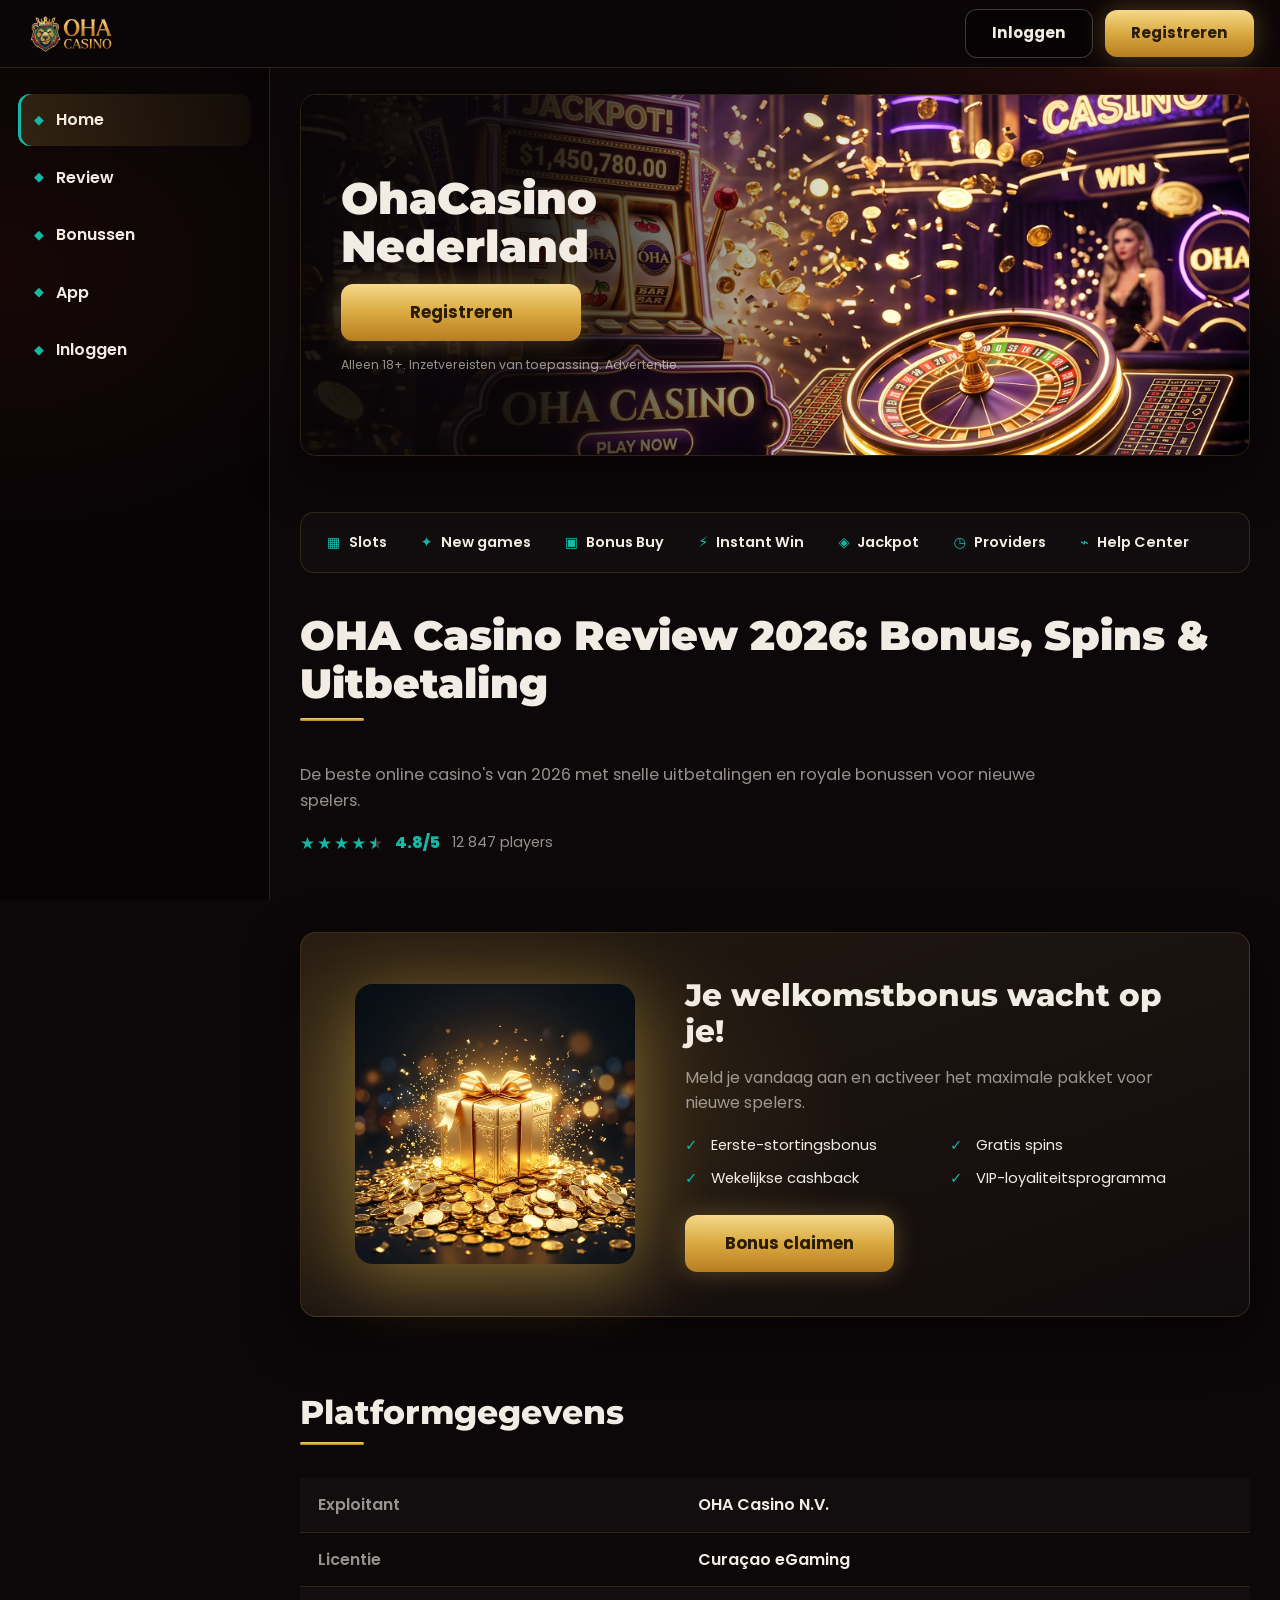
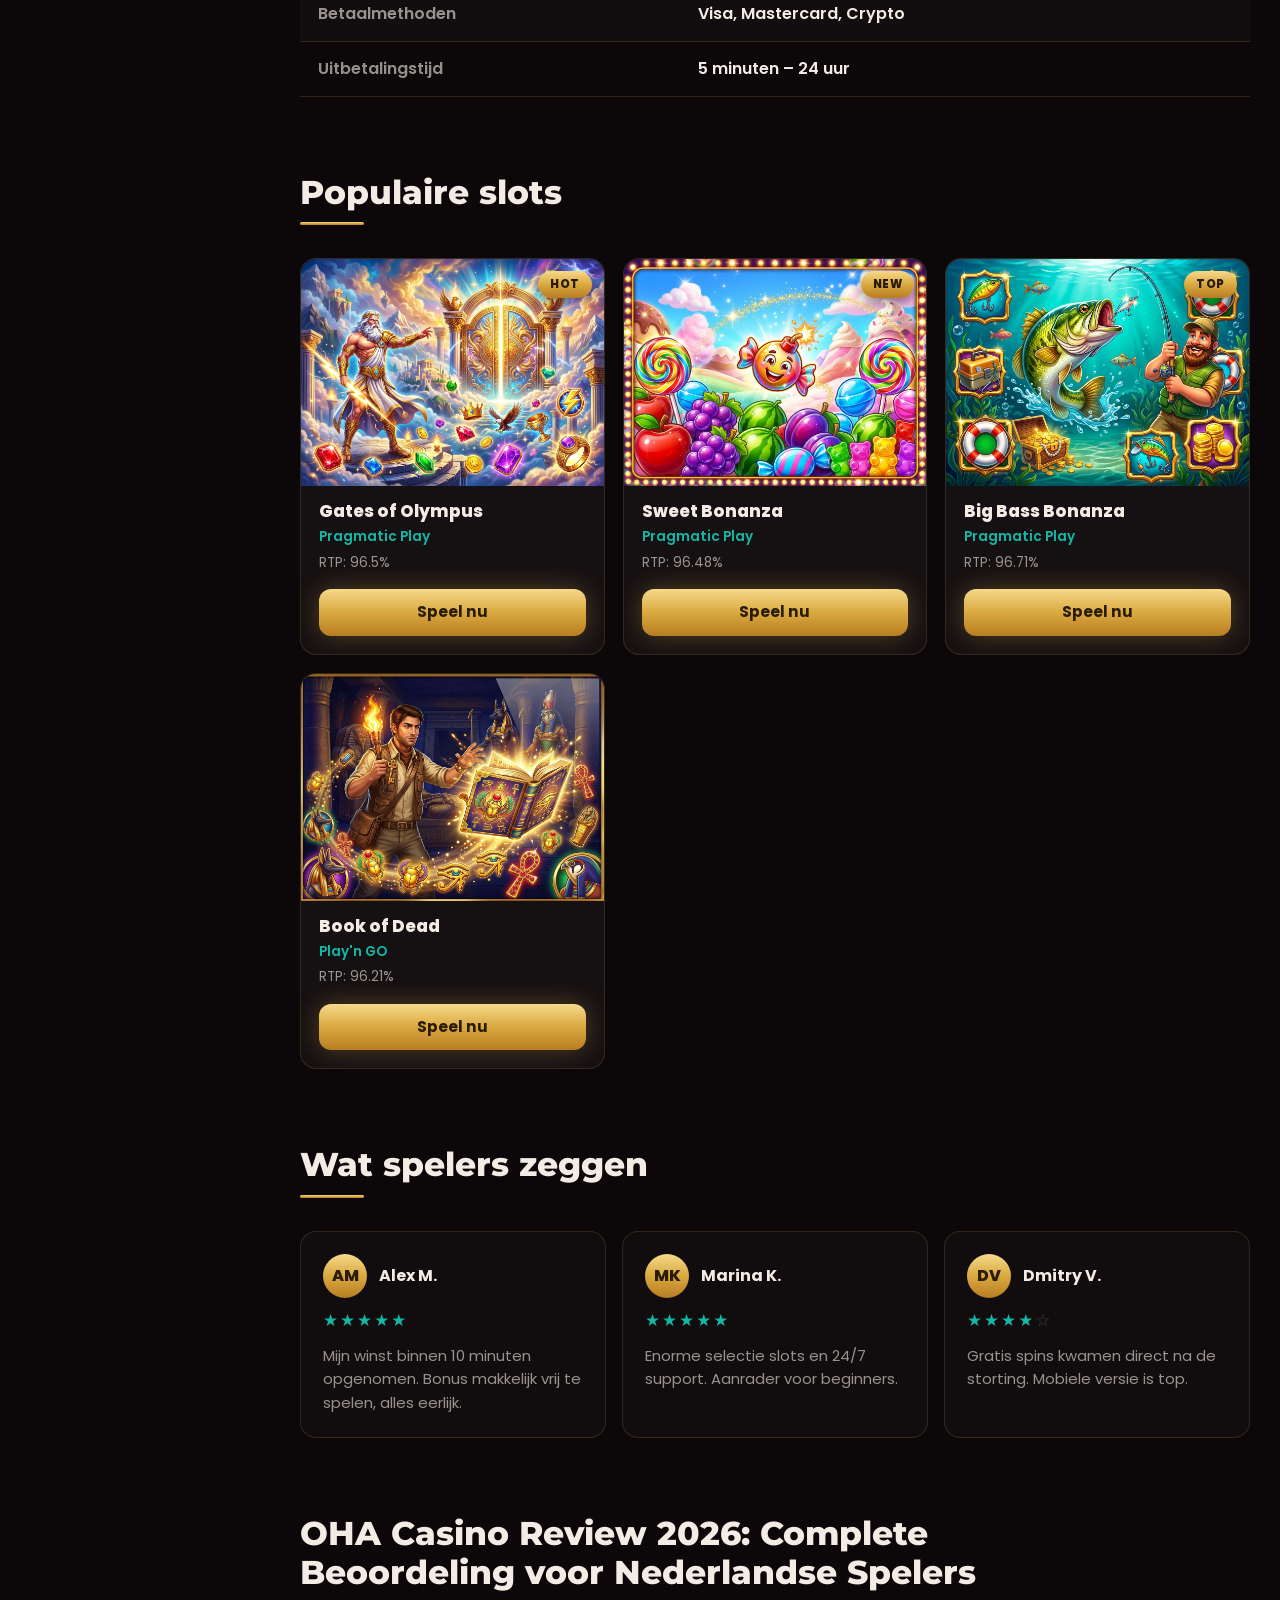
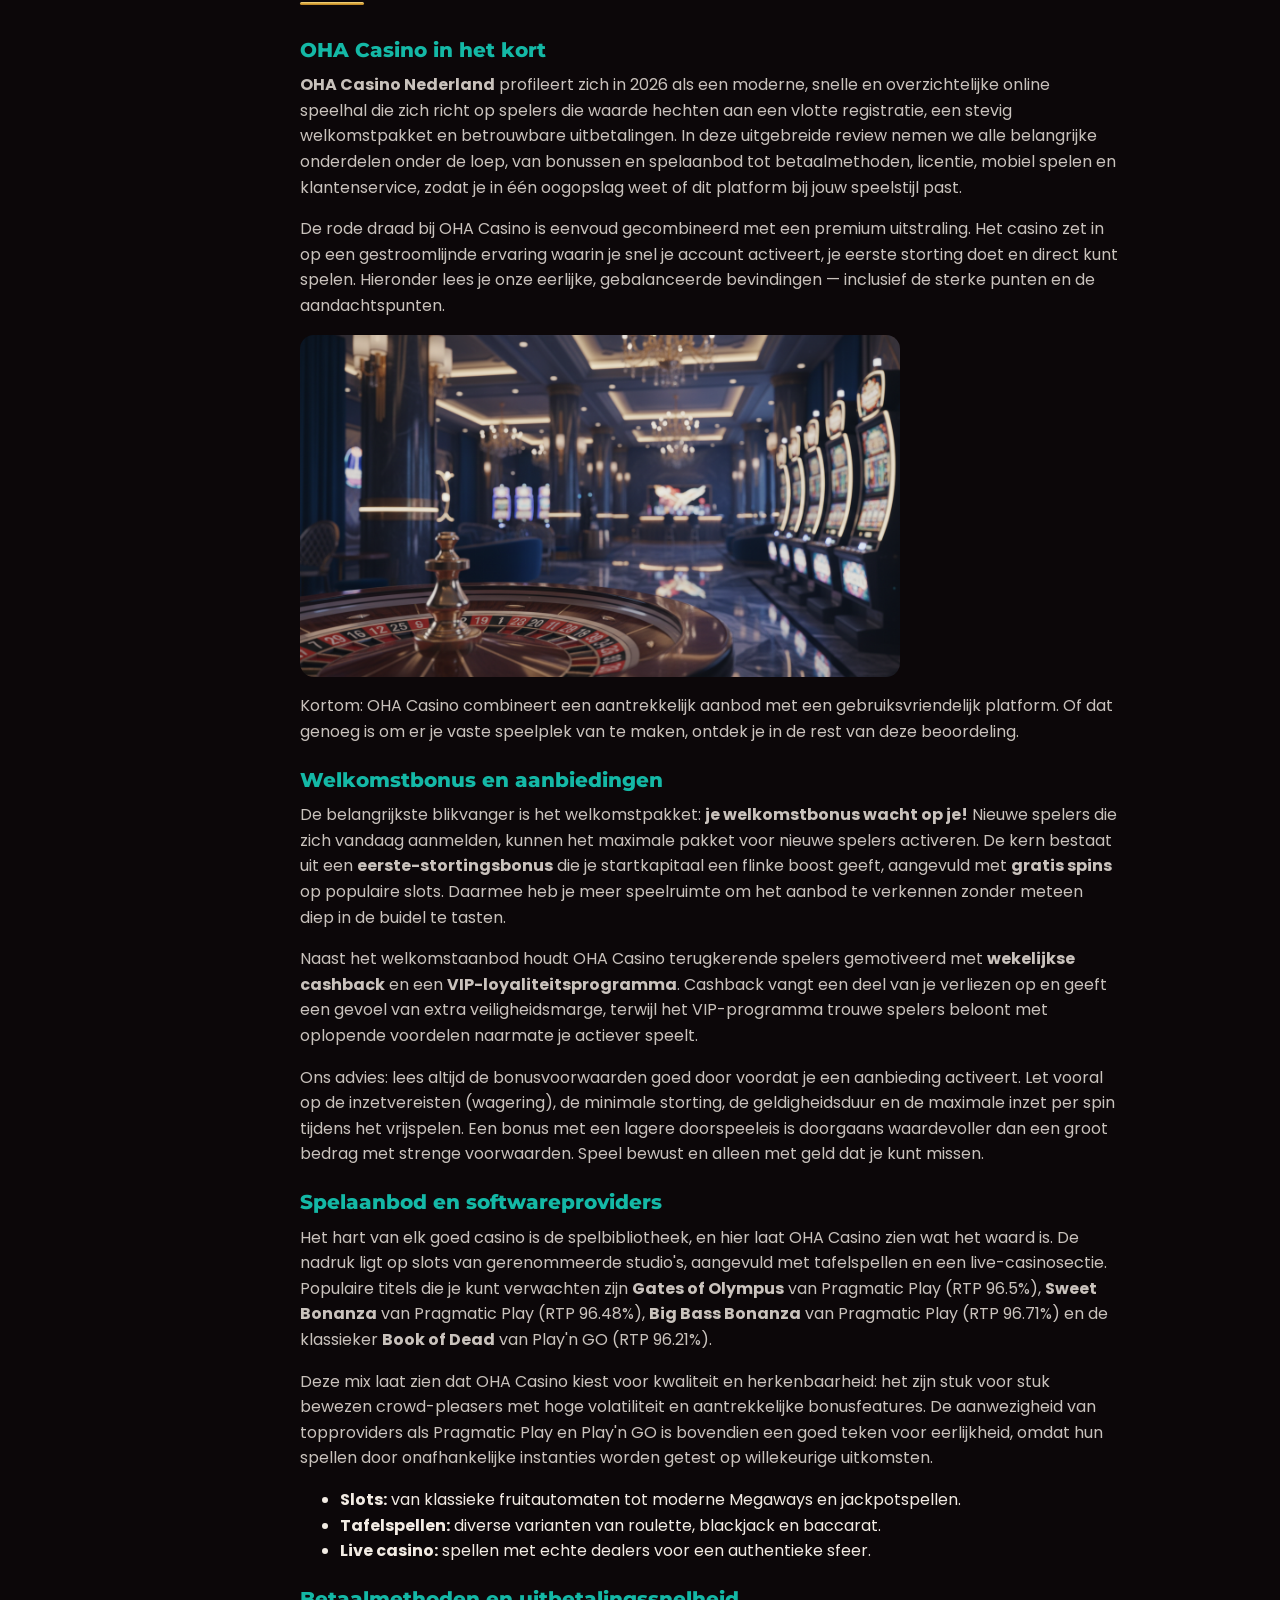
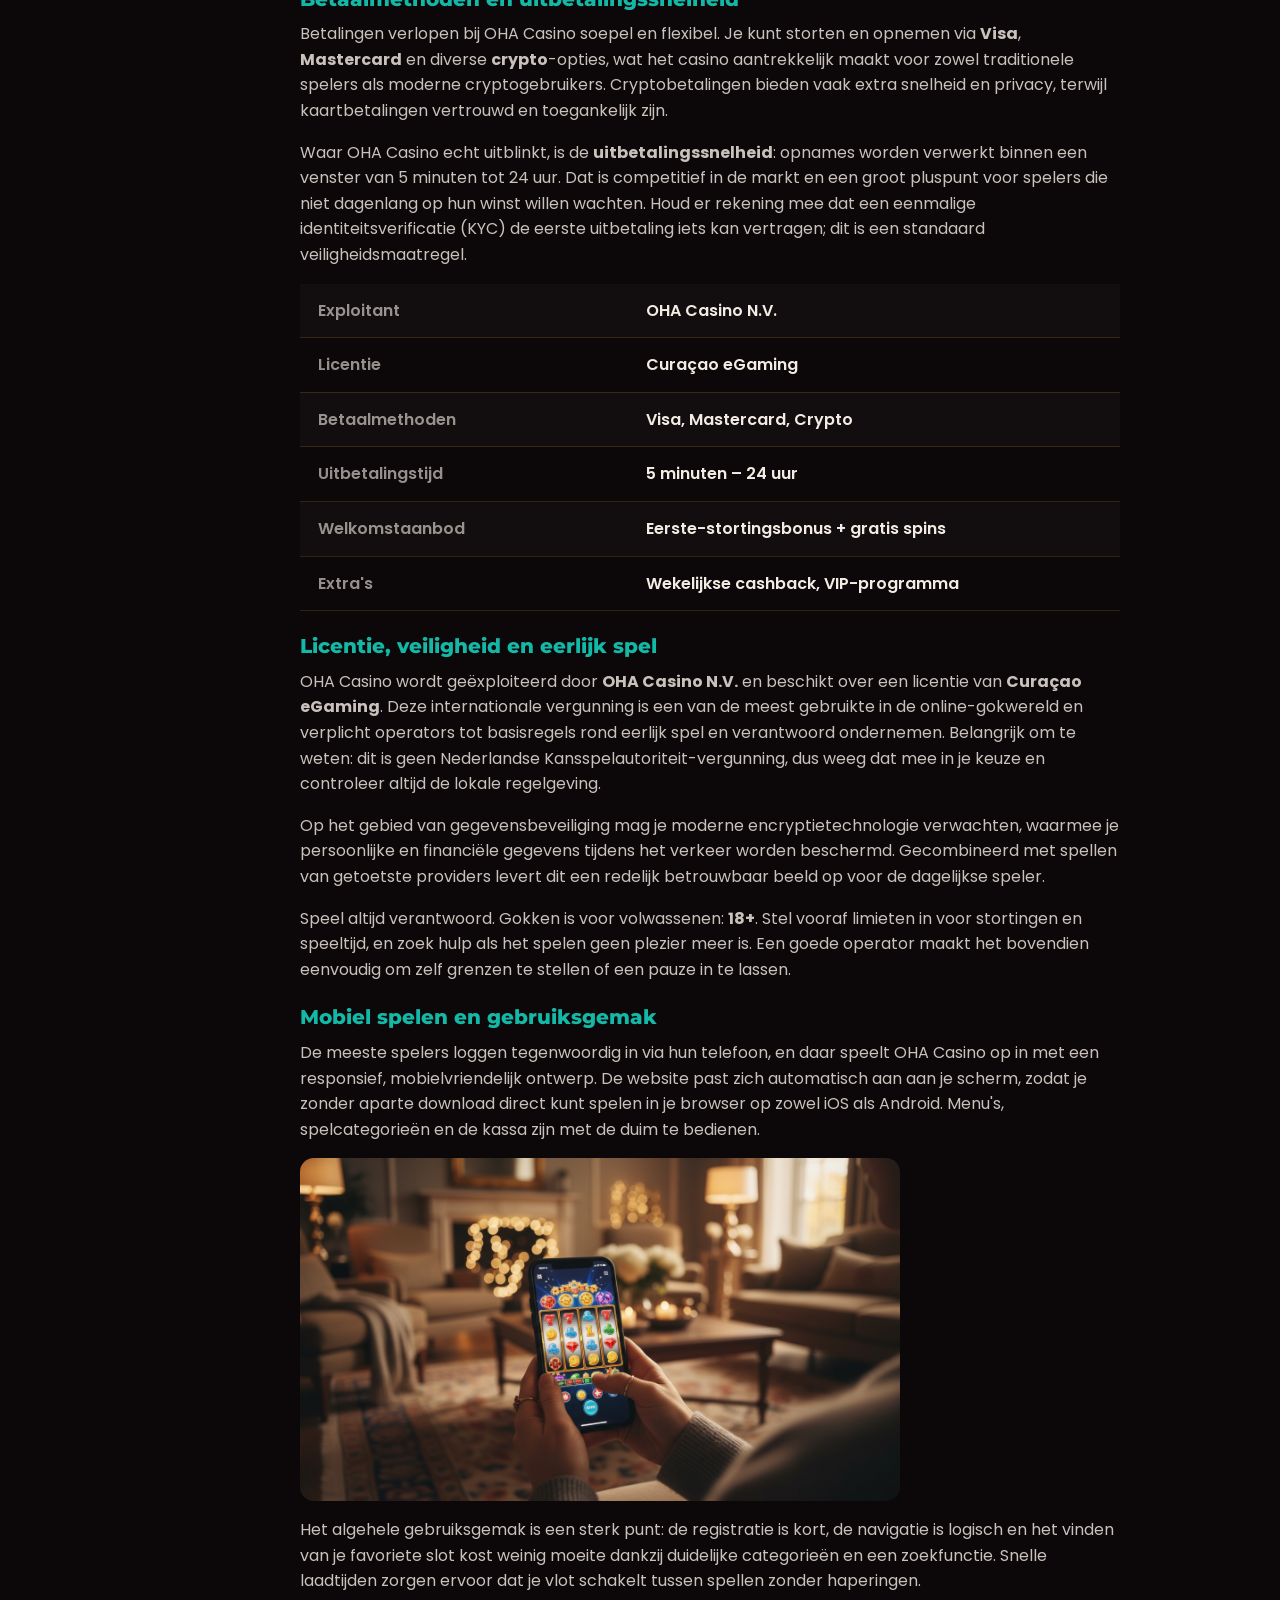
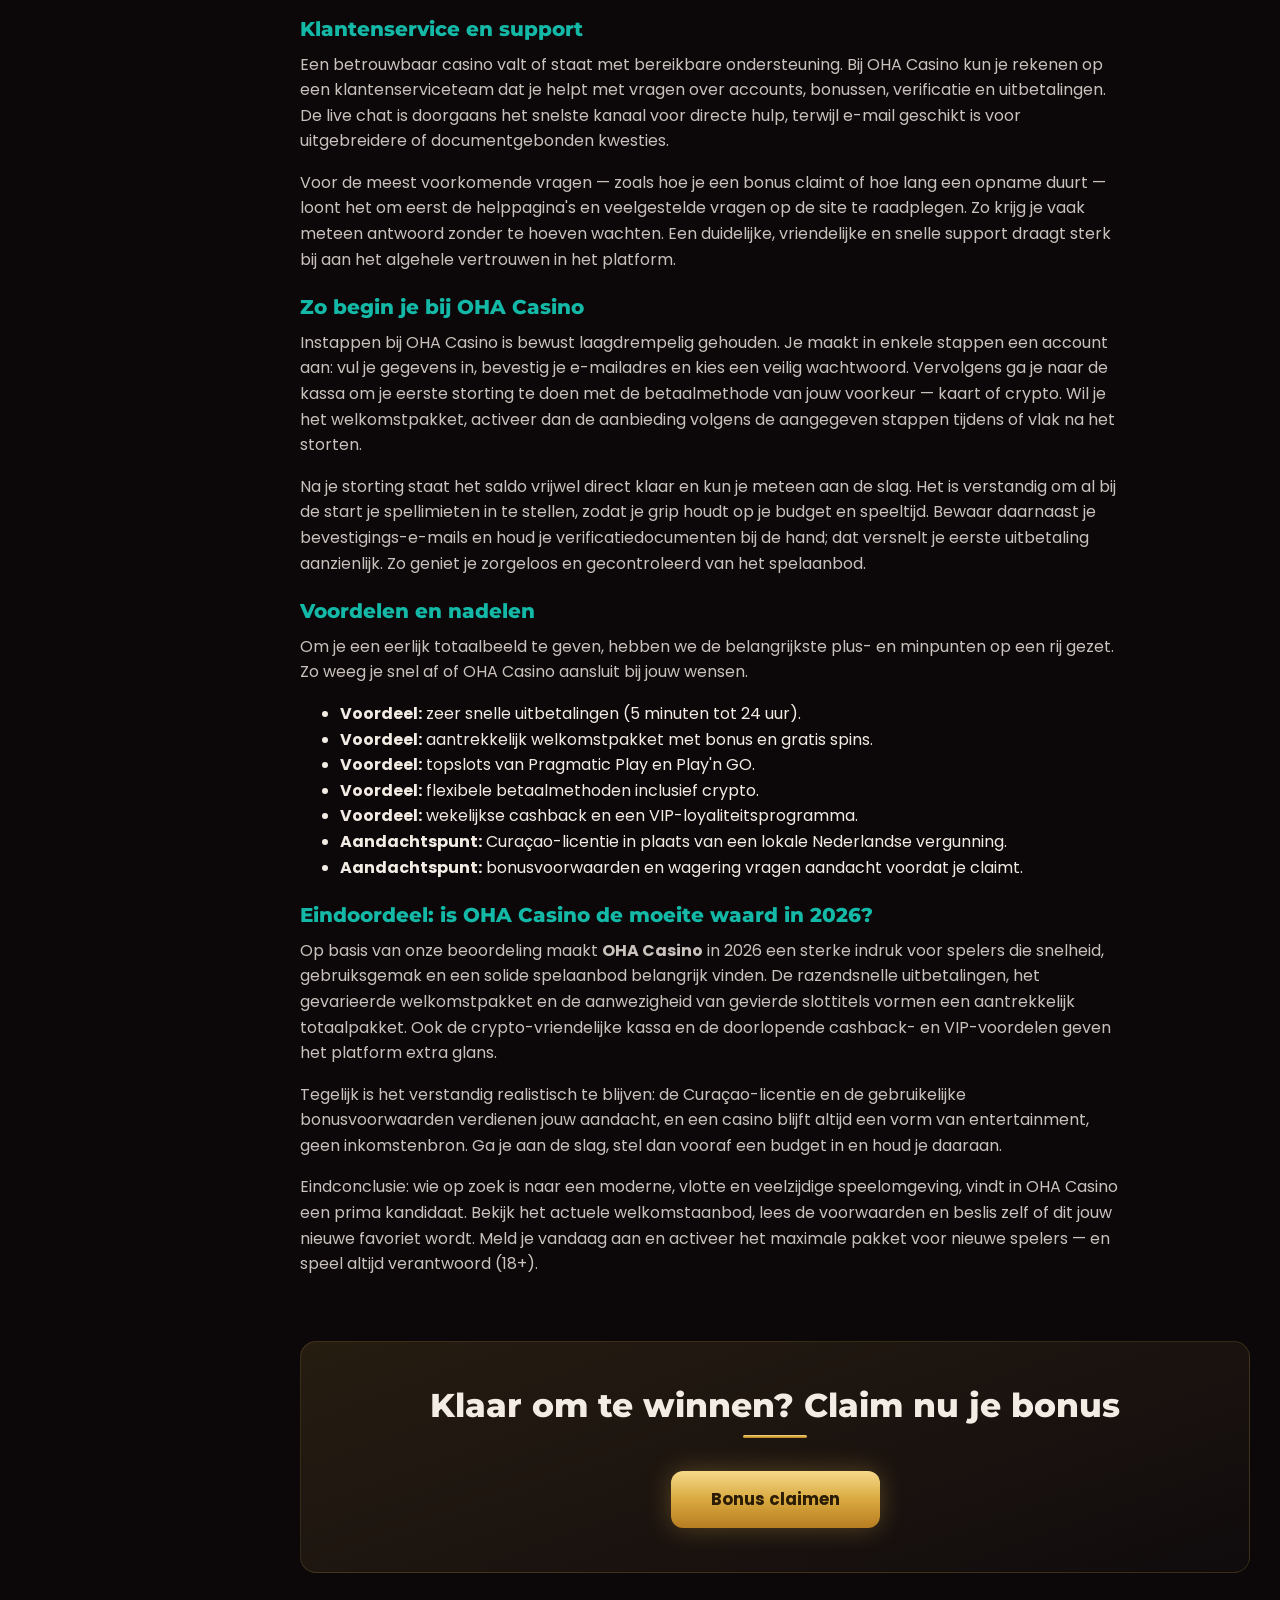
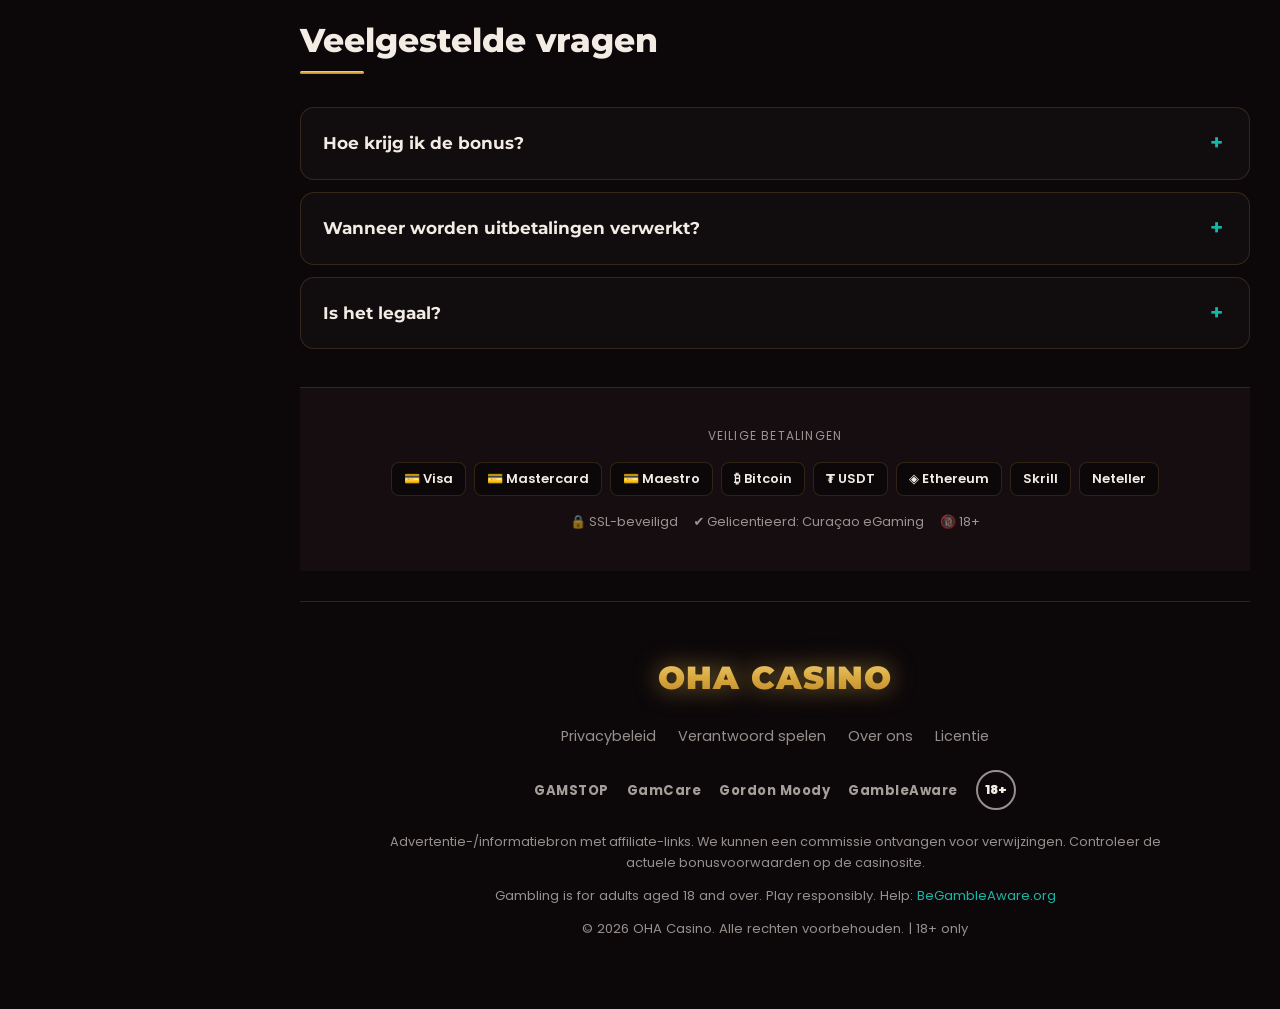
<file: index.html>
<!DOCTYPE html>
<html lang="nl">
<head>
  <script>document.documentElement.classList.add('js')</script>
  <meta charset="UTF-8" />
  <meta name="viewport" content="width=device-width, initial-scale=1.0" />
  <meta name="google-site-verification" content="skNyOkxPY4S3zb8G2BMeTLOPVDsMTpzzm63HvVk0HEk" />
  <title>OHA Casino Review 2026: Bonus, Spins & Uitbetaling</title>
  <meta name="description" content="Ontdek onze OHA Casino review 2026: welkomstbonus, gratis spins, snelle uitbetalingen en topslots. Meld je vandaag aan en pak je nieuwe spelerspakket nu!" />
  
  <link rel="canonical" href="https://ohacasinoreview.com/nl-nl/" />
  <link rel="alternate" hreflang="nl-NL" href="https://ohacasinoreview.com/" />
  <link rel="alternate" hreflang="x-default" href="https://ohacasinoreview.com/nl-nl/" />
  
  <meta property="og:type" content="website" />
  <meta property="og:title" content="OHA Casino Review 2026: Bonus, Spins & Uitbetaling" />
  <meta name="robots" content="noarchive" />
  <meta property="og:description" content="Ontdek onze OHA Casino review 2026: welkomstbonus, gratis spins, snelle uitbetalingen en topslots. Meld je vandaag aan en pak je nieuwe spelerspakket nu!" />
  <meta property="og:url" content="https://ohacasinoreview.com/" />
  <meta property="og:image" content="https://ohacasinoreview.com/img/hero.png" />
  <meta property="og:locale" content="nl_NL" />
  <meta name="twitter:card" content="summary_large_image" />
  <meta name="twitter:title" content="OHA Casino Review 2026: Bonus, Spins & Uitbetaling" />
  <meta name="twitter:description" content="Ontdek onze OHA Casino review 2026: welkomstbonus, gratis spins, snelle uitbetalingen en topslots. Meld je vandaag aan en pak je nieuwe spelerspakket nu!" />
  <meta name="twitter:image" content="https://ohacasinoreview.com/img/hero.png" />
  <script type="application/ld+json">{"@context":"https://schema.org","@graph":[{"@type":"Organization","name":"OHA Casino","description":"OHA Casino: eerlijke review 2026, welkomstbonus, snelle uitbetalingen en de beste gelicentieerde casino's. Registreer in een minuut.","url":"https://ohacasinoreview.com/","logo":"https://ohacasinoreview.com/img/logo.png"},{"@type":"FAQPage","mainEntity":[{"@type":"Question","name":"Hoe krijg ik de bonus?","acceptedAnswer":{"@type":"Answer","text":"Meld je aan via de knop en doe je eerste storting — de bonus wordt automatisch bijgeschreven."}},{"@type":"Question","name":"Wanneer worden uitbetalingen verwerkt?","acceptedAnswer":{"@type":"Answer","text":"Opnames duren meestal 5 minuten tot 24 uur."}},{"@type":"Question","name":"Is het legaal?","acceptedAnswer":{"@type":"Answer","text":"We vermelden alleen gelicentieerde casino's. Gokken is alleen voor 18+."}}]}]}</script>
  <link rel="icon" href="img/favicon.png" />
  <link rel="preconnect" href="https://fonts.googleapis.com" />
  <link rel="preconnect" href="https://fonts.gstatic.com" crossorigin />
  <link rel="stylesheet" href="https://fonts.googleapis.com/css2?family=Poppins:wght@400;500;600;700;800&family=Montserrat:wght@700;800;900&display=swap" />
  <link rel="stylesheet" href="style.css" />

  <script async src="https://www.googletagmanager.com/gtm.js?id=GTM-PLR5C4SM"></script>
<script>
  window.dataLayer = window.dataLayer || [];
  function gtag(){dataLayer.push(arguments);}
  gtag('js', new Date());
</script>
  
<style>
.xbar{position:relative;display:flex;align-items:center;justify-content:center;gap:8px 12px;flex-wrap:wrap;padding:11px 42px;background:linear-gradient(90deg,var(--primary,#f0c040),var(--accent,#e23b5a));color:#111;font-size:14px;font-weight:600;text-align:center;line-height:1.35}
.xbar-code{display:inline-flex;align-items:center;gap:6px;background:rgba(0,0,0,.22);color:#fff;border:1px dashed rgba(255,255,255,.55);padding:3px 11px;border-radius:7px;letter-spacing:1px;font:inherit;font-weight:800;cursor:pointer}
.xbar-code:hover{background:rgba(0,0,0,.34)}
.xbar-code .ci{font-size:12px;opacity:.85}
.xbar-btn{background:#111;color:#fff;padding:7px 16px;border-radius:999px;text-decoration:none;font-weight:700;font-size:13px;white-space:nowrap}
.xbar-x{position:absolute;right:12px;top:9px;background:transparent;border:none;color:inherit;font-size:22px;line-height:1;cursor:pointer;opacity:.65}
.xbar-hide{display:none!important}
.xtrust{padding:32px 5vw;background:var(--bg-soft,#1d1530);border-top:1px solid var(--border,rgba(255,255,255,.08))}
.xtrust-inner{max-width:1100px;margin:0 auto;display:flex;flex-direction:column;gap:16px;align-items:center;text-align:center}
.xtrust-title{font-size:12px;text-transform:uppercase;letter-spacing:1.2px;color:var(--muted,#8b82a0)}
.xpay{display:flex;flex-wrap:wrap;gap:8px;justify-content:center}
.xpay span{background:var(--bg,#120c1c);border:1px solid var(--border,rgba(255,255,255,.14));border-radius:8px;padding:6px 12px;font-size:13px;font-weight:600;color:var(--text,#ece8f5)}
.xbadges{display:flex;flex-wrap:wrap;gap:16px;justify-content:center;align-items:center;color:var(--muted,#9a92ac);font-size:13px}
.xbadges .xb{display:inline-flex;align-items:center;gap:6px}
@media(max-width:600px){.xbar{font-size:12.5px;padding:10px 38px 12px}.xbar-txt{flex-basis:100%}.xbar-x{right:8px;top:8px}}
</style><style id="color-override">:root{--primary:#14b8a6;--accent:#38bdf8;}</style><style>.logo .xlogo{height:36px;width:auto;max-width:190px;object-fit:contain;display:inline-block;vertical-align:middle}.logo.has-logo .brand-name,.logo.has-logo .logo-mark{display:none}</style></head>
<body>
  <!-- Top header bar -->
  <header class="site-header">
    <div class="header-inner">
      <a class="logo has-logo" href="#"><img class="xlogo" src="img/logo.webp" alt="OHA Casino"><span class="brand-name">OHA Casino</span></a>
      <div class="header-actions">
        <a class="btn btn-ghost" href="https://searchdealers.click/mostbrand35?utm_source=ohacasinoreview.com" rel="nofollow noopener" target="_blank">Inloggen</a>
        <a class="btn btn-primary" href="https://searchdealers.click/mostbrand35?utm_source=ohacasinoreview.com" rel="nofollow noopener" target="_blank">Registreren</a>
      </div>
      <button class="nav-burger" type="button" aria-label="Menu" aria-expanded="false" aria-controls="site-nav">
        <span class="burger-open">☰</span>
        <span class="burger-close">✕</span>
      </button>
    </div>
  </header>

  <div class="layout">
    <!-- Left sidebar -->
    <aside class="sidebar" id="site-nav">
      <a class="logo sidebar-logo" href="#"><span class="brand-name">OHA Casino</span></a>
      <nav class="side-nav">
        
        <a href="index.html"><span class="ico">◆</span><span>Home</span></a>
        
        <a href="review.html"><span class="ico">◆</span><span>Review</span></a>
        
        <a href="bonuses.html"><span class="ico">◆</span><span>Bonussen</span></a>
        
        <a href="app.html"><span class="ico">◆</span><span>App</span></a>
        
        <a href="login.html"><span class="ico">◆</span><span>Inloggen</span></a>
        
      </nav>
    </aside>

    <!-- Main content column -->
    <main class="main">

      <!-- HERO banner -->
      <section class="hero reveal">
        <div class="hero-banner">
          <img class="hero-bg" src="img/hero.png" alt="OHA Casino" />
          <div class="hero-overlay">
            <div class="hero-title">OhaCasino Nederland</div>
            <a class="btn btn-primary btn-lg pulse" href="https://searchdealers.click/mostbrand35?utm_source=ohacasinoreview.com" rel="nofollow noopener" target="_blank">Registreren</a>
            <p class="terms">Alleen 18+. Inzetvereisten van toepassing. Advertentie.</p>
          </div>
        </div>
      </section>

      <!-- Category chips (theme-static quick links) -->
      <nav class="chip-bar" aria-label="Game categories">
        <a class="chip" href="https://searchdealers.click/mostbrand35?utm_source=ohacasinoreview.com" rel="nofollow noopener" target="_blank"><span class="ico">▦</span> Slots</a>
        <a class="chip" href="https://searchdealers.click/mostbrand35?utm_source=ohacasinoreview.com" rel="nofollow noopener" target="_blank"><span class="ico">✦</span> New games</a>
        <a class="chip" href="https://searchdealers.click/mostbrand35?utm_source=ohacasinoreview.com" rel="nofollow noopener" target="_blank"><span class="ico">▣</span> Bonus Buy</a>
        <a class="chip" href="https://searchdealers.click/mostbrand35?utm_source=ohacasinoreview.com" rel="nofollow noopener" target="_blank"><span class="ico">⚡</span> Instant Win</a>
        <a class="chip" href="https://searchdealers.click/mostbrand35?utm_source=ohacasinoreview.com" rel="nofollow noopener" target="_blank"><span class="ico">◈</span> Jackpot</a>
        <a class="chip" href="https://searchdealers.click/mostbrand35?utm_source=ohacasinoreview.com" rel="nofollow noopener" target="_blank"><span class="ico">◷</span> Providers</a>
        <a class="chip" href="https://searchdealers.click/mostbrand35?utm_source=ohacasinoreview.com" rel="nofollow noopener" target="_blank"><span class="ico">⌁</span> Help Center</a>
      </nav>

      <!-- ARTICLE intro -->
      <section class="article-intro reveal">
        <h1 class="big-title">OHA Casino Review 2026: Bonus, Spins & Uitbetaling</h1>
        <p class="lead">De beste online casino's van 2026 met snelle uitbetalingen en royale bonussen voor nieuwe spelers.</p>
        <div class="rating-row">
          <div class="stars" data-rating="4.8"></div>
          <span class="rating-num">4.8/5</span>
          <span class="rating-count">12 847 players</span>
        </div>
      </section>


      <!-- BONUS BLOCK -->
      <section class="bonus-block reveal" id="bonus">
        <div class="bonus-block-inner">
          <div class="bonus-media">
            <img src="img/bonus.png" alt="Je welkomstbonus wacht op je!" />
          </div>
          <div class="bonus-content">
            <h2>Je welkomstbonus wacht op je!</h2>
            <p class="bonus-block-text">Meld je vandaag aan en activeer het maximale pakket voor nieuwe spelers.</p>
            <ul class="bonus-list">
              
              <li>Eerste-stortingsbonus</li>
              
              <li>Gratis spins</li>
              
              <li>Wekelijkse cashback</li>
              
              <li>VIP-loyaliteitsprogramma</li>
              
            </ul>
            <a class="btn btn-primary btn-lg" href="https://searchdealers.click/mostbrand35?utm_source=ohacasinoreview.com" rel="nofollow noopener" target="_blank">Bonus claimen</a>
          </div>
        </div>
      </section>

      <!-- SPECS -->
      <section class="specs reveal">
        <h2>Platformgegevens</h2>
        <div class="specs-wrap">
          <table class="specs-table">
            <tbody>
              
              <tr>
                <th>Exploitant</th>
                <td>OHA Casino N.V.</td>
              </tr>
              
              <tr>
                <th>Licentie</th>
                <td>Curaçao eGaming</td>
              </tr>
              
              <tr>
                <th>Betaalmethoden</th>
                <td>Visa, Mastercard, Crypto</td>
              </tr>
              
              <tr>
                <th>Uitbetalingstijd</th>
                <td>5 minuten – 24 uur</td>
              </tr>
              
            </tbody>
          </table>
        </div>
      </section>

      <!-- POPULAR SLOTS -->
      <section class="slots reveal" id="top">
        <h2>Populaire slots</h2>
        <div class="slots-grid">
          
          <article class="slot-card">
            <div class="slot-thumb">
              <img src="img/slot1.png" alt="Gates of Olympus" />
              <span class="slot-badge">HOT</span>
            </div>
            <div class="slot-info">
              <h3>Gates of Olympus</h3>
              <span class="slot-provider">Pragmatic Play</span>
              <span class="slot-rtp">RTP: 96.5%</span>
            </div>
            <a class="btn btn-primary slot-cta" href="https://searchdealers.click/mostbrand35?utm_source=ohacasinoreview.com" rel="nofollow noopener" target="_blank">Speel nu</a>
          </article>
          
          <article class="slot-card">
            <div class="slot-thumb">
              <img src="img/slot2.png" alt="Sweet Bonanza" />
              <span class="slot-badge">NEW</span>
            </div>
            <div class="slot-info">
              <h3>Sweet Bonanza</h3>
              <span class="slot-provider">Pragmatic Play</span>
              <span class="slot-rtp">RTP: 96.48%</span>
            </div>
            <a class="btn btn-primary slot-cta" href="https://searchdealers.click/mostbrand35?utm_source=ohacasinoreview.com" rel="nofollow noopener" target="_blank">Speel nu</a>
          </article>
          
          <article class="slot-card">
            <div class="slot-thumb">
              <img src="img/slot3.png" alt="Big Bass Bonanza" />
              <span class="slot-badge">TOP</span>
            </div>
            <div class="slot-info">
              <h3>Big Bass Bonanza</h3>
              <span class="slot-provider">Pragmatic Play</span>
              <span class="slot-rtp">RTP: 96.71%</span>
            </div>
            <a class="btn btn-primary slot-cta" href="https://searchdealers.click/mostbrand35?utm_source=ohacasinoreview.com" rel="nofollow noopener" target="_blank">Speel nu</a>
          </article>
          
          <article class="slot-card">
            <div class="slot-thumb">
              <img src="img/slot4.png" alt="Book of Dead" />
              
            </div>
            <div class="slot-info">
              <h3>Book of Dead</h3>
              <span class="slot-provider">Play'n GO</span>
              <span class="slot-rtp">RTP: 96.21%</span>
            </div>
            <a class="btn btn-primary slot-cta" href="https://searchdealers.click/mostbrand35?utm_source=ohacasinoreview.com" rel="nofollow noopener" target="_blank">Speel nu</a>
          </article>
          
        </div>
      </section>

      <!-- REVIEWS -->
      <section class="reviews reveal" id="reviews">
        <h2>Wat spelers zeggen</h2>
        <div class="reviews-grid">
          
          <article class="review-card">
            <div class="review-head">
              <div class="avatar">AM</div>
              <div class="review-meta">
                <span class="review-name">Alex M.</span>
                <span class="review-date"></span>
              </div>
            </div>
            <div class="stars" data-rating="5"></div>
            <p class="review-text">Mijn winst binnen 10 minuten opgenomen. Bonus makkelijk vrij te spelen, alles eerlijk.</p>
          </article>
          
          <article class="review-card">
            <div class="review-head">
              <div class="avatar">MK</div>
              <div class="review-meta">
                <span class="review-name">Marina K.</span>
                <span class="review-date"></span>
              </div>
            </div>
            <div class="stars" data-rating="5"></div>
            <p class="review-text">Enorme selectie slots en 24/7 support. Aanrader voor beginners.</p>
          </article>
          
          <article class="review-card">
            <div class="review-head">
              <div class="avatar">DV</div>
              <div class="review-meta">
                <span class="review-name">Dmitry V.</span>
                <span class="review-date"></span>
              </div>
            </div>
            <div class="stars" data-rating="4"></div>
            <p class="review-text">Gratis spins kwamen direct na de storting. Mobiele versie is top.</p>
          </article>
          
        </div>
      </section>

      <!-- ARTICLE -->
      <section class="article reveal">
        <h2 class="article-title">OHA Casino Review 2026: Complete Beoordeling voor Nederlandse Spelers</h2>
        
        <div class="article-block">
          <h3>OHA Casino in het kort</h3>
          <p><strong>OHA Casino Nederland</strong> profileert zich in 2026 als een moderne, snelle en overzichtelijke online speelhal die zich richt op spelers die waarde hechten aan een vlotte registratie, een stevig welkomstpakket en betrouwbare uitbetalingen. In deze uitgebreide review nemen we alle belangrijke onderdelen onder de loep, van bonussen en spelaanbod tot betaalmethoden, licentie, mobiel spelen en klantenservice, zodat je in één oogopslag weet of dit platform bij jouw speelstijl past.</p><p>De rode draad bij OHA Casino is eenvoud gecombineerd met een premium uitstraling. Het casino zet in op een gestroomlijnde ervaring waarin je snel je account activeert, je eerste storting doet en direct kunt spelen. Hieronder lees je onze eerlijke, gebalanceerde bevindingen — inclusief de sterke punten en de aandachtspunten.</p><img src="img/home_article1.png" alt="Sfeervolle premium online casino omgeving met roulette en speelautomaten" style="width:100%;max-width:600px;border-radius:14px;margin:16px 0;display:block" /><p>Kortom: OHA Casino combineert een aantrekkelijk aanbod met een gebruiksvriendelijk platform. Of dat genoeg is om er je vaste speelplek van te maken, ontdek je in de rest van deze beoordeling.</p>
        </div>
        
        <div class="article-block">
          <h3>Welkomstbonus en aanbiedingen</h3>
          <p>De belangrijkste blikvanger is het welkomstpakket: <strong>je welkomstbonus wacht op je!</strong> Nieuwe spelers die zich vandaag aanmelden, kunnen het maximale pakket voor nieuwe spelers activeren. De kern bestaat uit een <strong>eerste-stortingsbonus</strong> die je startkapitaal een flinke boost geeft, aangevuld met <strong>gratis spins</strong> op populaire slots. Daarmee heb je meer speelruimte om het aanbod te verkennen zonder meteen diep in de buidel te tasten.</p><p>Naast het welkomstaanbod houdt OHA Casino terugkerende spelers gemotiveerd met <strong>wekelijkse cashback</strong> en een <strong>VIP-loyaliteitsprogramma</strong>. Cashback vangt een deel van je verliezen op en geeft een gevoel van extra veiligheidsmarge, terwijl het VIP-programma trouwe spelers beloont met oplopende voordelen naarmate je actiever speelt.</p><p>Ons advies: lees altijd de bonusvoorwaarden goed door voordat je een aanbieding activeert. Let vooral op de inzetvereisten (wagering), de minimale storting, de geldigheidsduur en de maximale inzet per spin tijdens het vrijspelen. Een bonus met een lagere doorspeeleis is doorgaans waardevoller dan een groot bedrag met strenge voorwaarden. Speel bewust en alleen met geld dat je kunt missen.</p>
        </div>
        
        <div class="article-block">
          <h3>Spelaanbod en softwareproviders</h3>
          <p>Het hart van elk goed casino is de spelbibliotheek, en hier laat OHA Casino zien wat het waard is. De nadruk ligt op slots van gerenommeerde studio's, aangevuld met tafelspellen en een live-casinosectie. Populaire titels die je kunt verwachten zijn <strong>Gates of Olympus</strong> van Pragmatic Play (RTP 96.5%), <strong>Sweet Bonanza</strong> van Pragmatic Play (RTP 96.48%), <strong>Big Bass Bonanza</strong> van Pragmatic Play (RTP 96.71%) en de klassieker <strong>Book of Dead</strong> van Play'n GO (RTP 96.21%).</p><p>Deze mix laat zien dat OHA Casino kiest voor kwaliteit en herkenbaarheid: het zijn stuk voor stuk bewezen crowd-pleasers met hoge volatiliteit en aantrekkelijke bonusfeatures. De aanwezigheid van topproviders als Pragmatic Play en Play'n GO is bovendien een goed teken voor eerlijkheid, omdat hun spellen door onafhankelijke instanties worden getest op willekeurige uitkomsten.</p><ul><li><strong>Slots:</strong> van klassieke fruitautomaten tot moderne Megaways en jackpotspellen.</li><li><strong>Tafelspellen:</strong> diverse varianten van roulette, blackjack en baccarat.</li><li><strong>Live casino:</strong> spellen met echte dealers voor een authentieke sfeer.</li></ul>
        </div>
        
        <div class="article-block">
          <h3>Betaalmethoden en uitbetalingssnelheid</h3>
          <p>Betalingen verlopen bij OHA Casino soepel en flexibel. Je kunt storten en opnemen via <strong>Visa</strong>, <strong>Mastercard</strong> en diverse <strong>crypto</strong>-opties, wat het casino aantrekkelijk maakt voor zowel traditionele spelers als moderne cryptogebruikers. Cryptobetalingen bieden vaak extra snelheid en privacy, terwijl kaartbetalingen vertrouwd en toegankelijk zijn.</p><p>Waar OHA Casino echt uitblinkt, is de <strong>uitbetalingssnelheid</strong>: opnames worden verwerkt binnen een venster van 5 minuten tot 24 uur. Dat is competitief in de markt en een groot pluspunt voor spelers die niet dagenlang op hun winst willen wachten. Houd er rekening mee dat een eenmalige identiteitsverificatie (KYC) de eerste uitbetaling iets kan vertragen; dit is een standaard veiligheidsmaatregel.</p><table class="specs-table"><tbody><tr><th>Exploitant</th><td>OHA Casino N.V.</td></tr><tr><th>Licentie</th><td>Curaçao eGaming</td></tr><tr><th>Betaalmethoden</th><td>Visa, Mastercard, Crypto</td></tr><tr><th>Uitbetalingstijd</th><td>5 minuten – 24 uur</td></tr><tr><th>Welkomstaanbod</th><td>Eerste-stortingsbonus + gratis spins</td></tr><tr><th>Extra's</th><td>Wekelijkse cashback, VIP-programma</td></tr></tbody></table>
        </div>
        
        <div class="article-block">
          <h3>Licentie, veiligheid en eerlijk spel</h3>
          <p>OHA Casino wordt geëxploiteerd door <strong>OHA Casino N.V.</strong> en beschikt over een licentie van <strong>Curaçao eGaming</strong>. Deze internationale vergunning is een van de meest gebruikte in de online-gokwereld en verplicht operators tot basisregels rond eerlijk spel en verantwoord ondernemen. Belangrijk om te weten: dit is geen Nederlandse Kansspelautoriteit-vergunning, dus weeg dat mee in je keuze en controleer altijd de lokale regelgeving.</p><p>Op het gebied van gegevensbeveiliging mag je moderne encryptietechnologie verwachten, waarmee je persoonlijke en financiële gegevens tijdens het verkeer worden beschermd. Gecombineerd met spellen van getoetste providers levert dit een redelijk betrouwbaar beeld op voor de dagelijkse speler.</p><p>Speel altijd verantwoord. Gokken is voor volwassenen: <strong>18+</strong>. Stel vooraf limieten in voor stortingen en speeltijd, en zoek hulp als het spelen geen plezier meer is. Een goede operator maakt het bovendien eenvoudig om zelf grenzen te stellen of een pauze in te lassen.</p>
        </div>
        
        <div class="article-block">
          <h3>Mobiel spelen en gebruiksgemak</h3>
          <p>De meeste spelers loggen tegenwoordig in via hun telefoon, en daar speelt OHA Casino op in met een responsief, mobielvriendelijk ontwerp. De website past zich automatisch aan aan je scherm, zodat je zonder aparte download direct kunt spelen in je browser op zowel iOS als Android. Menu's, spelcategorieën en de kassa zijn met de duim te bedienen.</p><img src="img/home_article2.png" alt="Speler geniet van mobiel casinospel op een smartphone in een luxe interieur" style="width:100%;max-width:600px;border-radius:14px;margin:16px 0;display:block" /><p>Het algehele gebruiksgemak is een sterk punt: de registratie is kort, de navigatie is logisch en het vinden van je favoriete slot kost weinig moeite dankzij duidelijke categorieën en een zoekfunctie. Snelle laadtijden zorgen ervoor dat je vlot schakelt tussen spellen zonder haperingen.</p>
        </div>
        
        <div class="article-block">
          <h3>Klantenservice en support</h3>
          <p>Een betrouwbaar casino valt of staat met bereikbare ondersteuning. Bij OHA Casino kun je rekenen op een klantenserviceteam dat je helpt met vragen over accounts, bonussen, verificatie en uitbetalingen. De live chat is doorgaans het snelste kanaal voor directe hulp, terwijl e-mail geschikt is voor uitgebreidere of documentgebonden kwesties.</p><p>Voor de meest voorkomende vragen — zoals hoe je een bonus claimt of hoe lang een opname duurt — loont het om eerst de helppagina's en veelgestelde vragen op de site te raadplegen. Zo krijg je vaak meteen antwoord zonder te hoeven wachten. Een duidelijke, vriendelijke en snelle support draagt sterk bij aan het algehele vertrouwen in het platform.</p>
        </div>
        
        <div class="article-block">
          <h3>Zo begin je bij OHA Casino</h3>
          <p>Instappen bij OHA Casino is bewust laagdrempelig gehouden. Je maakt in enkele stappen een account aan: vul je gegevens in, bevestig je e-mailadres en kies een veilig wachtwoord. Vervolgens ga je naar de kassa om je eerste storting te doen met de betaalmethode van jouw voorkeur — kaart of crypto. Wil je het welkomstpakket, activeer dan de aanbieding volgens de aangegeven stappen tijdens of vlak na het storten.</p><p>Na je storting staat het saldo vrijwel direct klaar en kun je meteen aan de slag. Het is verstandig om al bij de start je spellimieten in te stellen, zodat je grip houdt op je budget en speeltijd. Bewaar daarnaast je bevestigings-e-mails en houd je verificatiedocumenten bij de hand; dat versnelt je eerste uitbetaling aanzienlijk. Zo geniet je zorgeloos en gecontroleerd van het spelaanbod.</p>
        </div>
        
        <div class="article-block">
          <h3>Voordelen en nadelen</h3>
          <p>Om je een eerlijk totaalbeeld te geven, hebben we de belangrijkste plus- en minpunten op een rij gezet. Zo weeg je snel af of OHA Casino aansluit bij jouw wensen.</p><ul><li><strong>Voordeel:</strong> zeer snelle uitbetalingen (5 minuten tot 24 uur).</li><li><strong>Voordeel:</strong> aantrekkelijk welkomstpakket met bonus en gratis spins.</li><li><strong>Voordeel:</strong> topslots van Pragmatic Play en Play'n GO.</li><li><strong>Voordeel:</strong> flexibele betaalmethoden inclusief crypto.</li><li><strong>Voordeel:</strong> wekelijkse cashback en een VIP-loyaliteitsprogramma.</li><li><strong>Aandachtspunt:</strong> Curaçao-licentie in plaats van een lokale Nederlandse vergunning.</li><li><strong>Aandachtspunt:</strong> bonusvoorwaarden en wagering vragen aandacht voordat je claimt.</li></ul>
        </div>
        
        <div class="article-block">
          <h3>Eindoordeel: is OHA Casino de moeite waard in 2026?</h3>
          <p>Op basis van onze beoordeling maakt <strong>OHA Casino</strong> in 2026 een sterke indruk voor spelers die snelheid, gebruiksgemak en een solide spelaanbod belangrijk vinden. De razendsnelle uitbetalingen, het gevarieerde welkomstpakket en de aanwezigheid van gevierde slottitels vormen een aantrekkelijk totaalpakket. Ook de crypto-vriendelijke kassa en de doorlopende cashback- en VIP-voordelen geven het platform extra glans.</p><p>Tegelijk is het verstandig realistisch te blijven: de Curaçao-licentie en de gebruikelijke bonusvoorwaarden verdienen jouw aandacht, en een casino blijft altijd een vorm van entertainment, geen inkomstenbron. Ga je aan de slag, stel dan vooraf een budget in en houd je daaraan.</p><p>Eindconclusie: wie op zoek is naar een moderne, vlotte en veelzijdige speelomgeving, vindt in OHA Casino een prima kandidaat. Bekijk het actuele welkomstaanbod, lees de voorwaarden en beslis zelf of dit jouw nieuwe favoriet wordt. Meld je vandaag aan en activeer het maximale pakket voor nieuwe spelers — en speel altijd verantwoord (18+).</p>
        </div>
        
      </section>

      <!-- FINAL CTA -->
      <section class="cta-final reveal">
        <h2>Klaar om te winnen? Claim nu je bonus</h2>
        <a class="btn btn-primary btn-lg pulse" href="https://searchdealers.click/mostbrand35?utm_source=ohacasinoreview.com" rel="nofollow noopener" target="_blank">Bonus claimen</a>
      </section>

      <!-- FAQ -->
      <section class="faq reveal" id="faq">
        <h2>Veelgestelde vragen</h2>
        <div class="faq-list">
          
          <details class="faq-item">
            <summary>Hoe krijg ik de bonus?</summary>
            <p>Meld je aan via de knop en doe je eerste storting — de bonus wordt automatisch bijgeschreven.</p>
          </details>
          
          <details class="faq-item">
            <summary>Wanneer worden uitbetalingen verwerkt?</summary>
            <p>Opnames duren meestal 5 minuten tot 24 uur.</p>
          </details>
          
          <details class="faq-item">
            <summary>Is het legaal?</summary>
            <p>We vermelden alleen gelicentieerde casino's. Gokken is alleen voor 18+.</p>
          </details>
          
        </div>
      </section>

      <!-- FOOTER -->
      <section class="xtrust"><div class="xtrust-inner"><div class="xtrust-title">Veilige betalingen</div><div class="xpay"><span>💳 Visa</span><span>💳 Mastercard</span><span>💳 Maestro</span><span>₿ Bitcoin</span><span>₮ USDT</span><span>◈ Ethereum</span><span>Skrill</span><span>Neteller</span></div><div class="xbadges"><span class="xb">🔒 SSL-beveiligd</span><span class="xb">✔ Gelicentieerd: Curaçao eGaming</span><span class="xb">🔞 18+</span></div></div></section><footer class="site-footer">
        <a class="logo footer-logo" href="#"><span class="brand-name">OHA Casino</span></a>
        <nav class="footer-links">
          
          <a href="#" rel="nofollow noopener" target="_blank">Privacybeleid</a>
          
          <a href="#" rel="nofollow noopener" target="_blank">Verantwoord spelen</a>
          
          <a href="#" rel="nofollow noopener" target="_blank">Over ons</a>
          
          <a href="#" rel="nofollow noopener" target="_blank">Licentie</a>
          
        </nav>
        <div class="reg-badges" aria-label="Responsible gaming">
          <span class="reg-badge">GAMSTOP</span>
          <span class="reg-badge">GamCare</span>
          <span class="reg-badge">Gordon Moody</span>
          <span class="reg-badge">GambleAware</span>
          <span class="badge-18">18+</span>
        </div>
        <p class="disclaimer">Advertentie-/informatiebron met affiliate-links. We kunnen een commissie ontvangen voor verwijzingen. Controleer de actuele bonusvoorwaarden op de casinosite.</p>
        <p class="responsible">
          Gambling is for adults aged 18 and over. Play responsibly.
          Help: <a href="https://www.begambleaware.org/" rel="nofollow noopener" target="_blank">BeGambleAware.org</a>
        </p>
        <p class="copyright">© 2026 OHA Casino. Alle rechten voorbehouden. | 18+ only</p>
      </footer>

    </main>
  </div>

  <!-- Sticky mobile CTA -->
  <div class="sticky-cta" aria-hidden="true">
    <a class="btn btn-primary pulse" href="https://searchdealers.click/mostbrand35?utm_source=ohacasinoreview.com" rel="nofollow noopener" target="_blank">Bonus claimen</a>
  </div>

  <script src="script.js"></script>
</body>
</html>
</file>
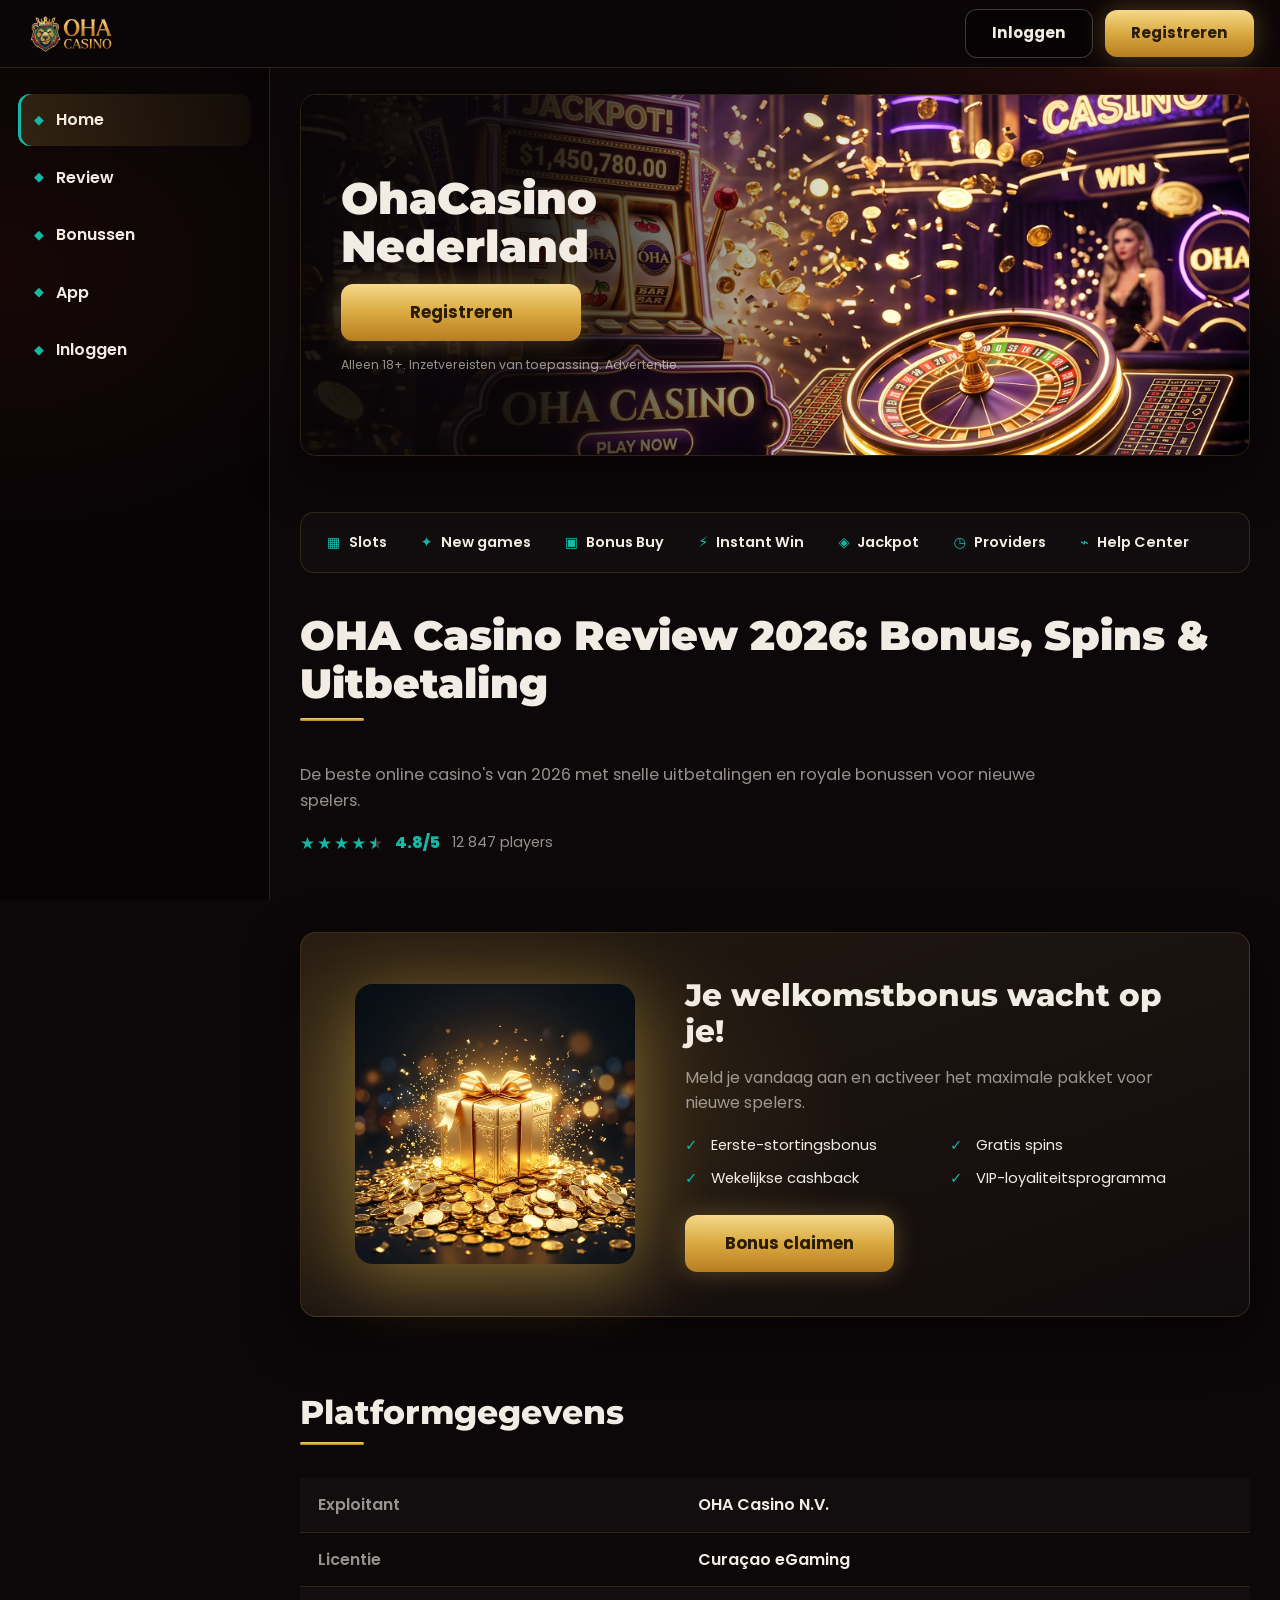
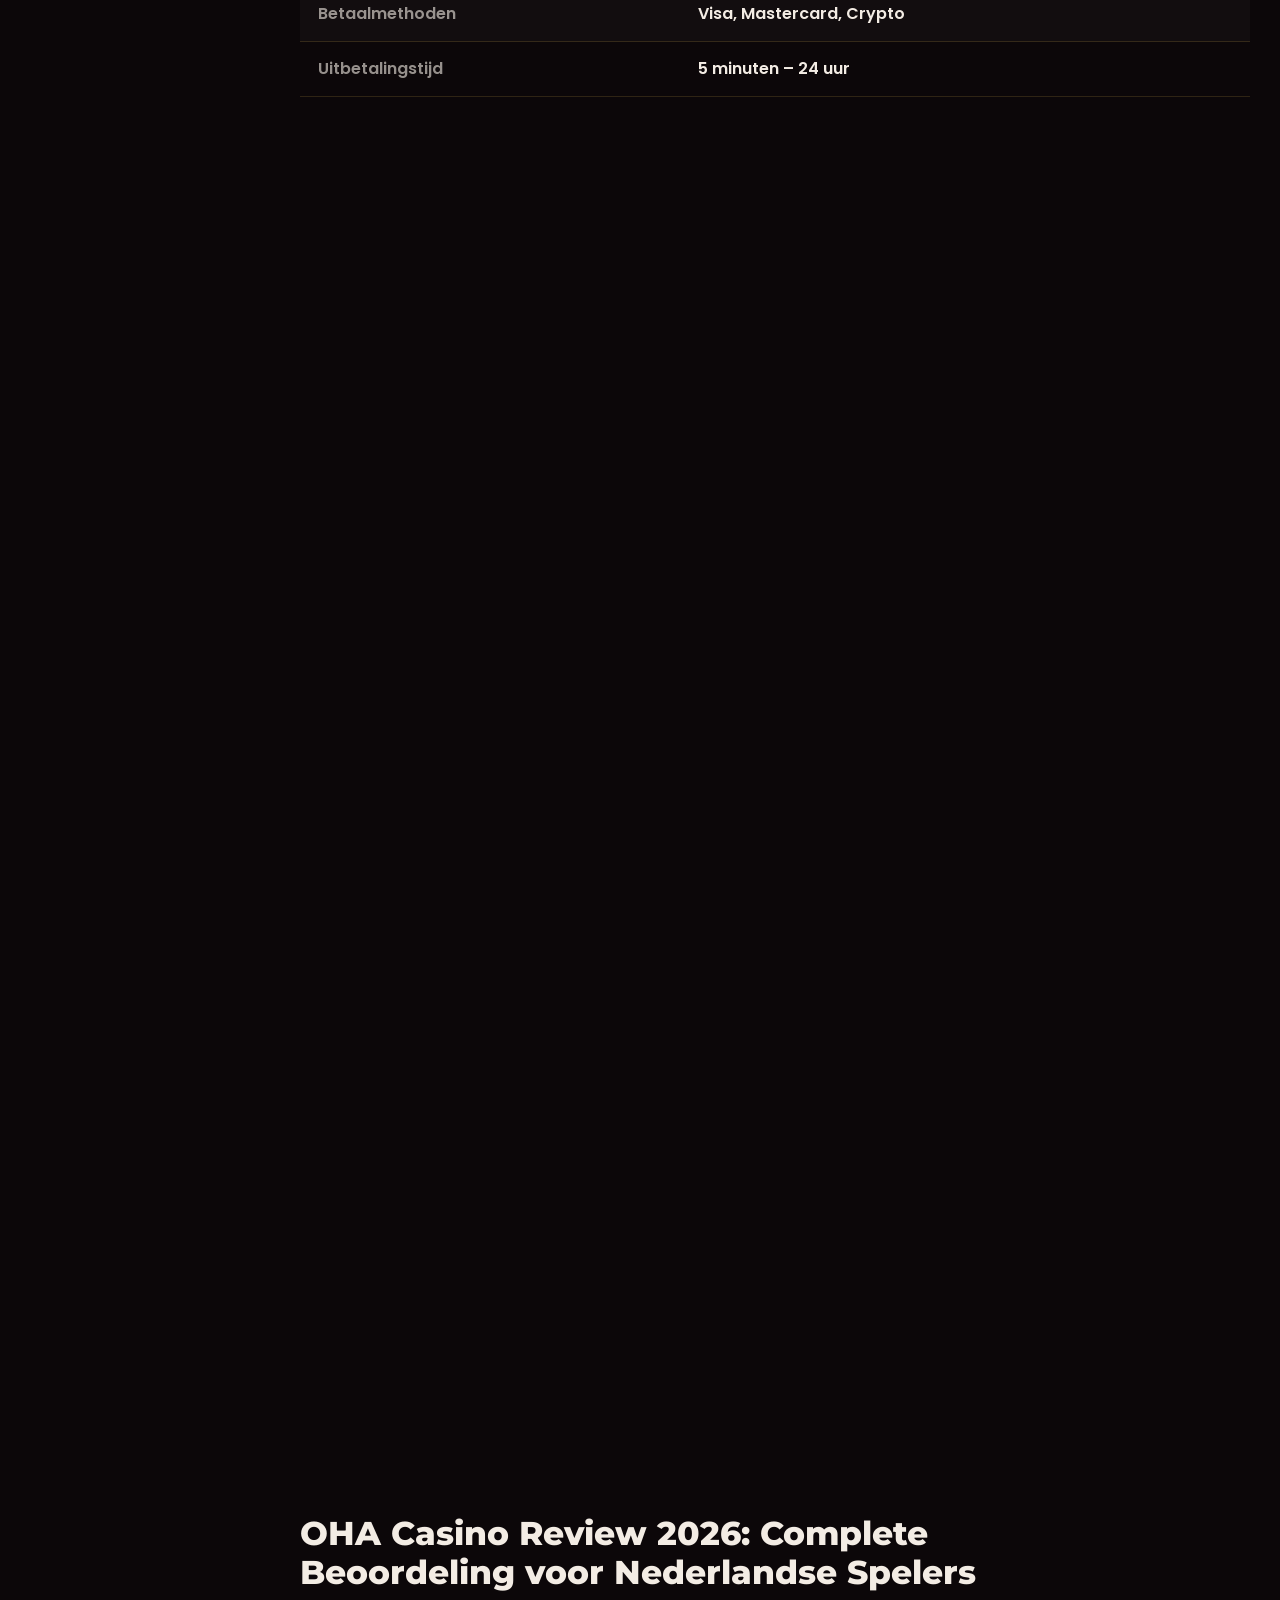
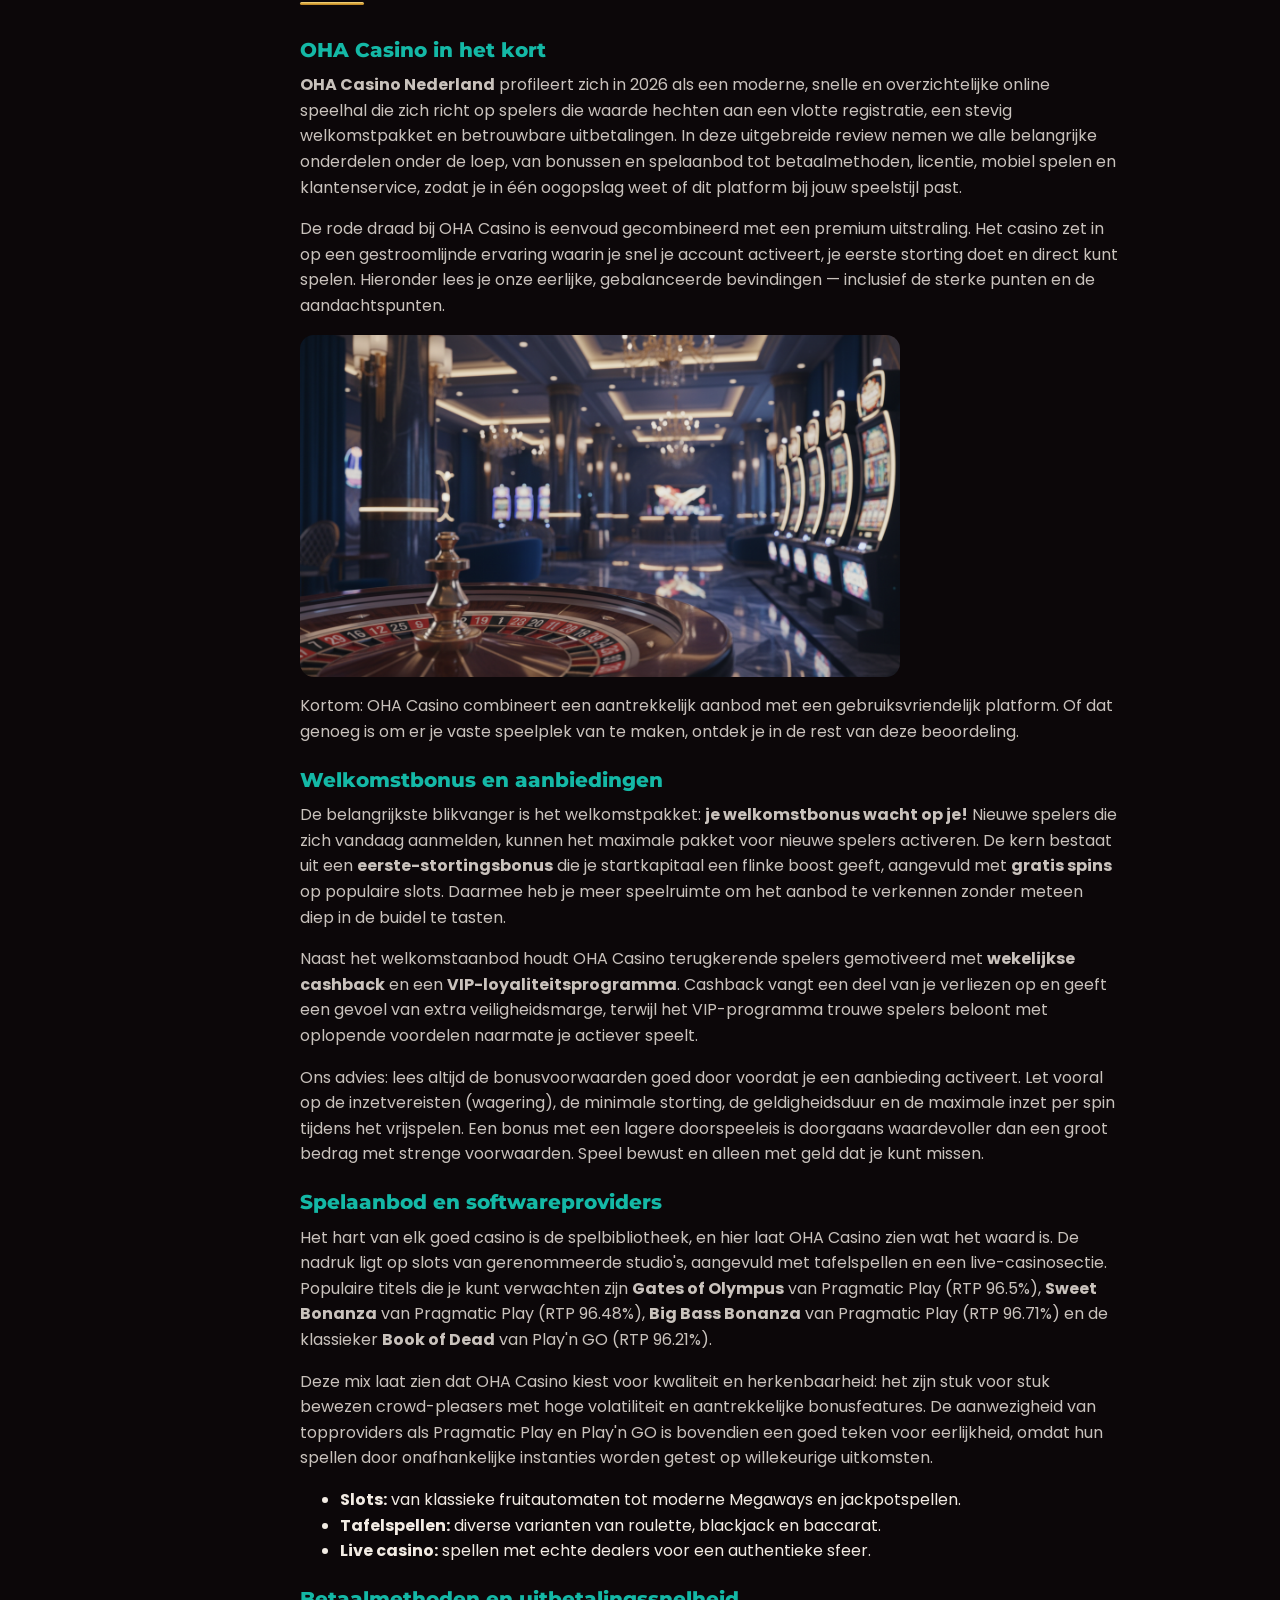
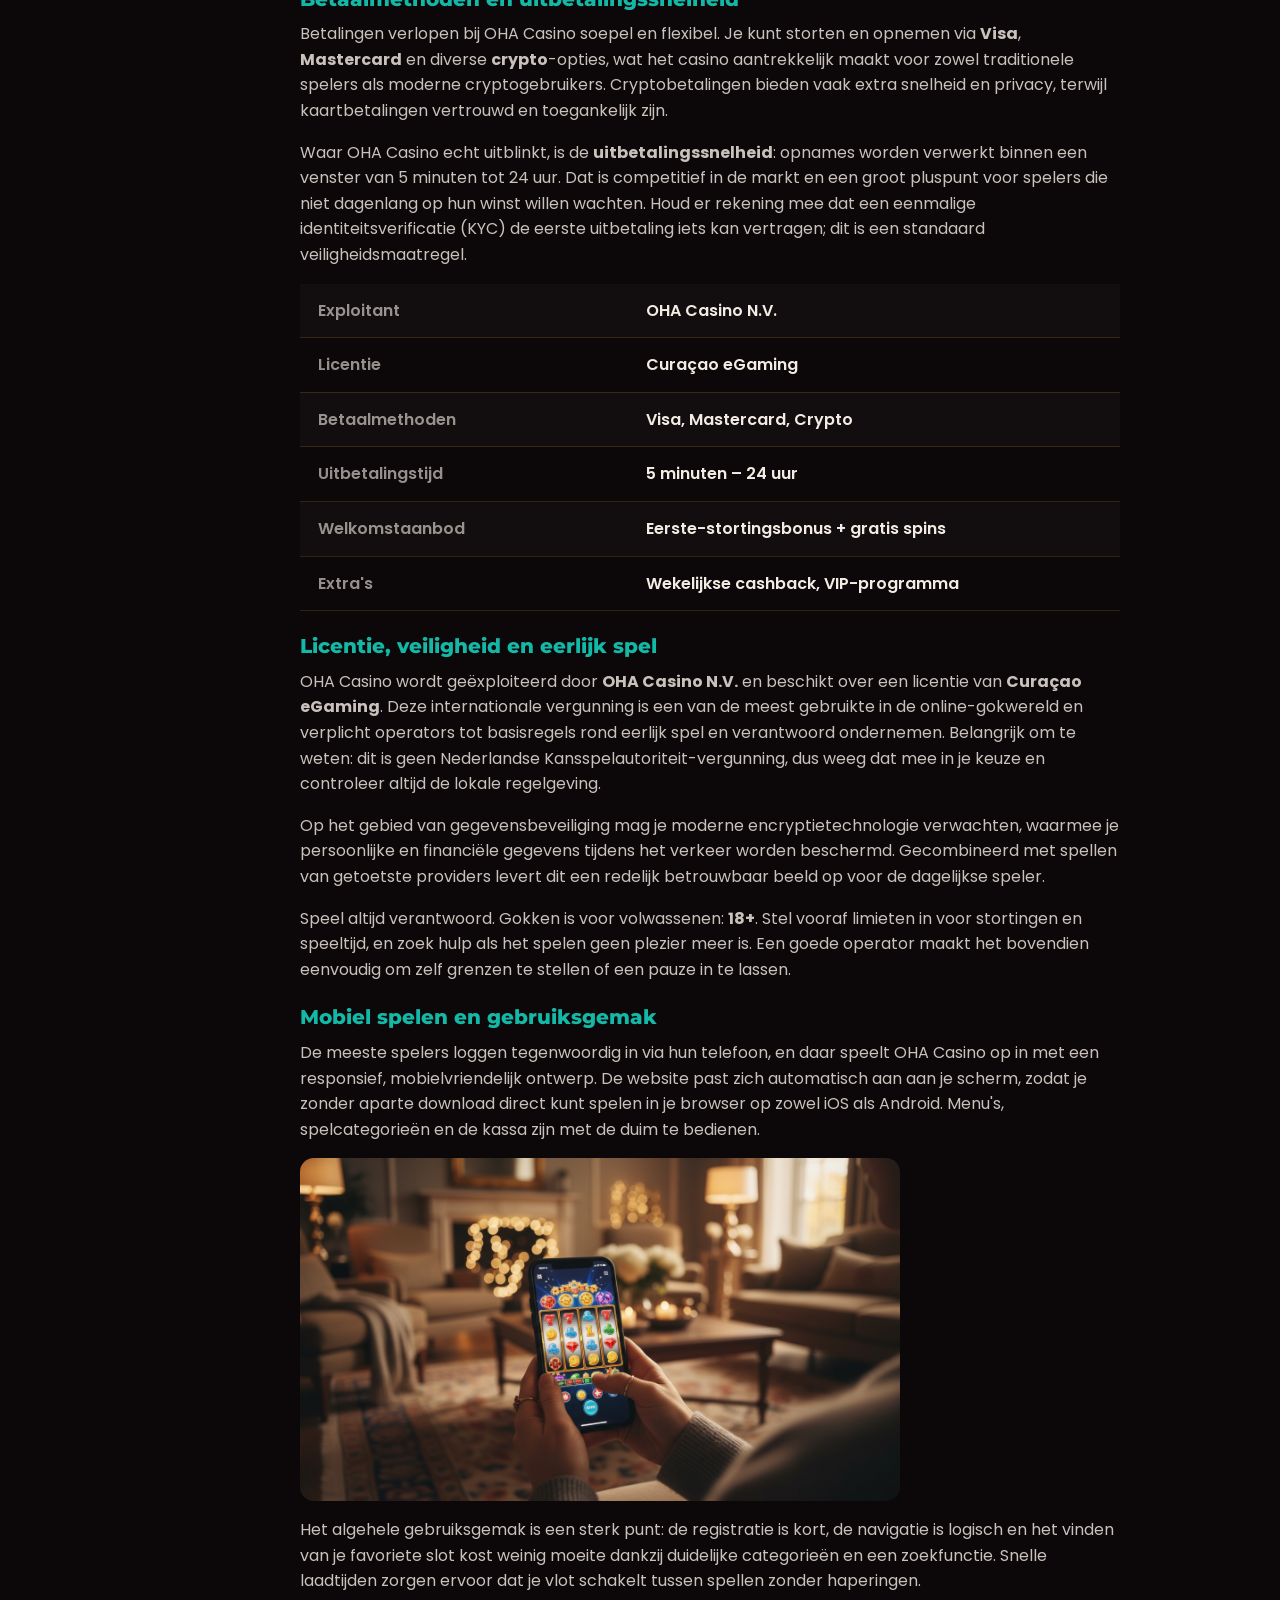
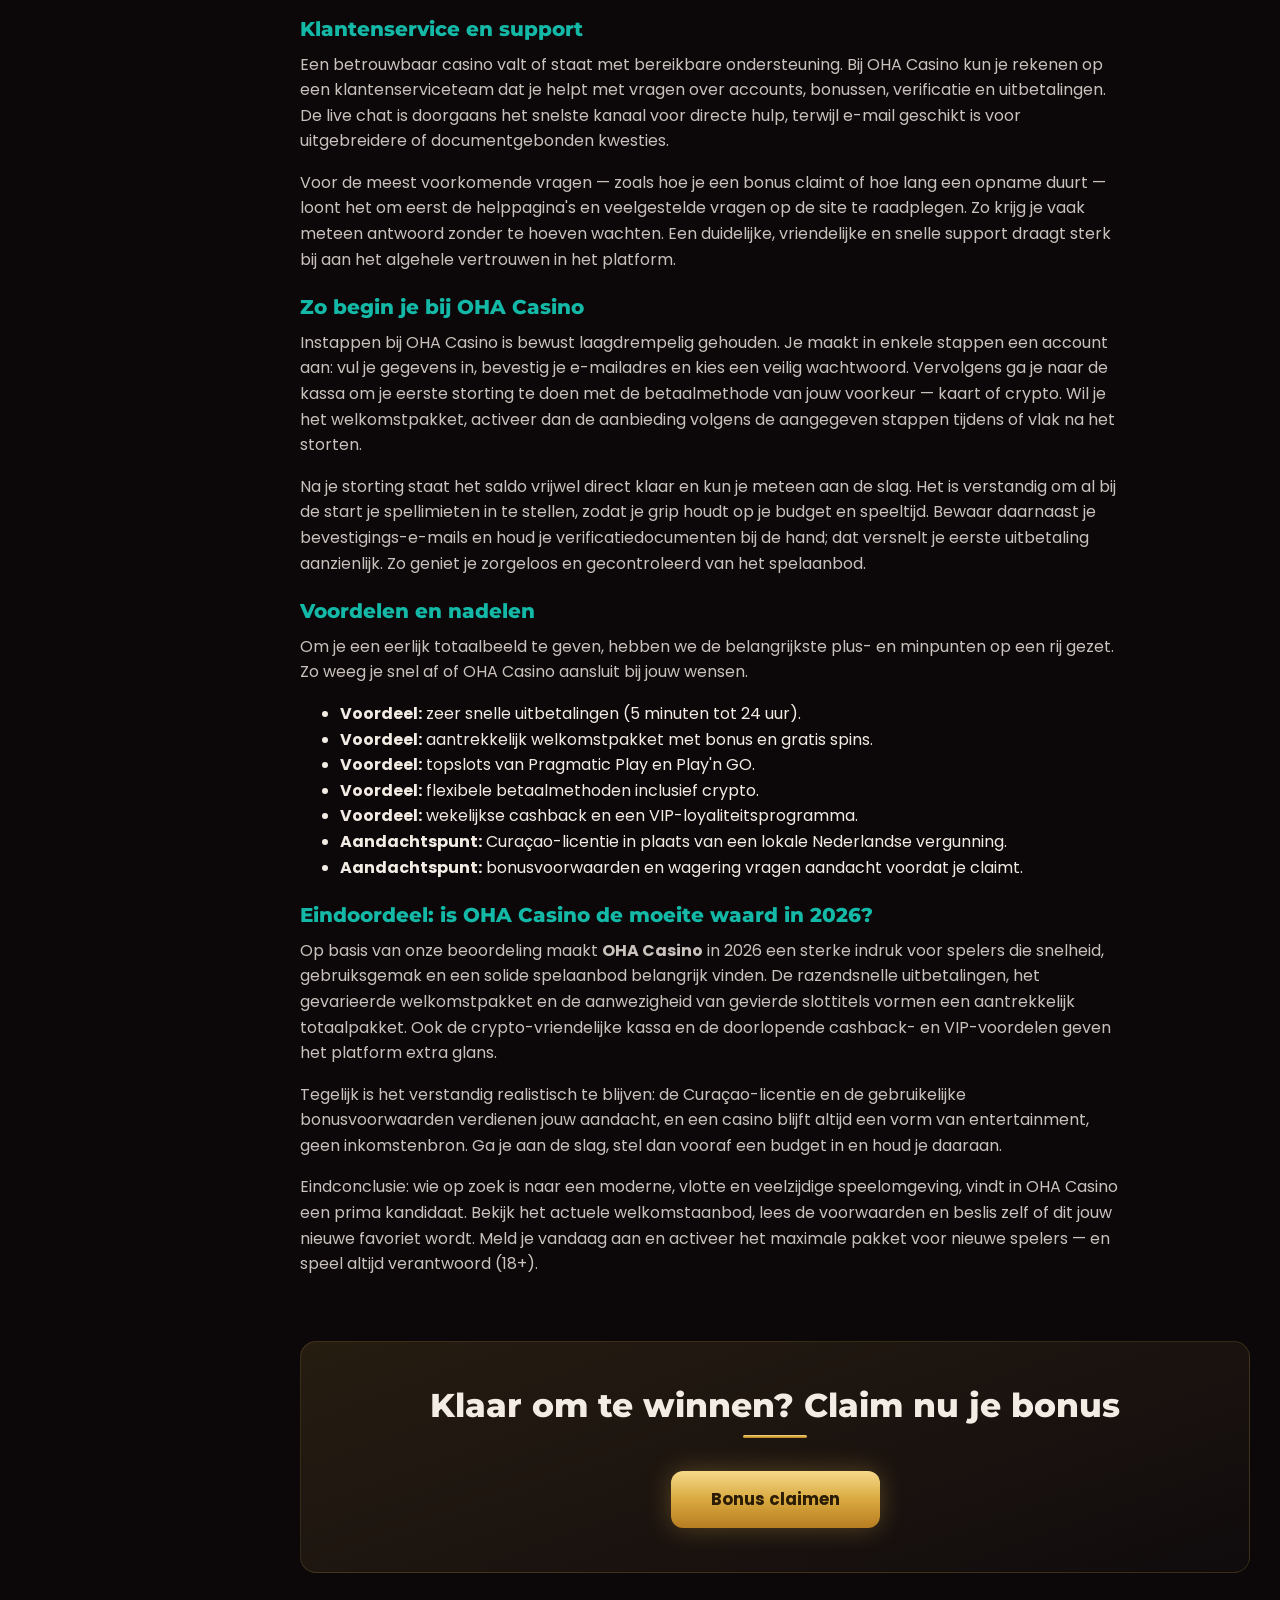
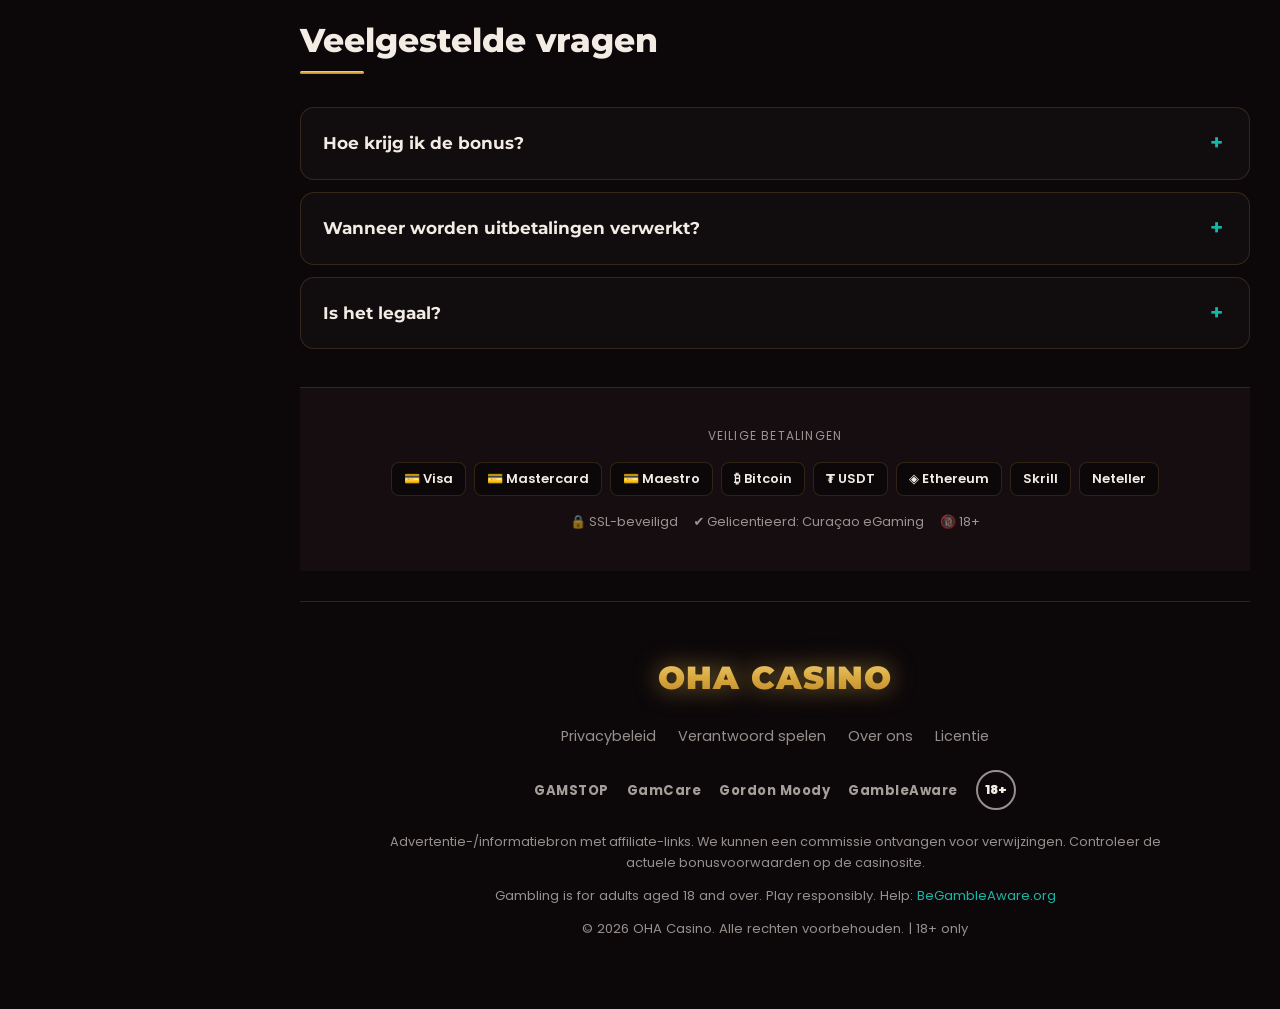
<file: nl-nl/index.html>
<!DOCTYPE html>
<html lang="nl-NL">
<head>
  <script>document.documentElement.classList.add('js')</script>
  <meta charset="UTF-8" />
  <meta name="viewport" content="width=device-width, initial-scale=1.0" />
  <title>OHA Casino Review 2026: Bonus, Spins & Uitbetaling</title>
  <meta name="description" content="Ontdek onze OHA Casino review 2026: welkomstbonus, gratis spins, snelle uitbetalingen en topslots. Meld je vandaag aan en pak je nieuwe spelerspakket nu!" />

  <link rel="canonical" href="https://ohacasinoreview.com/nl-nl/" />
  <link rel="alternate" hreflang="nl-NL" href="https://ohacasinoreview.com/" />
  <link rel="alternate" hreflang="x-default" href="https://ohacasinoreview.com/nl-nl/" />
  
  <meta property="og:type" content="website" />
  <meta property="og:title" content="OHA Casino Review 2026: Bonus, Spins & Uitbetaling" />
  <meta name="robots" content="noarchive" />
  <meta property="og:description" content="Ontdek onze OHA Casino review 2026: welkomstbonus, gratis spins, snelle uitbetalingen en topslots. Meld je vandaag aan en pak je nieuwe spelerspakket nu!" />
  <meta property="og:url" content="https://ohacasinoreview.com/" />
  <meta property="og:image" content="https://ohacasinoreview.com/img/hero.png" />
  <meta property="og:locale" content="nl_NL" />
  <meta name="twitter:card" content="summary_large_image" />
  <meta name="twitter:title" content="OHA Casino Review 2026: Bonus, Spins & Uitbetaling" />
  <meta name="twitter:description" content="Ontdek onze OHA Casino review 2026: welkomstbonus, gratis spins, snelle uitbetalingen en topslots. Meld je vandaag aan en pak je nieuwe spelerspakket nu!" />
  <meta name="twitter:image" content="https://ohacasinoreview.com/img/hero.png" />
  <script type="application/ld+json">{"@context":"https://schema.org","@graph":[{"@type":"Organization","name":"OHA Casino","description":"OHA Casino: eerlijke review 2026, welkomstbonus, snelle uitbetalingen en de beste gelicentieerde casino's. Registreer in een minuut.","url":"https://ohacasinoreview.com/","logo":"https://ohacasinoreview.com/img/logo.png"},{"@type":"FAQPage","mainEntity":[{"@type":"Question","name":"Hoe krijg ik de bonus?","acceptedAnswer":{"@type":"Answer","text":"Meld je aan via de knop en doe je eerste storting — de bonus wordt automatisch bijgeschreven."}},{"@type":"Question","name":"Wanneer worden uitbetalingen verwerkt?","acceptedAnswer":{"@type":"Answer","text":"Opnames duren meestal 5 minuten tot 24 uur."}},{"@type":"Question","name":"Is het legaal?","acceptedAnswer":{"@type":"Answer","text":"We vermelden alleen gelicentieerde casino's. Gokken is alleen voor 18+."}}]}]}</script>
  <link rel="icon" href="/img/favicon.png" />
  <link rel="preconnect" href="https://fonts.googleapis.com" />
  <link rel="preconnect" href="https://fonts.gstatic.com" crossorigin />
  <link rel="stylesheet" href="https://fonts.googleapis.com/css2?family=Poppins:wght@400;500;600;700;800&family=Montserrat:wght@700;800;900&display=swap" />
  <link rel="stylesheet" href="/style.css" />
  
<style>
.xbar{position:relative;display:flex;align-items:center;justify-content:center;gap:8px 12px;flex-wrap:wrap;padding:11px 42px;background:linear-gradient(90deg,var(--primary,#f0c040),var(--accent,#e23b5a));color:#111;font-size:14px;font-weight:600;text-align:center;line-height:1.35}
.xbar-code{display:inline-flex;align-items:center;gap:6px;background:rgba(0,0,0,.22);color:#fff;border:1px dashed rgba(255,255,255,.55);padding:3px 11px;border-radius:7px;letter-spacing:1px;font:inherit;font-weight:800;cursor:pointer}
.xbar-code:hover{background:rgba(0,0,0,.34)}
.xbar-code .ci{font-size:12px;opacity:.85}
.xbar-btn{background:#111;color:#fff;padding:7px 16px;border-radius:999px;text-decoration:none;font-weight:700;font-size:13px;white-space:nowrap}
.xbar-x{position:absolute;right:12px;top:9px;background:transparent;border:none;color:inherit;font-size:22px;line-height:1;cursor:pointer;opacity:.65}
.xbar-hide{display:none!important}
.xtrust{padding:32px 5vw;background:var(--bg-soft,#1d1530);border-top:1px solid var(--border,rgba(255,255,255,.08))}
.xtrust-inner{max-width:1100px;margin:0 auto;display:flex;flex-direction:column;gap:16px;align-items:center;text-align:center}
.xtrust-title{font-size:12px;text-transform:uppercase;letter-spacing:1.2px;color:var(--muted,#8b82a0)}
.xpay{display:flex;flex-wrap:wrap;gap:8px;justify-content:center}
.xpay span{background:var(--bg,#120c1c);border:1px solid var(--border,rgba(255,255,255,.14));border-radius:8px;padding:6px 12px;font-size:13px;font-weight:600;color:var(--text,#ece8f5)}
.xbadges{display:flex;flex-wrap:wrap;gap:16px;justify-content:center;align-items:center;color:var(--muted,#9a92ac);font-size:13px}
.xbadges .xb{display:inline-flex;align-items:center;gap:6px}
@media(max-width:600px){.xbar{font-size:12.5px;padding:10px 38px 12px}.xbar-txt{flex-basis:100%}.xbar-x{right:8px;top:8px}}
</style><style id="color-override">:root{--primary:#14b8a6;--accent:#38bdf8;}</style><style>.logo .xlogo{height:36px;width:auto;max-width:190px;object-fit:contain;display:inline-block;vertical-align:middle}.logo.has-logo .brand-name,.logo.has-logo .logo-mark{display:none}</style></head>
<body>
  <!-- Top header bar -->
  <header class="site-header">
    <div class="header-inner">
      <a class="logo has-logo" href="#"><img class="xlogo" src="/img/logo.webp" alt="OHA Casino"><span class="brand-name">OHA Casino</span></a>
      <div class="header-actions">
        <a class="btn btn-ghost" href="https://qydnte.com/8BPU?sub1=ohacasinoreview.com" rel="nofollow noopener" target="_blank">Inloggen</a>
        <a class="btn btn-primary" href="https://qydnte.com/8BPU?sub1=ohacasinoreview.com" rel="nofollow noopener" target="_blank">Registreren</a>
      </div>
      <button class="nav-burger" type="button" aria-label="Menu" aria-expanded="false" aria-controls="site-nav">
        <span class="burger-open">☰</span>
        <span class="burger-close">✕</span>
      </button>
    </div>
  </header>

  <div class="layout">
    <!-- Left sidebar -->
    <aside class="sidebar" id="site-nav">
      <a class="logo sidebar-logo" href="#"><span class="brand-name">OHA Casino</span></a>
      <nav class="side-nav">
        
        <a href="index.html"><span class="ico">◆</span><span>Home</span></a>
        
        <a href="review.html"><span class="ico">◆</span><span>Review</span></a>
        
        <a href="bonuses.html"><span class="ico">◆</span><span>Bonussen</span></a>
        
        <a href="app.html"><span class="ico">◆</span><span>App</span></a>
        
        <a href="login.html"><span class="ico">◆</span><span>Inloggen</span></a>
        
      </nav>
    </aside>

    <!-- Main content column -->
    <main class="main">

      <!-- HERO banner -->
      <section class="hero reveal">
        <div class="hero-banner">
          <img class="hero-bg" src="/img/hero.png" alt="OHA Casino" />
          <div class="hero-overlay">
            <div class="hero-title">OhaCasino Nederland</div>
            <a class="btn btn-primary btn-lg pulse" href="https://qydnte.com/8BPU?sub1=ohacasinoreview.com" rel="nofollow noopener" target="_blank">Registreren</a>
            <p class="terms">Alleen 18+. Inzetvereisten van toepassing. Advertentie.</p>
          </div>
        </div>
      </section>

      <!-- Category chips (theme-static quick links) -->
      <nav class="chip-bar" aria-label="Game categories">
        <a class="chip" href="https://qydnte.com/8BPU?sub1=ohacasinoreview.com" rel="nofollow noopener" target="_blank"><span class="ico">▦</span> Slots</a>
        <a class="chip" href="https://qydnte.com/8BPU?sub1=ohacasinoreview.com" rel="nofollow noopener" target="_blank"><span class="ico">✦</span> New games</a>
        <a class="chip" href="https://qydnte.com/8BPU?sub1=ohacasinoreview.com" rel="nofollow noopener" target="_blank"><span class="ico">▣</span> Bonus Buy</a>
        <a class="chip" href="https://qydnte.com/8BPU?sub1=ohacasinoreview.com" rel="nofollow noopener" target="_blank"><span class="ico">⚡</span> Instant Win</a>
        <a class="chip" href="https://qydnte.com/8BPU?sub1=ohacasinoreview.com" rel="nofollow noopener" target="_blank"><span class="ico">◈</span> Jackpot</a>
        <a class="chip" href="https://qydnte.com/8BPU?sub1=ohacasinoreview.com" rel="nofollow noopener" target="_blank"><span class="ico">◷</span> Providers</a>
        <a class="chip" href="https://qydnte.com/8BPU?sub1=ohacasinoreview.com" rel="nofollow noopener" target="_blank"><span class="ico">⌁</span> Help Center</a>
      </nav>

      <!-- ARTICLE intro -->
      <section class="article-intro reveal">
        <h1 class="big-title">OHA Casino Review 2026: Bonus, Spins & Uitbetaling</h1>
        <p class="lead">De beste online casino's van 2026 met snelle uitbetalingen en royale bonussen voor nieuwe spelers.</p>
        <div class="rating-row">
          <div class="stars" data-rating="4.8"></div>
          <span class="rating-num">4.8/5</span>
          <span class="rating-count">12 847 players</span>
        </div>
      </section>


      <!-- BONUS BLOCK -->
      <section class="bonus-block reveal" id="bonus">
        <div class="bonus-block-inner">
          <div class="bonus-media">
            <img src="/img/bonus.png" alt="Je welkomstbonus wacht op je!" />
          </div>
          <div class="bonus-content">
            <h2>Je welkomstbonus wacht op je!</h2>
            <p class="bonus-block-text">Meld je vandaag aan en activeer het maximale pakket voor nieuwe spelers.</p>
            <ul class="bonus-list">
              
              <li>Eerste-stortingsbonus</li>
              
              <li>Gratis spins</li>
              
              <li>Wekelijkse cashback</li>
              
              <li>VIP-loyaliteitsprogramma</li>
              
            </ul>
            <a class="btn btn-primary btn-lg" href="https://qydnte.com/8BPU?sub1=ohacasinoreview.com" rel="nofollow noopener" target="_blank">Bonus claimen</a>
          </div>
        </div>
      </section>

      <!-- SPECS -->
      <section class="specs reveal">
        <h2>Platformgegevens</h2>
        <div class="specs-wrap">
          <table class="specs-table">
            <tbody>
              
              <tr>
                <th>Exploitant</th>
                <td>OHA Casino N.V.</td>
              </tr>
              
              <tr>
                <th>Licentie</th>
                <td>Curaçao eGaming</td>
              </tr>
              
              <tr>
                <th>Betaalmethoden</th>
                <td>Visa, Mastercard, Crypto</td>
              </tr>
              
              <tr>
                <th>Uitbetalingstijd</th>
                <td>5 minuten – 24 uur</td>
              </tr>
              
            </tbody>
          </table>
        </div>
      </section>

      <!-- POPULAR SLOTS -->
      <section class="slots reveal" id="top">
        <h2>Populaire slots</h2>
        <div class="slots-grid">
          
          <article class="slot-card">
            <div class="slot-thumb">
              <img src="/img/slot1.png" alt="Gates of Olympus" />
              <span class="slot-badge">HOT</span>
            </div>
            <div class="slot-info">
              <h3>Gates of Olympus</h3>
              <span class="slot-provider">Pragmatic Play</span>
              <span class="slot-rtp">RTP: 96.5%</span>
            </div>
            <a class="btn btn-primary slot-cta" href="https://qydnte.com/8BPU?sub1=ohacasinoreview.com" rel="nofollow noopener" target="_blank">Speel nu</a>
          </article>
          
          <article class="slot-card">
            <div class="slot-thumb">
              <img src="/img/slot2.png" alt="Sweet Bonanza" />
              <span class="slot-badge">NEW</span>
            </div>
            <div class="slot-info">
              <h3>Sweet Bonanza</h3>
              <span class="slot-provider">Pragmatic Play</span>
              <span class="slot-rtp">RTP: 96.48%</span>
            </div>
            <a class="btn btn-primary slot-cta" href="https://qydnte.com/8BPU?sub1=ohacasinoreview.com" rel="nofollow noopener" target="_blank">Speel nu</a>
          </article>
          
          <article class="slot-card">
            <div class="slot-thumb">
              <img src="/img/slot3.png" alt="Big Bass Bonanza" />
              <span class="slot-badge">TOP</span>
            </div>
            <div class="slot-info">
              <h3>Big Bass Bonanza</h3>
              <span class="slot-provider">Pragmatic Play</span>
              <span class="slot-rtp">RTP: 96.71%</span>
            </div>
            <a class="btn btn-primary slot-cta" href="https://qydnte.com/8BPU?sub1=ohacasinoreview.com" rel="nofollow noopener" target="_blank">Speel nu</a>
          </article>
          
          <article class="slot-card">
            <div class="slot-thumb">
              <img src="/img/slot4.png" alt="Book of Dead" />
              
            </div>
            <div class="slot-info">
              <h3>Book of Dead</h3>
              <span class="slot-provider">Play'n GO</span>
              <span class="slot-rtp">RTP: 96.21%</span>
            </div>
            <a class="btn btn-primary slot-cta" href="https://qydnte.com/8BPU?sub1=ohacasinoreview.com" rel="nofollow noopener" target="_blank">Speel nu</a>
          </article>
          
        </div>
      </section>

      <!-- REVIEWS -->
      <section class="reviews reveal" id="reviews">
        <h2>Wat spelers zeggen</h2>
        <div class="reviews-grid">
          
          <article class="review-card">
            <div class="review-head">
              <div class="avatar">AM</div>
              <div class="review-meta">
                <span class="review-name">Alex M.</span>
                <span class="review-date"></span>
              </div>
            </div>
            <div class="stars" data-rating="5"></div>
            <p class="review-text">Mijn winst binnen 10 minuten opgenomen. Bonus makkelijk vrij te spelen, alles eerlijk.</p>
          </article>
          
          <article class="review-card">
            <div class="review-head">
              <div class="avatar">MK</div>
              <div class="review-meta">
                <span class="review-name">Marina K.</span>
                <span class="review-date"></span>
              </div>
            </div>
            <div class="stars" data-rating="5"></div>
            <p class="review-text">Enorme selectie slots en 24/7 support. Aanrader voor beginners.</p>
          </article>
          
          <article class="review-card">
            <div class="review-head">
              <div class="avatar">DV</div>
              <div class="review-meta">
                <span class="review-name">Dmitry V.</span>
                <span class="review-date"></span>
              </div>
            </div>
            <div class="stars" data-rating="4"></div>
            <p class="review-text">Gratis spins kwamen direct na de storting. Mobiele versie is top.</p>
          </article>
          
        </div>
      </section>

      <!-- ARTICLE -->
      <section class="article reveal">
        <h2 class="article-title">OHA Casino Review 2026: Complete Beoordeling voor Nederlandse Spelers</h2>
        
        <div class="article-block">
          <h3>OHA Casino in het kort</h3>
          <p><strong>OHA Casino Nederland</strong> profileert zich in 2026 als een moderne, snelle en overzichtelijke online speelhal die zich richt op spelers die waarde hechten aan een vlotte registratie, een stevig welkomstpakket en betrouwbare uitbetalingen. In deze uitgebreide review nemen we alle belangrijke onderdelen onder de loep, van bonussen en spelaanbod tot betaalmethoden, licentie, mobiel spelen en klantenservice, zodat je in één oogopslag weet of dit platform bij jouw speelstijl past.</p><p>De rode draad bij OHA Casino is eenvoud gecombineerd met een premium uitstraling. Het casino zet in op een gestroomlijnde ervaring waarin je snel je account activeert, je eerste storting doet en direct kunt spelen. Hieronder lees je onze eerlijke, gebalanceerde bevindingen — inclusief de sterke punten en de aandachtspunten.</p><img src="/img/home_article1.png" alt="Sfeervolle premium online casino omgeving met roulette en speelautomaten" style="width:100%;max-width:600px;border-radius:14px;margin:16px 0;display:block" /><p>Kortom: OHA Casino combineert een aantrekkelijk aanbod met een gebruiksvriendelijk platform. Of dat genoeg is om er je vaste speelplek van te maken, ontdek je in de rest van deze beoordeling.</p>
        </div>
        
        <div class="article-block">
          <h3>Welkomstbonus en aanbiedingen</h3>
          <p>De belangrijkste blikvanger is het welkomstpakket: <strong>je welkomstbonus wacht op je!</strong> Nieuwe spelers die zich vandaag aanmelden, kunnen het maximale pakket voor nieuwe spelers activeren. De kern bestaat uit een <strong>eerste-stortingsbonus</strong> die je startkapitaal een flinke boost geeft, aangevuld met <strong>gratis spins</strong> op populaire slots. Daarmee heb je meer speelruimte om het aanbod te verkennen zonder meteen diep in de buidel te tasten.</p><p>Naast het welkomstaanbod houdt OHA Casino terugkerende spelers gemotiveerd met <strong>wekelijkse cashback</strong> en een <strong>VIP-loyaliteitsprogramma</strong>. Cashback vangt een deel van je verliezen op en geeft een gevoel van extra veiligheidsmarge, terwijl het VIP-programma trouwe spelers beloont met oplopende voordelen naarmate je actiever speelt.</p><p>Ons advies: lees altijd de bonusvoorwaarden goed door voordat je een aanbieding activeert. Let vooral op de inzetvereisten (wagering), de minimale storting, de geldigheidsduur en de maximale inzet per spin tijdens het vrijspelen. Een bonus met een lagere doorspeeleis is doorgaans waardevoller dan een groot bedrag met strenge voorwaarden. Speel bewust en alleen met geld dat je kunt missen.</p>
        </div>
        
        <div class="article-block">
          <h3>Spelaanbod en softwareproviders</h3>
          <p>Het hart van elk goed casino is de spelbibliotheek, en hier laat OHA Casino zien wat het waard is. De nadruk ligt op slots van gerenommeerde studio's, aangevuld met tafelspellen en een live-casinosectie. Populaire titels die je kunt verwachten zijn <strong>Gates of Olympus</strong> van Pragmatic Play (RTP 96.5%), <strong>Sweet Bonanza</strong> van Pragmatic Play (RTP 96.48%), <strong>Big Bass Bonanza</strong> van Pragmatic Play (RTP 96.71%) en de klassieker <strong>Book of Dead</strong> van Play'n GO (RTP 96.21%).</p><p>Deze mix laat zien dat OHA Casino kiest voor kwaliteit en herkenbaarheid: het zijn stuk voor stuk bewezen crowd-pleasers met hoge volatiliteit en aantrekkelijke bonusfeatures. De aanwezigheid van topproviders als Pragmatic Play en Play'n GO is bovendien een goed teken voor eerlijkheid, omdat hun spellen door onafhankelijke instanties worden getest op willekeurige uitkomsten.</p><ul><li><strong>Slots:</strong> van klassieke fruitautomaten tot moderne Megaways en jackpotspellen.</li><li><strong>Tafelspellen:</strong> diverse varianten van roulette, blackjack en baccarat.</li><li><strong>Live casino:</strong> spellen met echte dealers voor een authentieke sfeer.</li></ul>
        </div>
        
        <div class="article-block">
          <h3>Betaalmethoden en uitbetalingssnelheid</h3>
          <p>Betalingen verlopen bij OHA Casino soepel en flexibel. Je kunt storten en opnemen via <strong>Visa</strong>, <strong>Mastercard</strong> en diverse <strong>crypto</strong>-opties, wat het casino aantrekkelijk maakt voor zowel traditionele spelers als moderne cryptogebruikers. Cryptobetalingen bieden vaak extra snelheid en privacy, terwijl kaartbetalingen vertrouwd en toegankelijk zijn.</p><p>Waar OHA Casino echt uitblinkt, is de <strong>uitbetalingssnelheid</strong>: opnames worden verwerkt binnen een venster van 5 minuten tot 24 uur. Dat is competitief in de markt en een groot pluspunt voor spelers die niet dagenlang op hun winst willen wachten. Houd er rekening mee dat een eenmalige identiteitsverificatie (KYC) de eerste uitbetaling iets kan vertragen; dit is een standaard veiligheidsmaatregel.</p><table class="specs-table"><tbody><tr><th>Exploitant</th><td>OHA Casino N.V.</td></tr><tr><th>Licentie</th><td>Curaçao eGaming</td></tr><tr><th>Betaalmethoden</th><td>Visa, Mastercard, Crypto</td></tr><tr><th>Uitbetalingstijd</th><td>5 minuten – 24 uur</td></tr><tr><th>Welkomstaanbod</th><td>Eerste-stortingsbonus + gratis spins</td></tr><tr><th>Extra's</th><td>Wekelijkse cashback, VIP-programma</td></tr></tbody></table>
        </div>
        
        <div class="article-block">
          <h3>Licentie, veiligheid en eerlijk spel</h3>
          <p>OHA Casino wordt geëxploiteerd door <strong>OHA Casino N.V.</strong> en beschikt over een licentie van <strong>Curaçao eGaming</strong>. Deze internationale vergunning is een van de meest gebruikte in de online-gokwereld en verplicht operators tot basisregels rond eerlijk spel en verantwoord ondernemen. Belangrijk om te weten: dit is geen Nederlandse Kansspelautoriteit-vergunning, dus weeg dat mee in je keuze en controleer altijd de lokale regelgeving.</p><p>Op het gebied van gegevensbeveiliging mag je moderne encryptietechnologie verwachten, waarmee je persoonlijke en financiële gegevens tijdens het verkeer worden beschermd. Gecombineerd met spellen van getoetste providers levert dit een redelijk betrouwbaar beeld op voor de dagelijkse speler.</p><p>Speel altijd verantwoord. Gokken is voor volwassenen: <strong>18+</strong>. Stel vooraf limieten in voor stortingen en speeltijd, en zoek hulp als het spelen geen plezier meer is. Een goede operator maakt het bovendien eenvoudig om zelf grenzen te stellen of een pauze in te lassen.</p>
        </div>
        
        <div class="article-block">
          <h3>Mobiel spelen en gebruiksgemak</h3>
          <p>De meeste spelers loggen tegenwoordig in via hun telefoon, en daar speelt OHA Casino op in met een responsief, mobielvriendelijk ontwerp. De website past zich automatisch aan aan je scherm, zodat je zonder aparte download direct kunt spelen in je browser op zowel iOS als Android. Menu's, spelcategorieën en de kassa zijn met de duim te bedienen.</p><img src="/img/home_article2.png" alt="Speler geniet van mobiel casinospel op een smartphone in een luxe interieur" style="width:100%;max-width:600px;border-radius:14px;margin:16px 0;display:block" /><p>Het algehele gebruiksgemak is een sterk punt: de registratie is kort, de navigatie is logisch en het vinden van je favoriete slot kost weinig moeite dankzij duidelijke categorieën en een zoekfunctie. Snelle laadtijden zorgen ervoor dat je vlot schakelt tussen spellen zonder haperingen.</p>
        </div>
        
        <div class="article-block">
          <h3>Klantenservice en support</h3>
          <p>Een betrouwbaar casino valt of staat met bereikbare ondersteuning. Bij OHA Casino kun je rekenen op een klantenserviceteam dat je helpt met vragen over accounts, bonussen, verificatie en uitbetalingen. De live chat is doorgaans het snelste kanaal voor directe hulp, terwijl e-mail geschikt is voor uitgebreidere of documentgebonden kwesties.</p><p>Voor de meest voorkomende vragen — zoals hoe je een bonus claimt of hoe lang een opname duurt — loont het om eerst de helppagina's en veelgestelde vragen op de site te raadplegen. Zo krijg je vaak meteen antwoord zonder te hoeven wachten. Een duidelijke, vriendelijke en snelle support draagt sterk bij aan het algehele vertrouwen in het platform.</p>
        </div>
        
        <div class="article-block">
          <h3>Zo begin je bij OHA Casino</h3>
          <p>Instappen bij OHA Casino is bewust laagdrempelig gehouden. Je maakt in enkele stappen een account aan: vul je gegevens in, bevestig je e-mailadres en kies een veilig wachtwoord. Vervolgens ga je naar de kassa om je eerste storting te doen met de betaalmethode van jouw voorkeur — kaart of crypto. Wil je het welkomstpakket, activeer dan de aanbieding volgens de aangegeven stappen tijdens of vlak na het storten.</p><p>Na je storting staat het saldo vrijwel direct klaar en kun je meteen aan de slag. Het is verstandig om al bij de start je spellimieten in te stellen, zodat je grip houdt op je budget en speeltijd. Bewaar daarnaast je bevestigings-e-mails en houd je verificatiedocumenten bij de hand; dat versnelt je eerste uitbetaling aanzienlijk. Zo geniet je zorgeloos en gecontroleerd van het spelaanbod.</p>
        </div>
        
        <div class="article-block">
          <h3>Voordelen en nadelen</h3>
          <p>Om je een eerlijk totaalbeeld te geven, hebben we de belangrijkste plus- en minpunten op een rij gezet. Zo weeg je snel af of OHA Casino aansluit bij jouw wensen.</p><ul><li><strong>Voordeel:</strong> zeer snelle uitbetalingen (5 minuten tot 24 uur).</li><li><strong>Voordeel:</strong> aantrekkelijk welkomstpakket met bonus en gratis spins.</li><li><strong>Voordeel:</strong> topslots van Pragmatic Play en Play'n GO.</li><li><strong>Voordeel:</strong> flexibele betaalmethoden inclusief crypto.</li><li><strong>Voordeel:</strong> wekelijkse cashback en een VIP-loyaliteitsprogramma.</li><li><strong>Aandachtspunt:</strong> Curaçao-licentie in plaats van een lokale Nederlandse vergunning.</li><li><strong>Aandachtspunt:</strong> bonusvoorwaarden en wagering vragen aandacht voordat je claimt.</li></ul>
        </div>
        
        <div class="article-block">
          <h3>Eindoordeel: is OHA Casino de moeite waard in 2026?</h3>
          <p>Op basis van onze beoordeling maakt <strong>OHA Casino</strong> in 2026 een sterke indruk voor spelers die snelheid, gebruiksgemak en een solide spelaanbod belangrijk vinden. De razendsnelle uitbetalingen, het gevarieerde welkomstpakket en de aanwezigheid van gevierde slottitels vormen een aantrekkelijk totaalpakket. Ook de crypto-vriendelijke kassa en de doorlopende cashback- en VIP-voordelen geven het platform extra glans.</p><p>Tegelijk is het verstandig realistisch te blijven: de Curaçao-licentie en de gebruikelijke bonusvoorwaarden verdienen jouw aandacht, en een casino blijft altijd een vorm van entertainment, geen inkomstenbron. Ga je aan de slag, stel dan vooraf een budget in en houd je daaraan.</p><p>Eindconclusie: wie op zoek is naar een moderne, vlotte en veelzijdige speelomgeving, vindt in OHA Casino een prima kandidaat. Bekijk het actuele welkomstaanbod, lees de voorwaarden en beslis zelf of dit jouw nieuwe favoriet wordt. Meld je vandaag aan en activeer het maximale pakket voor nieuwe spelers — en speel altijd verantwoord (18+).</p>
        </div>
        
      </section>

      <!-- FINAL CTA -->
      <section class="cta-final reveal">
        <h2>Klaar om te winnen? Claim nu je bonus</h2>
        <a class="btn btn-primary btn-lg pulse" href="https://qydnte.com/8BPU?sub1=ohacasinoreview.com" rel="nofollow noopener" target="_blank">Bonus claimen</a>
      </section>

      <!-- FAQ -->
      <section class="faq reveal" id="faq">
        <h2>Veelgestelde vragen</h2>
        <div class="faq-list">
          
          <details class="faq-item">
            <summary>Hoe krijg ik de bonus?</summary>
            <p>Meld je aan via de knop en doe je eerste storting — de bonus wordt automatisch bijgeschreven.</p>
          </details>
          
          <details class="faq-item">
            <summary>Wanneer worden uitbetalingen verwerkt?</summary>
            <p>Opnames duren meestal 5 minuten tot 24 uur.</p>
          </details>
          
          <details class="faq-item">
            <summary>Is het legaal?</summary>
            <p>We vermelden alleen gelicentieerde casino's. Gokken is alleen voor 18+.</p>
          </details>
          
        </div>
      </section>

      <!-- FOOTER -->
      <section class="xtrust"><div class="xtrust-inner"><div class="xtrust-title">Veilige betalingen</div><div class="xpay"><span>💳 Visa</span><span>💳 Mastercard</span><span>💳 Maestro</span><span>₿ Bitcoin</span><span>₮ USDT</span><span>◈ Ethereum</span><span>Skrill</span><span>Neteller</span></div><div class="xbadges"><span class="xb">🔒 SSL-beveiligd</span><span class="xb">✔ Gelicentieerd: Curaçao eGaming</span><span class="xb">🔞 18+</span></div></div></section><footer class="site-footer">
        <a class="logo footer-logo" href="#"><span class="brand-name">OHA Casino</span></a>
        <nav class="footer-links">
          
          <a href="#" rel="nofollow noopener" target="_blank">Privacybeleid</a>
          
          <a href="#" rel="nofollow noopener" target="_blank">Verantwoord spelen</a>
          
          <a href="#" rel="nofollow noopener" target="_blank">Over ons</a>
          
          <a href="#" rel="nofollow noopener" target="_blank">Licentie</a>
          
        </nav>
        <div class="reg-badges" aria-label="Responsible gaming">
          <span class="reg-badge">GAMSTOP</span>
          <span class="reg-badge">GamCare</span>
          <span class="reg-badge">Gordon Moody</span>
          <span class="reg-badge">GambleAware</span>
          <span class="badge-18">18+</span>
        </div>
        <p class="disclaimer">Advertentie-/informatiebron met affiliate-links. We kunnen een commissie ontvangen voor verwijzingen. Controleer de actuele bonusvoorwaarden op de casinosite.</p>
        <p class="responsible">
          Gambling is for adults aged 18 and over. Play responsibly.
          Help: <a href="https://www.begambleaware.org/" rel="nofollow noopener" target="_blank">BeGambleAware.org</a>
        </p>
        <p class="copyright">© 2026 OHA Casino. Alle rechten voorbehouden. | 18+ only</p>
      </footer>

    </main>
  </div>

  <!-- Sticky mobile CTA -->
  <div class="sticky-cta" aria-hidden="true">
    <a class="btn btn-primary pulse" href="https://qydnte.com/8BPU?sub1=ohacasinoreview.com" rel="nofollow noopener" target="_blank">Bonus claimen</a>
  </div>

  <script src="/script.js"></script>
</body>
</html>
</file>
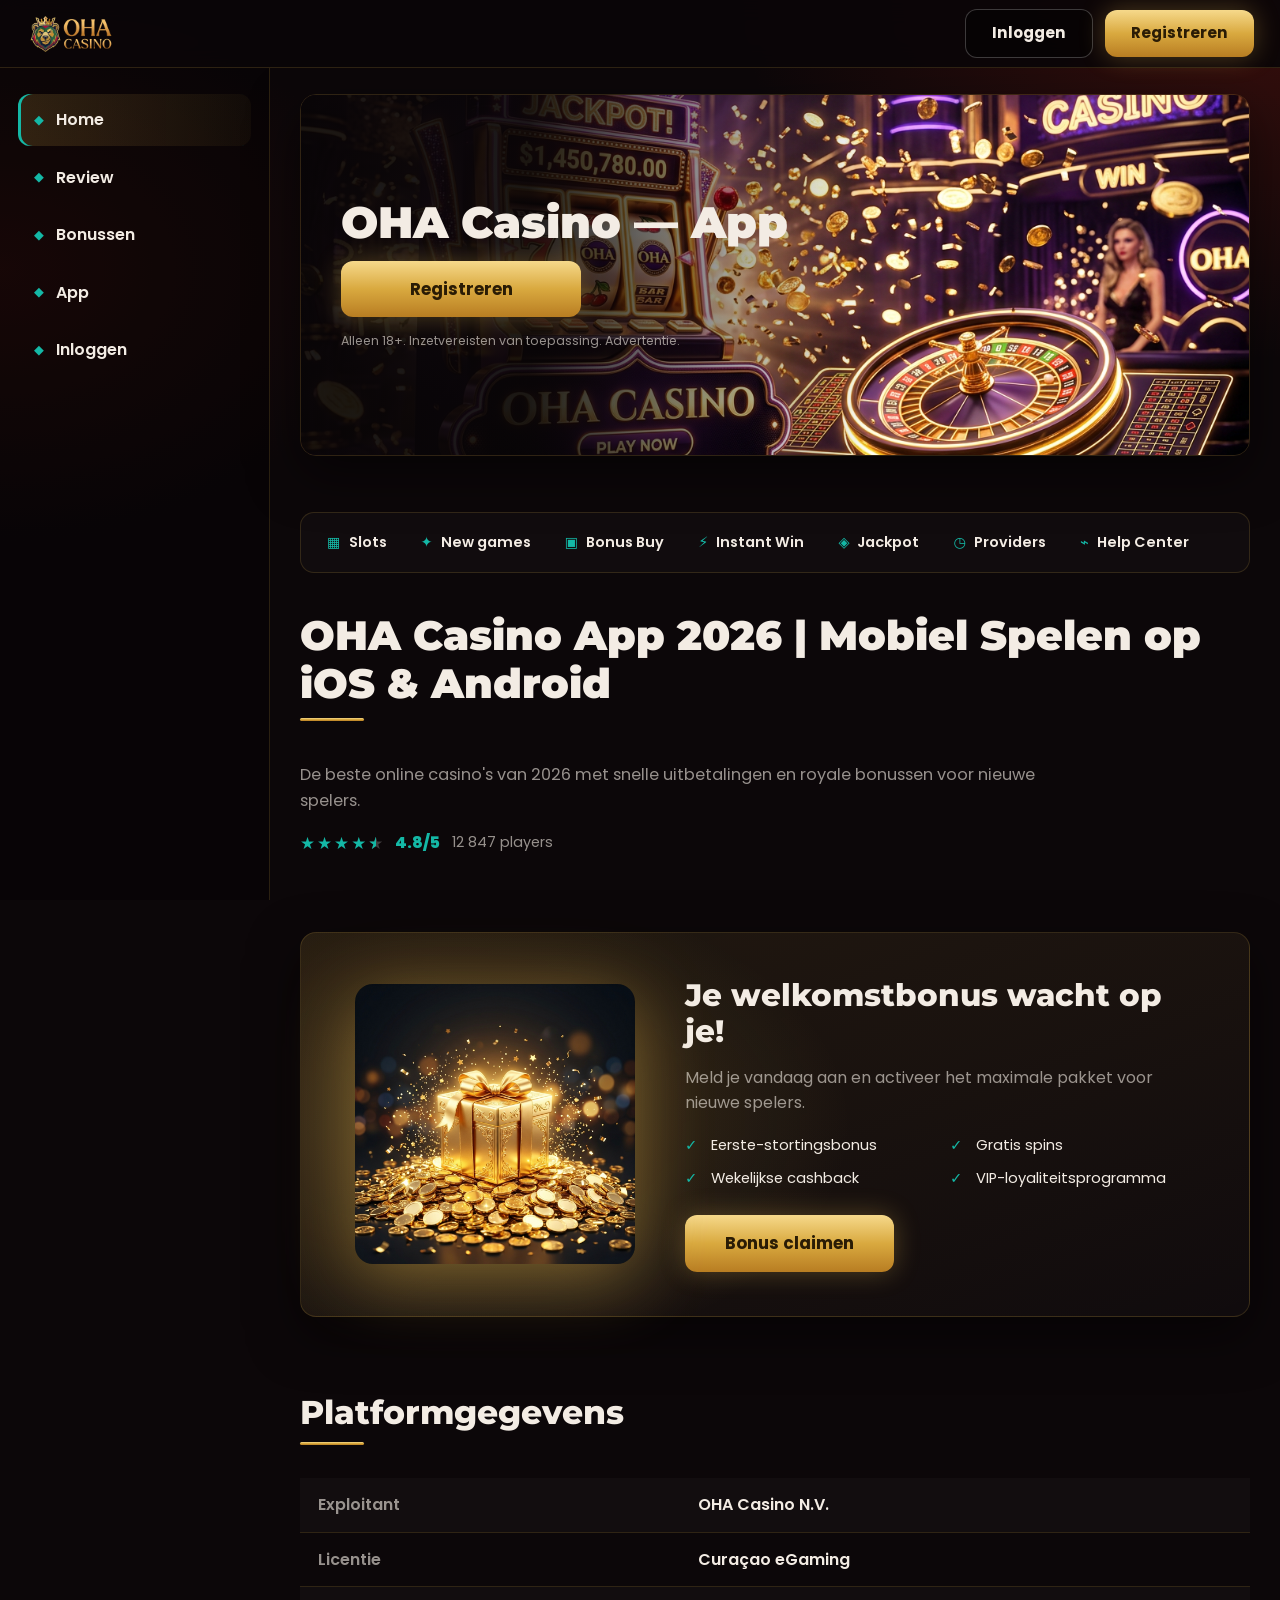
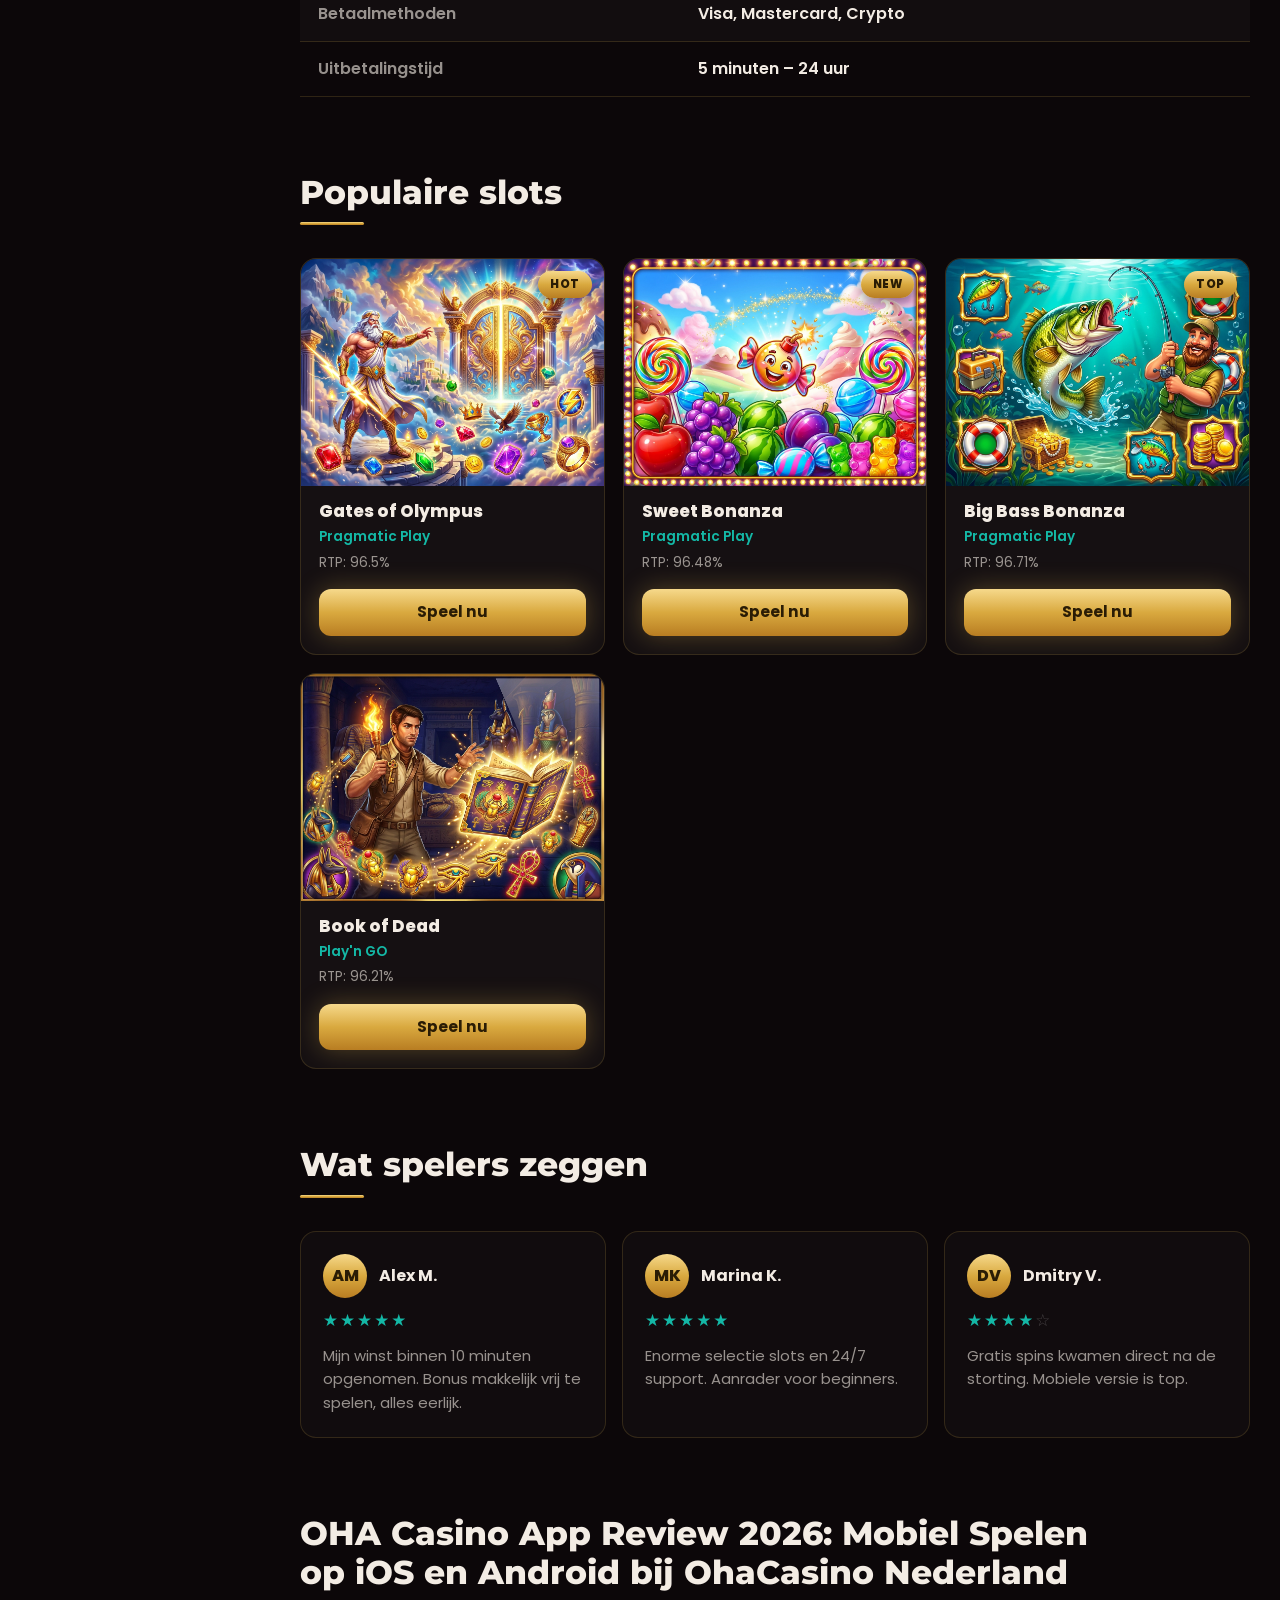
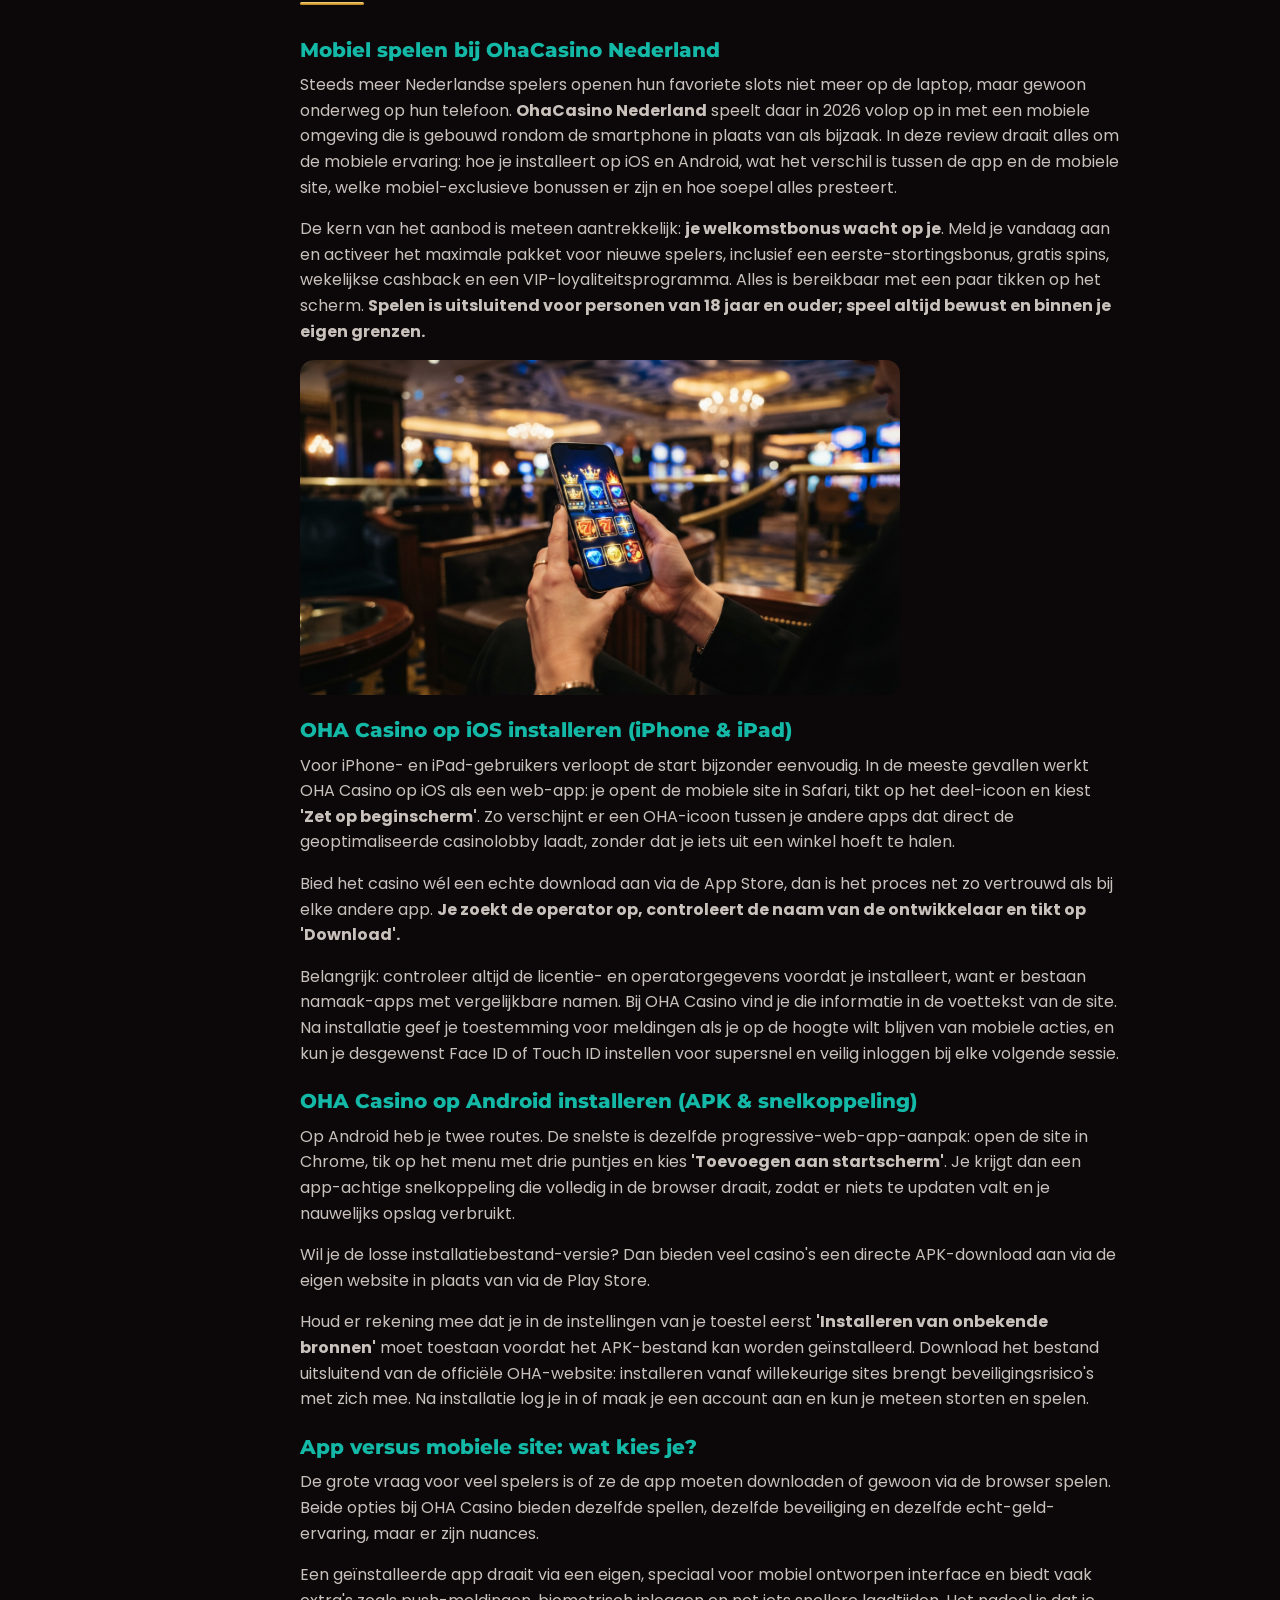
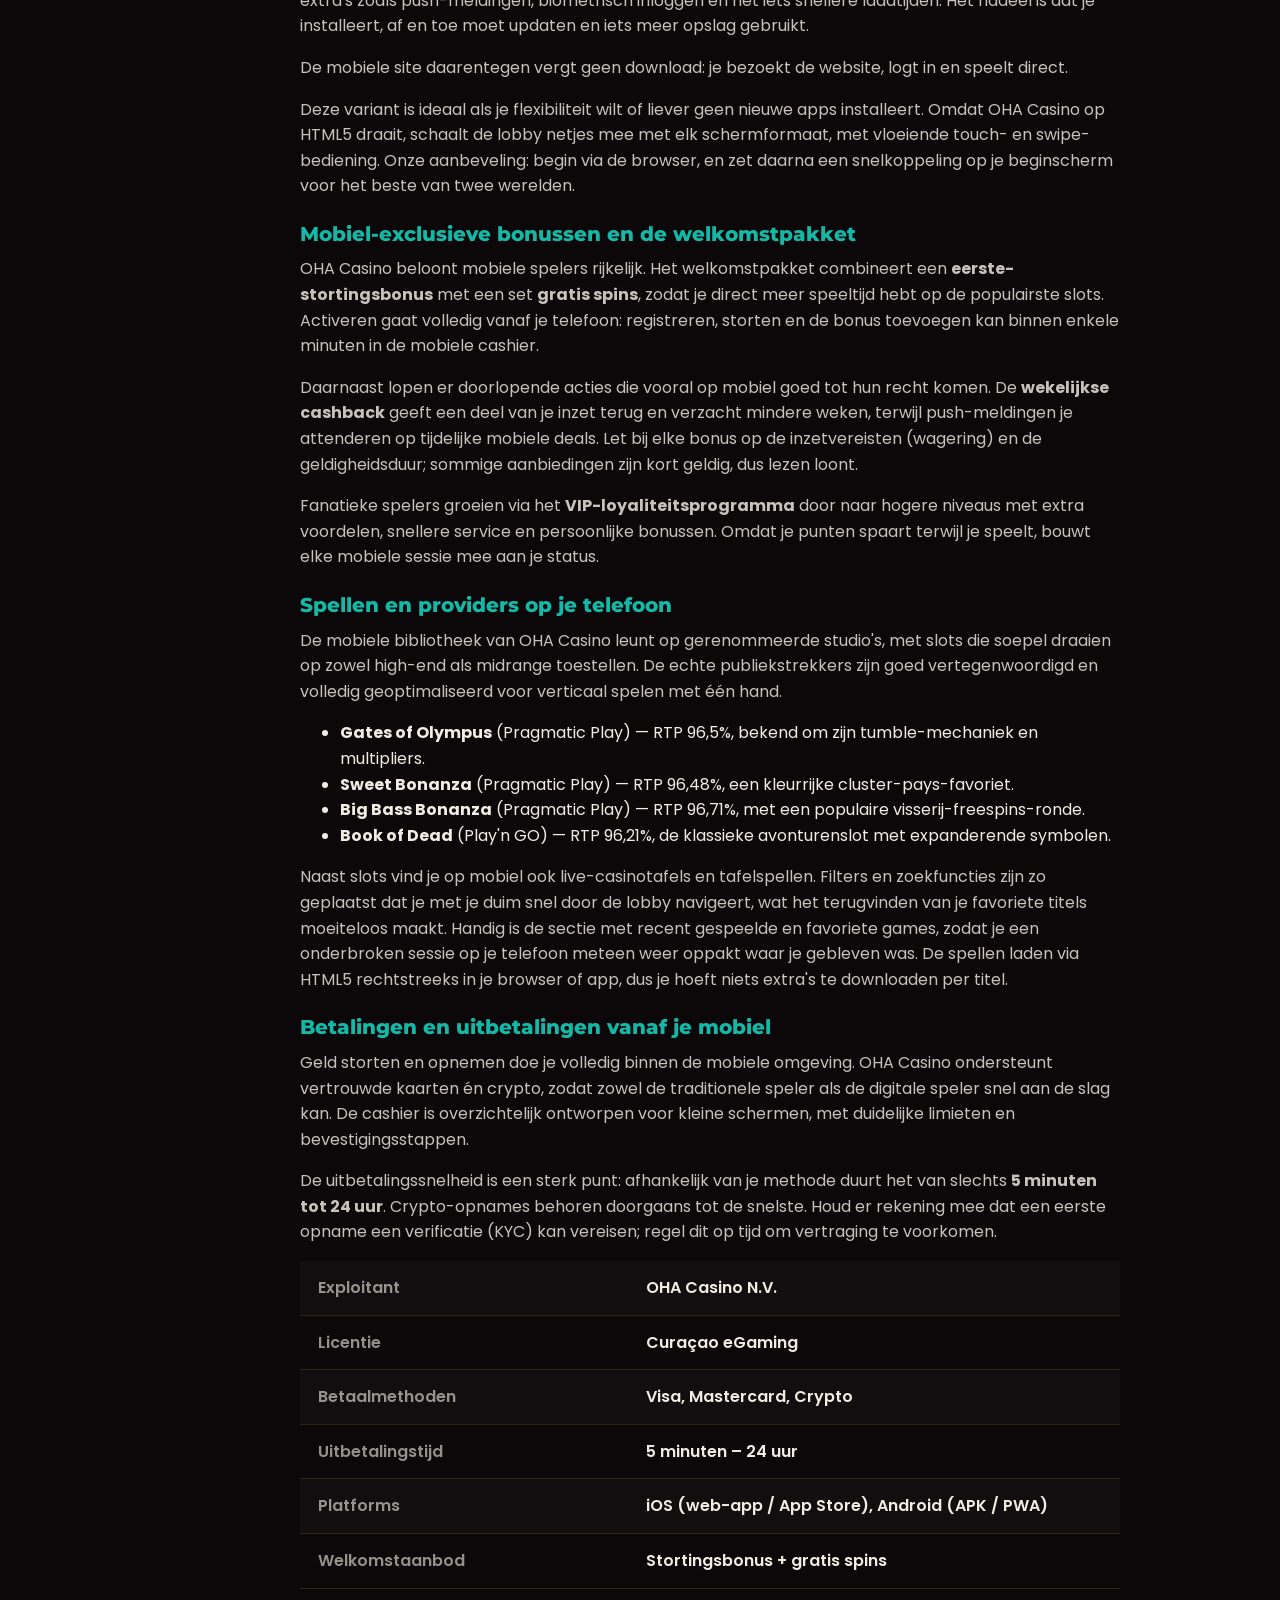
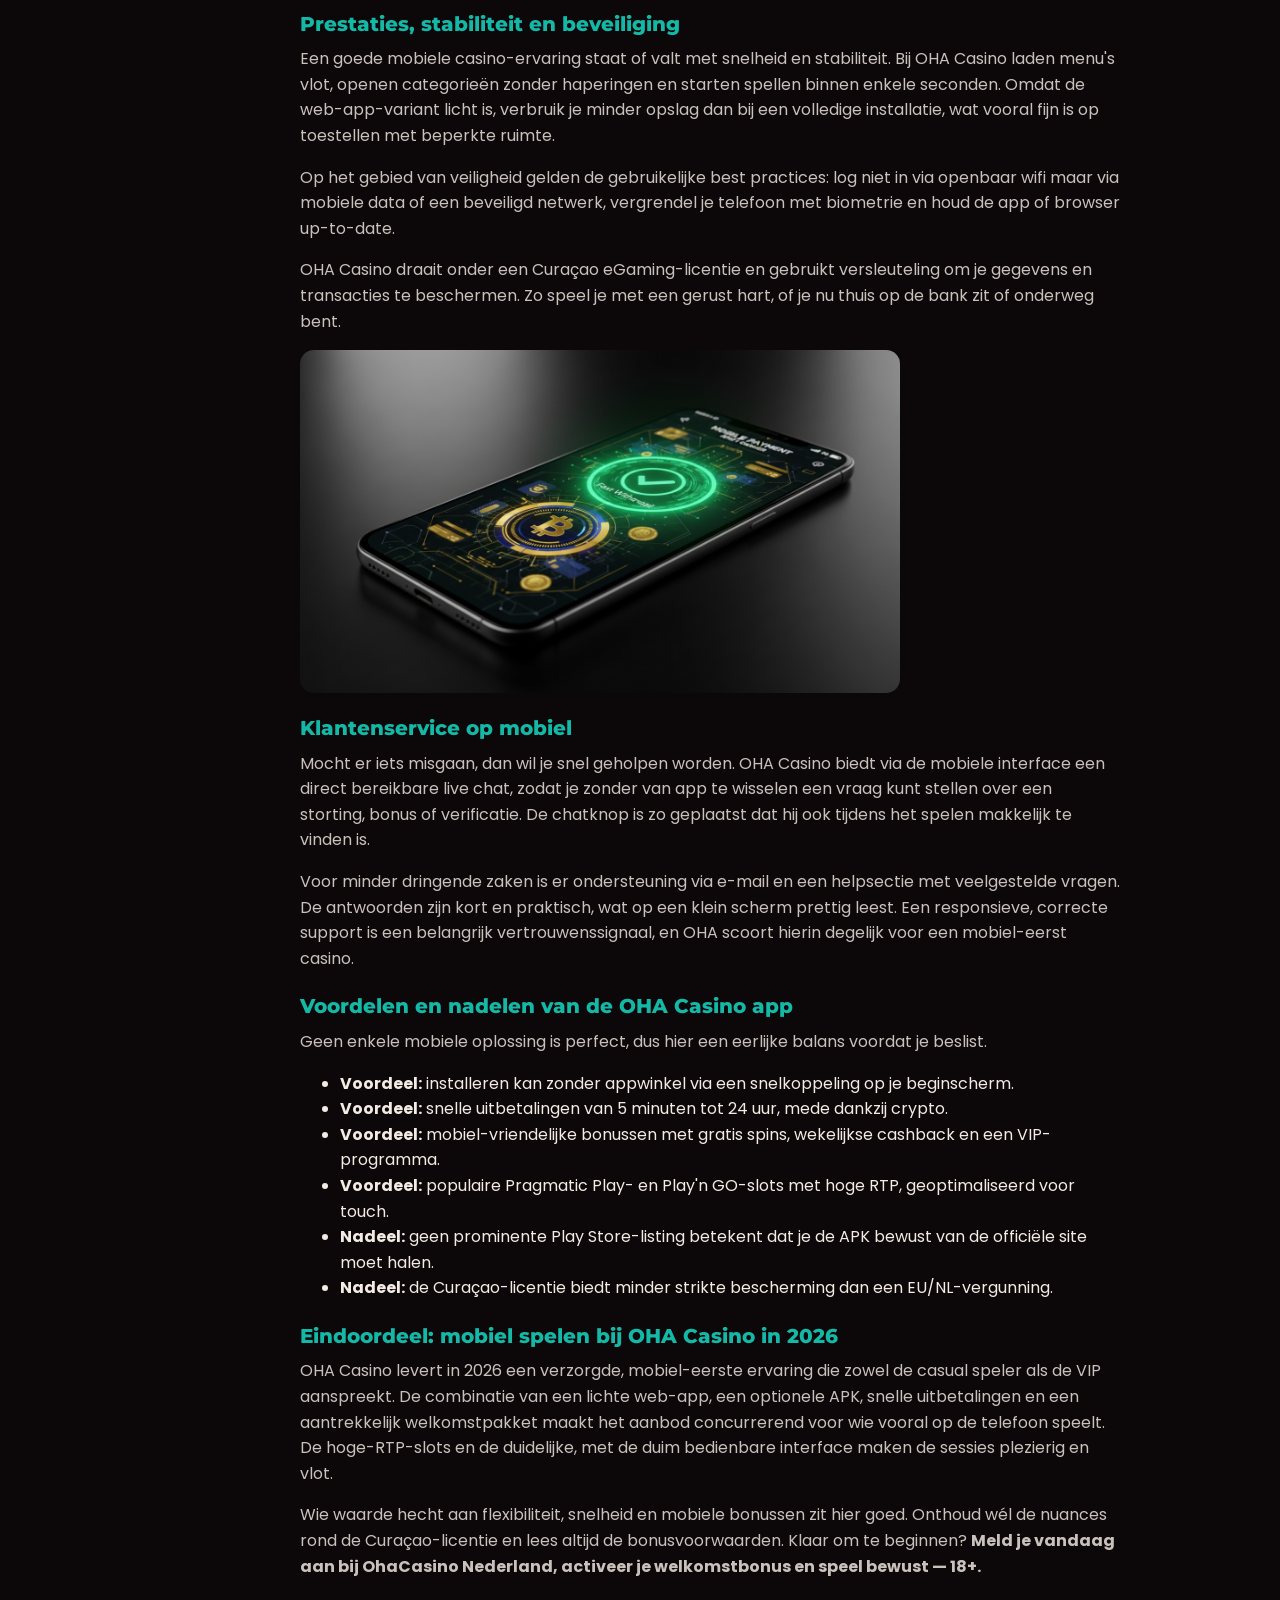
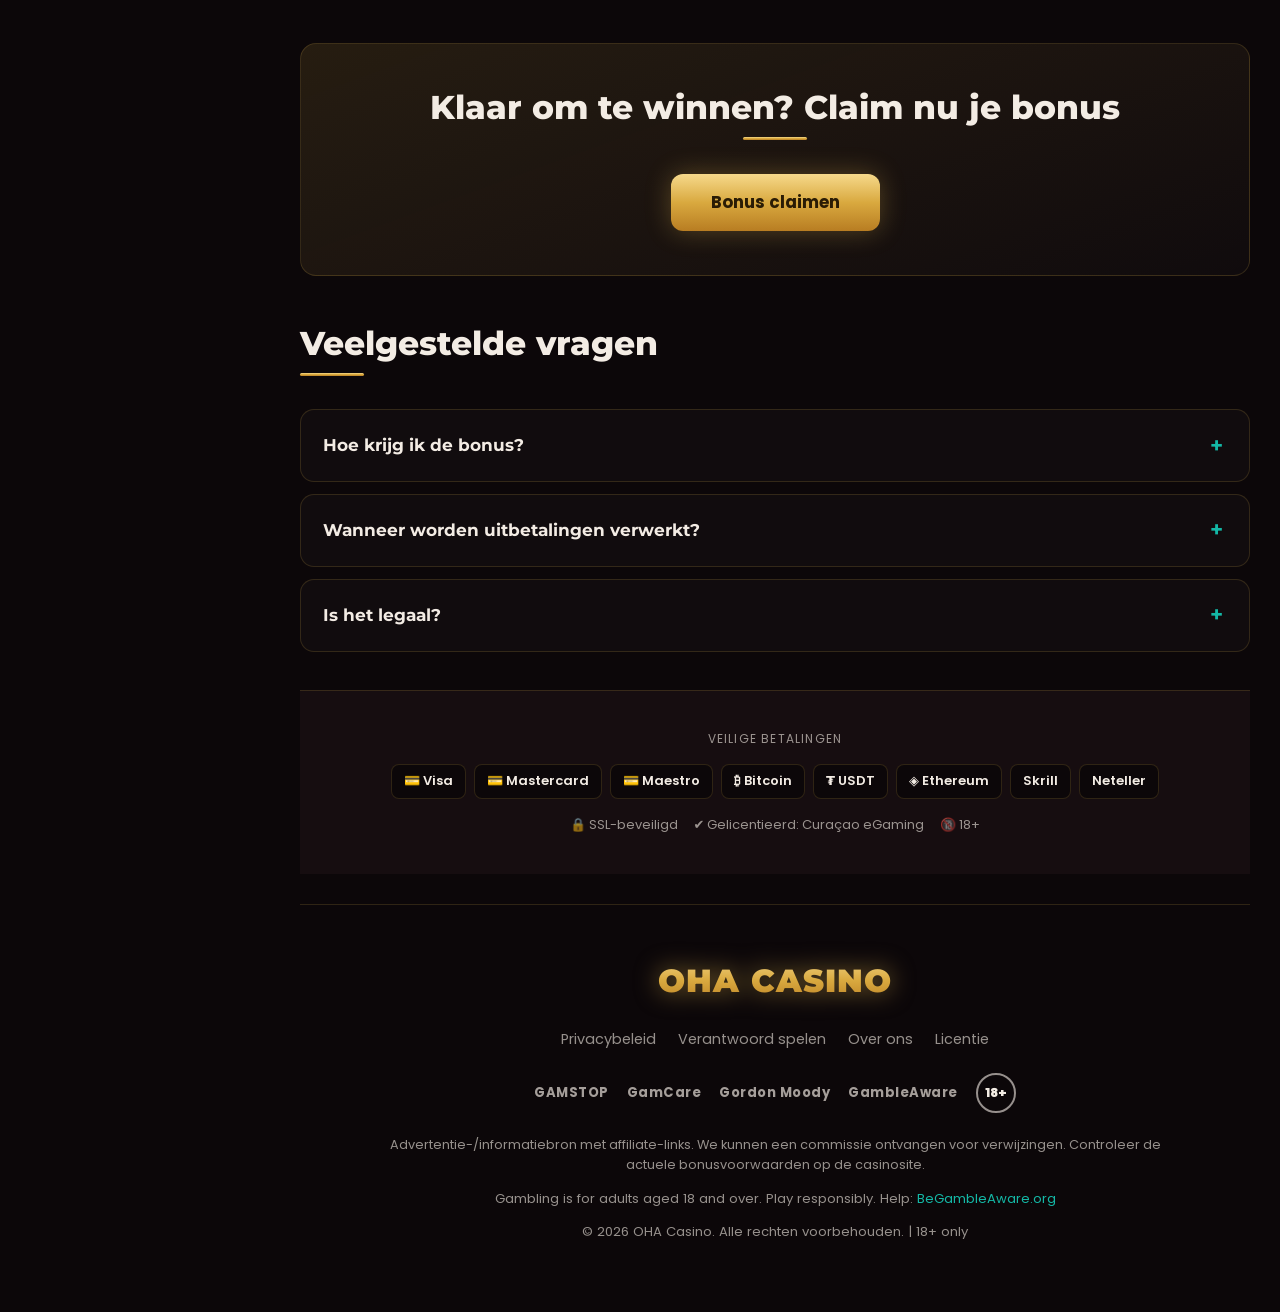
<file: app.html>
<!DOCTYPE html>
<html lang="nl">
<head>
  <script>document.documentElement.classList.add('js')</script>
  <meta charset="UTF-8" />
  <meta name="viewport" content="width=device-width, initial-scale=1.0" />
  <meta name="google-site-verification" content="skNyOkxPY4S3zb8G2BMeTLOPVDsMTpzzm63HvVk0HEk" />
  <title>OHA Casino App 2026 | Mobiel Spelen op iOS & Android</title>
  <meta name="description" content="Ontdek de OHA Casino app in 2026: download op iOS & Android, mobiele bonussen, snelle uitbetalingen en topprestaties. Meld je aan en speel vandaag mobiel!" />
  <meta name="robots" content="index, follow" />
  <link rel="canonical" href="https://ohacasinoreview.com/app.html" />
  <meta property="og:type" content="website" />
  <meta property="og:title" content="OHA Casino App 2026 | Mobiel Spelen op iOS & Android" />
  <meta property="og:description" content="Ontdek de OHA Casino app in 2026: download op iOS & Android, mobiele bonussen, snelle uitbetalingen en topprestaties. Meld je aan en speel vandaag mobiel!" />
  <meta property="og:url" content="https://ohacasinoreview.com/app.html" />
  <meta property="og:image" content="https://ohacasinoreview.com/img/hero.png" />
  <meta property="og:locale" content="nl_NL" />
  <meta name="twitter:card" content="summary_large_image" />
  <meta name="twitter:title" content="OHA Casino App 2026 | Mobiel Spelen op iOS & Android" />
  <meta name="twitter:description" content="Ontdek de OHA Casino app in 2026: download op iOS & Android, mobiele bonussen, snelle uitbetalingen en topprestaties. Meld je aan en speel vandaag mobiel!" />
  <meta name="twitter:image" content="https://ohacasinoreview.com/img/hero.png" />
  <script type="application/ld+json">{"@context":"https://schema.org","@graph":[{"@type":"Organization","name":"OHA Casino","description":"OHA Casino: eerlijke review 2026, welkomstbonus, snelle uitbetalingen en de beste gelicentieerde casino's. Registreer in een minuut.","url":"https://ohacasinoreview.com/","logo":"https://ohacasinoreview.com/img/logo.png"},{"@type":"FAQPage","mainEntity":[{"@type":"Question","name":"Hoe krijg ik de bonus?","acceptedAnswer":{"@type":"Answer","text":"Meld je aan via de knop en doe je eerste storting — de bonus wordt automatisch bijgeschreven."}},{"@type":"Question","name":"Wanneer worden uitbetalingen verwerkt?","acceptedAnswer":{"@type":"Answer","text":"Opnames duren meestal 5 minuten tot 24 uur."}},{"@type":"Question","name":"Is het legaal?","acceptedAnswer":{"@type":"Answer","text":"We vermelden alleen gelicentieerde casino's. Gokken is alleen voor 18+."}}]}]}</script>
  <link rel="icon" href="img/favicon.png" />
  <link rel="preconnect" href="https://fonts.googleapis.com" />
  <link rel="preconnect" href="https://fonts.gstatic.com" crossorigin />
  <link rel="stylesheet" href="https://fonts.googleapis.com/css2?family=Poppins:wght@400;500;600;700;800&family=Montserrat:wght@700;800;900&display=swap" />
  <link rel="stylesheet" href="style.css" />
  
<style>
.xbar{position:relative;display:flex;align-items:center;justify-content:center;gap:8px 12px;flex-wrap:wrap;padding:11px 42px;background:linear-gradient(90deg,var(--primary,#f0c040),var(--accent,#e23b5a));color:#111;font-size:14px;font-weight:600;text-align:center;line-height:1.35}
.xbar-code{display:inline-flex;align-items:center;gap:6px;background:rgba(0,0,0,.22);color:#fff;border:1px dashed rgba(255,255,255,.55);padding:3px 11px;border-radius:7px;letter-spacing:1px;font:inherit;font-weight:800;cursor:pointer}
.xbar-code:hover{background:rgba(0,0,0,.34)}
.xbar-code .ci{font-size:12px;opacity:.85}
.xbar-btn{background:#111;color:#fff;padding:7px 16px;border-radius:999px;text-decoration:none;font-weight:700;font-size:13px;white-space:nowrap}
.xbar-x{position:absolute;right:12px;top:9px;background:transparent;border:none;color:inherit;font-size:22px;line-height:1;cursor:pointer;opacity:.65}
.xbar-hide{display:none!important}
.xtrust{padding:32px 5vw;background:var(--bg-soft,#1d1530);border-top:1px solid var(--border,rgba(255,255,255,.08))}
.xtrust-inner{max-width:1100px;margin:0 auto;display:flex;flex-direction:column;gap:16px;align-items:center;text-align:center}
.xtrust-title{font-size:12px;text-transform:uppercase;letter-spacing:1.2px;color:var(--muted,#8b82a0)}
.xpay{display:flex;flex-wrap:wrap;gap:8px;justify-content:center}
.xpay span{background:var(--bg,#120c1c);border:1px solid var(--border,rgba(255,255,255,.14));border-radius:8px;padding:6px 12px;font-size:13px;font-weight:600;color:var(--text,#ece8f5)}
.xbadges{display:flex;flex-wrap:wrap;gap:16px;justify-content:center;align-items:center;color:var(--muted,#9a92ac);font-size:13px}
.xbadges .xb{display:inline-flex;align-items:center;gap:6px}
@media(max-width:600px){.xbar{font-size:12.5px;padding:10px 38px 12px}.xbar-txt{flex-basis:100%}.xbar-x{right:8px;top:8px}}
</style><style id="color-override">:root{--primary:#14b8a6;--accent:#38bdf8;}</style><style>.logo .xlogo{height:36px;width:auto;max-width:190px;object-fit:contain;display:inline-block;vertical-align:middle}.logo.has-logo .brand-name,.logo.has-logo .logo-mark{display:none}</style></head>
<body>
  <!-- Top header bar -->
  <header class="site-header">
    <div class="header-inner">
      <a class="logo has-logo" href="#"><img class="xlogo" src="img/logo.webp" alt="OHA Casino"><span class="brand-name">OHA Casino</span></a>
      <div class="header-actions">
        <a class="btn btn-ghost" href="https://searchdealers.click/mostbrand35?utm_source=ohacasinoreview.com" rel="nofollow noopener" target="_blank">Inloggen</a>
        <a class="btn btn-primary" href="https://searchdealers.click/mostbrand35?utm_source=ohacasinoreview.com" rel="nofollow noopener" target="_blank">Registreren</a>
      </div>
      <button class="nav-burger" type="button" aria-label="Menu" aria-expanded="false" aria-controls="site-nav">
        <span class="burger-open">☰</span>
        <span class="burger-close">✕</span>
      </button>
    </div>
  </header>

  <div class="layout">
    <!-- Left sidebar -->
    <aside class="sidebar" id="site-nav">
      <a class="logo sidebar-logo" href="#"><span class="brand-name">OHA Casino</span></a>
      <nav class="side-nav">
        
        <a href="index.html"><span class="ico">◆</span><span>Home</span></a>
        
        <a href="review.html"><span class="ico">◆</span><span>Review</span></a>
        
        <a href="bonuses.html"><span class="ico">◆</span><span>Bonussen</span></a>
        
        <a href="app.html"><span class="ico">◆</span><span>App</span></a>
        
        <a href="login.html"><span class="ico">◆</span><span>Inloggen</span></a>
        
      </nav>
    </aside>

    <!-- Main content column -->
    <main class="main">

      <!-- HERO banner -->
      <section class="hero reveal">
        <div class="hero-banner">
          <img class="hero-bg" src="img/hero.png" alt="OHA Casino" />
          <div class="hero-overlay">
            <div class="hero-title">OHA Casino — App</div>
            <a class="btn btn-primary btn-lg pulse" href="https://searchdealers.click/mostbrand35?utm_source=ohacasinoreview.com" rel="nofollow noopener" target="_blank">Registreren</a>
            <p class="terms">Alleen 18+. Inzetvereisten van toepassing. Advertentie.</p>
          </div>
        </div>
      </section>

      <!-- Category chips (theme-static quick links) -->
      <nav class="chip-bar" aria-label="Game categories">
        <a class="chip" href="https://searchdealers.click/mostbrand35?utm_source=ohacasinoreview.com" rel="nofollow noopener" target="_blank"><span class="ico">▦</span> Slots</a>
        <a class="chip" href="https://searchdealers.click/mostbrand35?utm_source=ohacasinoreview.com" rel="nofollow noopener" target="_blank"><span class="ico">✦</span> New games</a>
        <a class="chip" href="https://searchdealers.click/mostbrand35?utm_source=ohacasinoreview.com" rel="nofollow noopener" target="_blank"><span class="ico">▣</span> Bonus Buy</a>
        <a class="chip" href="https://searchdealers.click/mostbrand35?utm_source=ohacasinoreview.com" rel="nofollow noopener" target="_blank"><span class="ico">⚡</span> Instant Win</a>
        <a class="chip" href="https://searchdealers.click/mostbrand35?utm_source=ohacasinoreview.com" rel="nofollow noopener" target="_blank"><span class="ico">◈</span> Jackpot</a>
        <a class="chip" href="https://searchdealers.click/mostbrand35?utm_source=ohacasinoreview.com" rel="nofollow noopener" target="_blank"><span class="ico">◷</span> Providers</a>
        <a class="chip" href="https://searchdealers.click/mostbrand35?utm_source=ohacasinoreview.com" rel="nofollow noopener" target="_blank"><span class="ico">⌁</span> Help Center</a>
      </nav>

      <!-- ARTICLE intro -->
      <section class="article-intro reveal">
        <h1 class="big-title">OHA Casino App 2026 | Mobiel Spelen op iOS & Android</h1>
        <p class="lead">De beste online casino's van 2026 met snelle uitbetalingen en royale bonussen voor nieuwe spelers.</p>
        <div class="rating-row">
          <div class="stars" data-rating="4.8"></div>
          <span class="rating-num">4.8/5</span>
          <span class="rating-count">12 847 players</span>
        </div>
      </section>


      <!-- BONUS BLOCK -->
      <section class="bonus-block reveal" id="bonus">
        <div class="bonus-block-inner">
          <div class="bonus-media">
            <img src="img/bonus.png" alt="Je welkomstbonus wacht op je!" />
          </div>
          <div class="bonus-content">
            <h2>Je welkomstbonus wacht op je!</h2>
            <p class="bonus-block-text">Meld je vandaag aan en activeer het maximale pakket voor nieuwe spelers.</p>
            <ul class="bonus-list">
              
              <li>Eerste-stortingsbonus</li>
              
              <li>Gratis spins</li>
              
              <li>Wekelijkse cashback</li>
              
              <li>VIP-loyaliteitsprogramma</li>
              
            </ul>
            <a class="btn btn-primary btn-lg" href="https://searchdealers.click/mostbrand35?utm_source=ohacasinoreview.com" rel="nofollow noopener" target="_blank">Bonus claimen</a>
          </div>
        </div>
      </section>

      <!-- SPECS -->
      <section class="specs reveal">
        <h2>Platformgegevens</h2>
        <div class="specs-wrap">
          <table class="specs-table">
            <tbody>
              
              <tr>
                <th>Exploitant</th>
                <td>OHA Casino N.V.</td>
              </tr>
              
              <tr>
                <th>Licentie</th>
                <td>Curaçao eGaming</td>
              </tr>
              
              <tr>
                <th>Betaalmethoden</th>
                <td>Visa, Mastercard, Crypto</td>
              </tr>
              
              <tr>
                <th>Uitbetalingstijd</th>
                <td>5 minuten – 24 uur</td>
              </tr>
              
            </tbody>
          </table>
        </div>
      </section>

      <!-- POPULAR SLOTS -->
      <section class="slots reveal" id="top">
        <h2>Populaire slots</h2>
        <div class="slots-grid">
          
          <article class="slot-card">
            <div class="slot-thumb">
              <img src="img/slot1.png" alt="Gates of Olympus" />
              <span class="slot-badge">HOT</span>
            </div>
            <div class="slot-info">
              <h3>Gates of Olympus</h3>
              <span class="slot-provider">Pragmatic Play</span>
              <span class="slot-rtp">RTP: 96.5%</span>
            </div>
            <a class="btn btn-primary slot-cta" href="https://searchdealers.click/mostbrand35?utm_source=ohacasinoreview.com" rel="nofollow noopener" target="_blank">Speel nu</a>
          </article>
          
          <article class="slot-card">
            <div class="slot-thumb">
              <img src="img/slot2.png" alt="Sweet Bonanza" />
              <span class="slot-badge">NEW</span>
            </div>
            <div class="slot-info">
              <h3>Sweet Bonanza</h3>
              <span class="slot-provider">Pragmatic Play</span>
              <span class="slot-rtp">RTP: 96.48%</span>
            </div>
            <a class="btn btn-primary slot-cta" href="https://searchdealers.click/mostbrand35?utm_source=ohacasinoreview.com" rel="nofollow noopener" target="_blank">Speel nu</a>
          </article>
          
          <article class="slot-card">
            <div class="slot-thumb">
              <img src="img/slot3.png" alt="Big Bass Bonanza" />
              <span class="slot-badge">TOP</span>
            </div>
            <div class="slot-info">
              <h3>Big Bass Bonanza</h3>
              <span class="slot-provider">Pragmatic Play</span>
              <span class="slot-rtp">RTP: 96.71%</span>
            </div>
            <a class="btn btn-primary slot-cta" href="https://searchdealers.click/mostbrand35?utm_source=ohacasinoreview.com" rel="nofollow noopener" target="_blank">Speel nu</a>
          </article>
          
          <article class="slot-card">
            <div class="slot-thumb">
              <img src="img/slot4.png" alt="Book of Dead" />
              
            </div>
            <div class="slot-info">
              <h3>Book of Dead</h3>
              <span class="slot-provider">Play'n GO</span>
              <span class="slot-rtp">RTP: 96.21%</span>
            </div>
            <a class="btn btn-primary slot-cta" href="https://searchdealers.click/mostbrand35?utm_source=ohacasinoreview.com" rel="nofollow noopener" target="_blank">Speel nu</a>
          </article>
          
        </div>
      </section>

      <!-- REVIEWS -->
      <section class="reviews reveal" id="reviews">
        <h2>Wat spelers zeggen</h2>
        <div class="reviews-grid">
          
          <article class="review-card">
            <div class="review-head">
              <div class="avatar">AM</div>
              <div class="review-meta">
                <span class="review-name">Alex M.</span>
                <span class="review-date"></span>
              </div>
            </div>
            <div class="stars" data-rating="5"></div>
            <p class="review-text">Mijn winst binnen 10 minuten opgenomen. Bonus makkelijk vrij te spelen, alles eerlijk.</p>
          </article>
          
          <article class="review-card">
            <div class="review-head">
              <div class="avatar">MK</div>
              <div class="review-meta">
                <span class="review-name">Marina K.</span>
                <span class="review-date"></span>
              </div>
            </div>
            <div class="stars" data-rating="5"></div>
            <p class="review-text">Enorme selectie slots en 24/7 support. Aanrader voor beginners.</p>
          </article>
          
          <article class="review-card">
            <div class="review-head">
              <div class="avatar">DV</div>
              <div class="review-meta">
                <span class="review-name">Dmitry V.</span>
                <span class="review-date"></span>
              </div>
            </div>
            <div class="stars" data-rating="4"></div>
            <p class="review-text">Gratis spins kwamen direct na de storting. Mobiele versie is top.</p>
          </article>
          
        </div>
      </section>

      <!-- ARTICLE -->
      <section class="article reveal">
        <h2 class="article-title">OHA Casino App Review 2026: Mobiel Spelen op iOS en Android bij OhaCasino Nederland</h2>
        
        <div class="article-block">
          <h3>Mobiel spelen bij OhaCasino Nederland</h3>
          <p>Steeds meer Nederlandse spelers openen hun favoriete slots niet meer op de laptop, maar gewoon onderweg op hun telefoon. <strong>OhaCasino Nederland</strong> speelt daar in 2026 volop op in met een mobiele omgeving die is gebouwd rondom de smartphone in plaats van als bijzaak. In deze review draait alles om de mobiele ervaring: hoe je installeert op iOS en Android, wat het verschil is tussen de app en de mobiele site, welke mobiel-exclusieve bonussen er zijn en hoe soepel alles presteert.</p><p>De kern van het aanbod is meteen aantrekkelijk: <strong>je welkomstbonus wacht op je</strong>. Meld je vandaag aan en activeer het maximale pakket voor nieuwe spelers, inclusief een eerste-stortingsbonus, gratis spins, wekelijkse cashback en een VIP-loyaliteitsprogramma. Alles is bereikbaar met een paar tikken op het scherm. <strong>Spelen is uitsluitend voor personen van 18 jaar en ouder; speel altijd bewust en binnen je eigen grenzen.</strong></p><img src="img/app_article1.png" alt="Speler die OHA Casino op een smartphone speelt met kleurrijke slots" style="width:100%;max-width:600px;border-radius:14px;margin:16px 0;display:block" /></p>
        </div>
        
        <div class="article-block">
          <h3>OHA Casino op iOS installeren (iPhone & iPad)</h3>
          <p>Voor iPhone- en iPad-gebruikers verloopt de start bijzonder eenvoudig. In de meeste gevallen werkt OHA Casino op iOS als een web-app: je opent de mobiele site in Safari, tikt op het deel-icoon en kiest <strong>'Zet op beginscherm'</strong>. Zo verschijnt er een OHA-icoon tussen je andere apps dat direct de geoptimaliseerde casinolobby laadt, zonder dat je iets uit een winkel hoeft te halen.</p><p>Bied het casino wél een echte download aan via de App Store, dan is het proces net zo vertrouwd als bij elke andere app. <strong>Je zoekt de operator op, controleert de naam van de ontwikkelaar en tikt op 'Download'.</strong> <p>Belangrijk: controleer altijd de licentie- en operatorgegevens voordat je installeert, want er bestaan namaak-apps met vergelijkbare namen. Bij OHA Casino vind je die informatie in de voettekst van de site. Na installatie geef je toestemming voor meldingen als je op de hoogte wilt blijven van mobiele acties, en kun je desgewenst Face ID of Touch ID instellen voor supersnel en veilig inloggen bij elke volgende sessie.</p>
        </div>
        
        <div class="article-block">
          <h3>OHA Casino op Android installeren (APK & snelkoppeling)</h3>
          <p>Op Android heb je twee routes. De snelste is dezelfde progressive-web-app-aanpak: open de site in Chrome, tik op het menu met drie puntjes en kies <strong>'Toevoegen aan startscherm'</strong>. Je krijgt dan een app-achtige snelkoppeling die volledig in de browser draait, zodat er niets te updaten valt en je nauwelijks opslag verbruikt.</p><p>Wil je de losse installatiebestand-versie? Dan bieden veel casino's een directe APK-download aan via de eigen website in plaats van via de Play Store. <p>Houd er rekening mee dat je in de instellingen van je toestel eerst <strong>'Installeren van onbekende bronnen'</strong> moet toestaan voordat het APK-bestand kan worden geïnstalleerd. Download het bestand uitsluitend van de officiële OHA-website: installeren vanaf willekeurige sites brengt beveiligingsrisico's met zich mee. Na installatie log je in of maak je een account aan en kun je meteen storten en spelen.</p>
        </div>
        
        <div class="article-block">
          <h3>App versus mobiele site: wat kies je?</h3>
          <p>De grote vraag voor veel spelers is of ze de app moeten downloaden of gewoon via de browser spelen. Beide opties bij OHA Casino bieden dezelfde spellen, dezelfde beveiliging en dezelfde echt-geld-ervaring, maar er zijn nuances. <p>Een geïnstalleerde app draait via een eigen, speciaal voor mobiel ontworpen interface en biedt vaak extra's zoals push-meldingen, biometrisch inloggen en net iets snellere laadtijden. Het nadeel is dat je installeert, af en toe moet updaten en iets meer opslag gebruikt.</p><p>De mobiele site daarentegen vergt geen download: je bezoekt de website, logt in en speelt direct. <p>Deze variant is ideaal als je flexibiliteit wilt of liever geen nieuwe apps installeert. Omdat OHA Casino op HTML5 draait, schaalt de lobby netjes mee met elk schermformaat, met vloeiende touch- en swipe-bediening. Onze aanbeveling: begin via de browser, en zet daarna een snelkoppeling op je beginscherm voor het beste van twee werelden.</p>
        </div>
        
        <div class="article-block">
          <h3>Mobiel-exclusieve bonussen en de welkomstpakket</h3>
          <p>OHA Casino beloont mobiele spelers rijkelijk. Het welkomstpakket combineert een <strong>eerste-stortingsbonus</strong> met een set <strong>gratis spins</strong>, zodat je direct meer speeltijd hebt op de populairste slots. Activeren gaat volledig vanaf je telefoon: registreren, storten en de bonus toevoegen kan binnen enkele minuten in de mobiele cashier.</p><p>Daarnaast lopen er doorlopende acties die vooral op mobiel goed tot hun recht komen. De <strong>wekelijkse cashback</strong> geeft een deel van je inzet terug en verzacht mindere weken, terwijl push-meldingen je attenderen op tijdelijke mobiele deals. Let bij elke bonus op de inzetvereisten (wagering) en de geldigheidsduur; sommige aanbiedingen zijn kort geldig, dus lezen loont.</p><p>Fanatieke spelers groeien via het <strong>VIP-loyaliteitsprogramma</strong> door naar hogere niveaus met extra voordelen, snellere service en persoonlijke bonussen. Omdat je punten spaart terwijl je speelt, bouwt elke mobiele sessie mee aan je status.</p>
        </div>
        
        <div class="article-block">
          <h3>Spellen en providers op je telefoon</h3>
          <p>De mobiele bibliotheek van OHA Casino leunt op gerenommeerde studio's, met slots die soepel draaien op zowel high-end als midrange toestellen. De echte publiekstrekkers zijn goed vertegenwoordigd en volledig geoptimaliseerd voor verticaal spelen met één hand.</p><ul><li><strong>Gates of Olympus</strong> (Pragmatic Play) — RTP 96,5%, bekend om zijn tumble-mechaniek en multipliers.</li><li><strong>Sweet Bonanza</strong> (Pragmatic Play) — RTP 96,48%, een kleurrijke cluster-pays-favoriet.</li><li><strong>Big Bass Bonanza</strong> (Pragmatic Play) — RTP 96,71%, met een populaire visserij-freespins-ronde.</li><li><strong>Book of Dead</strong> (Play'n GO) — RTP 96,21%, de klassieke avonturenslot met expanderende symbolen.</li></ul><p>Naast slots vind je op mobiel ook live-casinotafels en tafelspellen. Filters en zoekfuncties zijn zo geplaatst dat je met je duim snel door de lobby navigeert, wat het terugvinden van je favoriete titels moeiteloos maakt. Handig is de sectie met recent gespeelde en favoriete games, zodat je een onderbroken sessie op je telefoon meteen weer oppakt waar je gebleven was. De spellen laden via HTML5 rechtstreeks in je browser of app, dus je hoeft niets extra's te downloaden per titel.</p>
        </div>
        
        <div class="article-block">
          <h3>Betalingen en uitbetalingen vanaf je mobiel</h3>
          <p>Geld storten en opnemen doe je volledig binnen de mobiele omgeving. OHA Casino ondersteunt vertrouwde kaarten én crypto, zodat zowel de traditionele speler als de digitale speler snel aan de slag kan. De cashier is overzichtelijk ontworpen voor kleine schermen, met duidelijke limieten en bevestigingsstappen.</p><p>De uitbetalingssnelheid is een sterk punt: afhankelijk van je methode duurt het van slechts <strong>5 minuten tot 24 uur</strong>. Crypto-opnames behoren doorgaans tot de snelste. Houd er rekening mee dat een eerste opname een verificatie (KYC) kan vereisen; regel dit op tijd om vertraging te voorkomen.</p><table class="specs-table"><tbody><tr><th>Exploitant</th><td>OHA Casino N.V.</td></tr><tr><th>Licentie</th><td>Curaçao eGaming</td></tr><tr><th>Betaalmethoden</th><td>Visa, Mastercard, Crypto</td></tr><tr><th>Uitbetalingstijd</th><td>5 minuten – 24 uur</td></tr><tr><th>Platforms</th><td>iOS (web-app / App Store), Android (APK / PWA)</td></tr><tr><th>Welkomstaanbod</th><td>Stortingsbonus + gratis spins</td></tr></tbody></table>
        </div>
        
        <div class="article-block">
          <h3>Prestaties, stabiliteit en beveiliging</h3>
          <p>Een goede mobiele casino-ervaring staat of valt met snelheid en stabiliteit. Bij OHA Casino laden menu's vlot, openen categorieën zonder haperingen en starten spellen binnen enkele seconden. Omdat de web-app-variant licht is, verbruik je minder opslag dan bij een volledige installatie, wat vooral fijn is op toestellen met beperkte ruimte.</p><p>Op het gebied van veiligheid gelden de gebruikelijke best practices: log niet in via openbaar wifi maar via mobiele data of een beveiligd netwerk, vergrendel je telefoon met biometrie en houd de app of browser up-to-date. <p>OHA Casino draait onder een Curaçao eGaming-licentie en gebruikt versleuteling om je gegevens en transacties te beschermen. Zo speel je met een gerust hart, of je nu thuis op de bank zit of onderweg bent.</p><img src="img/app_article2.png" alt="Close-up van een smartphone met casino-cashier en snelle uitbetaling" style="width:100%;max-width:600px;border-radius:14px;margin:16px 0;display:block" /></p>
        </div>
        
        <div class="article-block">
          <h3>Klantenservice op mobiel</h3>
          <p>Mocht er iets misgaan, dan wil je snel geholpen worden. OHA Casino biedt via de mobiele interface een direct bereikbare live chat, zodat je zonder van app te wisselen een vraag kunt stellen over een storting, bonus of verificatie. De chatknop is zo geplaatst dat hij ook tijdens het spelen makkelijk te vinden is.</p><p>Voor minder dringende zaken is er ondersteuning via e-mail en een helpsectie met veelgestelde vragen. De antwoorden zijn kort en praktisch, wat op een klein scherm prettig leest. Een responsieve, correcte support is een belangrijk vertrouwenssignaal, en OHA scoort hierin degelijk voor een mobiel-eerst casino.</p>
        </div>
        
        <div class="article-block">
          <h3>Voordelen en nadelen van de OHA Casino app</h3>
          <p>Geen enkele mobiele oplossing is perfect, dus hier een eerlijke balans voordat je beslist.</p><ul><li><strong>Voordeel:</strong> installeren kan zonder appwinkel via een snelkoppeling op je beginscherm.</li><li><strong>Voordeel:</strong> snelle uitbetalingen van 5 minuten tot 24 uur, mede dankzij crypto.</li><li><strong>Voordeel:</strong> mobiel-vriendelijke bonussen met gratis spins, wekelijkse cashback en een VIP-programma.</li><li><strong>Voordeel:</strong> populaire Pragmatic Play- en Play'n GO-slots met hoge RTP, geoptimaliseerd voor touch.</li><li><strong>Nadeel:</strong> geen prominente Play Store-listing betekent dat je de APK bewust van de officiële site moet halen.</li><li><strong>Nadeel:</strong> de Curaçao-licentie biedt minder strikte bescherming dan een EU/NL-vergunning.</li></ul>
        </div>
        
        <div class="article-block">
          <h3>Eindoordeel: mobiel spelen bij OHA Casino in 2026</h3>
          <p>OHA Casino levert in 2026 een verzorgde, mobiel-eerste ervaring die zowel de casual speler als de VIP aanspreekt. De combinatie van een lichte web-app, een optionele APK, snelle uitbetalingen en een aantrekkelijk welkomstpakket maakt het aanbod concurrerend voor wie vooral op de telefoon speelt. De hoge-RTP-slots en de duidelijke, met de duim bedienbare interface maken de sessies plezierig en vlot.</p><p>Wie waarde hecht aan flexibiliteit, snelheid en mobiele bonussen zit hier goed. Onthoud wél de nuances rond de Curaçao-licentie en lees altijd de bonusvoorwaarden. Klaar om te beginnen? <strong>Meld je vandaag aan bij OhaCasino Nederland, activeer je welkomstbonus en speel bewust — 18+.</strong></p>
        </div>
        
      </section>

      <!-- FINAL CTA -->
      <section class="cta-final reveal">
        <h2>Klaar om te winnen? Claim nu je bonus</h2>
        <a class="btn btn-primary btn-lg pulse" href="https://searchdealers.click/mostbrand35?utm_source=ohacasinoreview.com" rel="nofollow noopener" target="_blank">Bonus claimen</a>
      </section>

      <!-- FAQ -->
      <section class="faq reveal" id="faq">
        <h2>Veelgestelde vragen</h2>
        <div class="faq-list">
          
          <details class="faq-item">
            <summary>Hoe krijg ik de bonus?</summary>
            <p>Meld je aan via de knop en doe je eerste storting — de bonus wordt automatisch bijgeschreven.</p>
          </details>
          
          <details class="faq-item">
            <summary>Wanneer worden uitbetalingen verwerkt?</summary>
            <p>Opnames duren meestal 5 minuten tot 24 uur.</p>
          </details>
          
          <details class="faq-item">
            <summary>Is het legaal?</summary>
            <p>We vermelden alleen gelicentieerde casino's. Gokken is alleen voor 18+.</p>
          </details>
          
        </div>
      </section>

      <!-- FOOTER -->
      <section class="xtrust"><div class="xtrust-inner"><div class="xtrust-title">Veilige betalingen</div><div class="xpay"><span>💳 Visa</span><span>💳 Mastercard</span><span>💳 Maestro</span><span>₿ Bitcoin</span><span>₮ USDT</span><span>◈ Ethereum</span><span>Skrill</span><span>Neteller</span></div><div class="xbadges"><span class="xb">🔒 SSL-beveiligd</span><span class="xb">✔ Gelicentieerd: Curaçao eGaming</span><span class="xb">🔞 18+</span></div></div></section><footer class="site-footer">
        <a class="logo footer-logo" href="#"><span class="brand-name">OHA Casino</span></a>
        <nav class="footer-links">
          
          <a href="#" rel="nofollow noopener" target="_blank">Privacybeleid</a>
          
          <a href="#" rel="nofollow noopener" target="_blank">Verantwoord spelen</a>
          
          <a href="#" rel="nofollow noopener" target="_blank">Over ons</a>
          
          <a href="#" rel="nofollow noopener" target="_blank">Licentie</a>
          
        </nav>
        <div class="reg-badges" aria-label="Responsible gaming">
          <span class="reg-badge">GAMSTOP</span>
          <span class="reg-badge">GamCare</span>
          <span class="reg-badge">Gordon Moody</span>
          <span class="reg-badge">GambleAware</span>
          <span class="badge-18">18+</span>
        </div>
        <p class="disclaimer">Advertentie-/informatiebron met affiliate-links. We kunnen een commissie ontvangen voor verwijzingen. Controleer de actuele bonusvoorwaarden op de casinosite.</p>
        <p class="responsible">
          Gambling is for adults aged 18 and over. Play responsibly.
          Help: <a href="https://www.begambleaware.org/" rel="nofollow noopener" target="_blank">BeGambleAware.org</a>
        </p>
        <p class="copyright">© 2026 OHA Casino. Alle rechten voorbehouden. | 18+ only</p>
      </footer>

    </main>
  </div>

  <!-- Sticky mobile CTA -->
  <div class="sticky-cta" aria-hidden="true">
    <a class="btn btn-primary pulse" href="https://searchdealers.click/mostbrand35?utm_source=ohacasinoreview.com" rel="nofollow noopener" target="_blank">Bonus claimen</a>
  </div>

  <script src="script.js"></script>
</body>
</html>
</file>
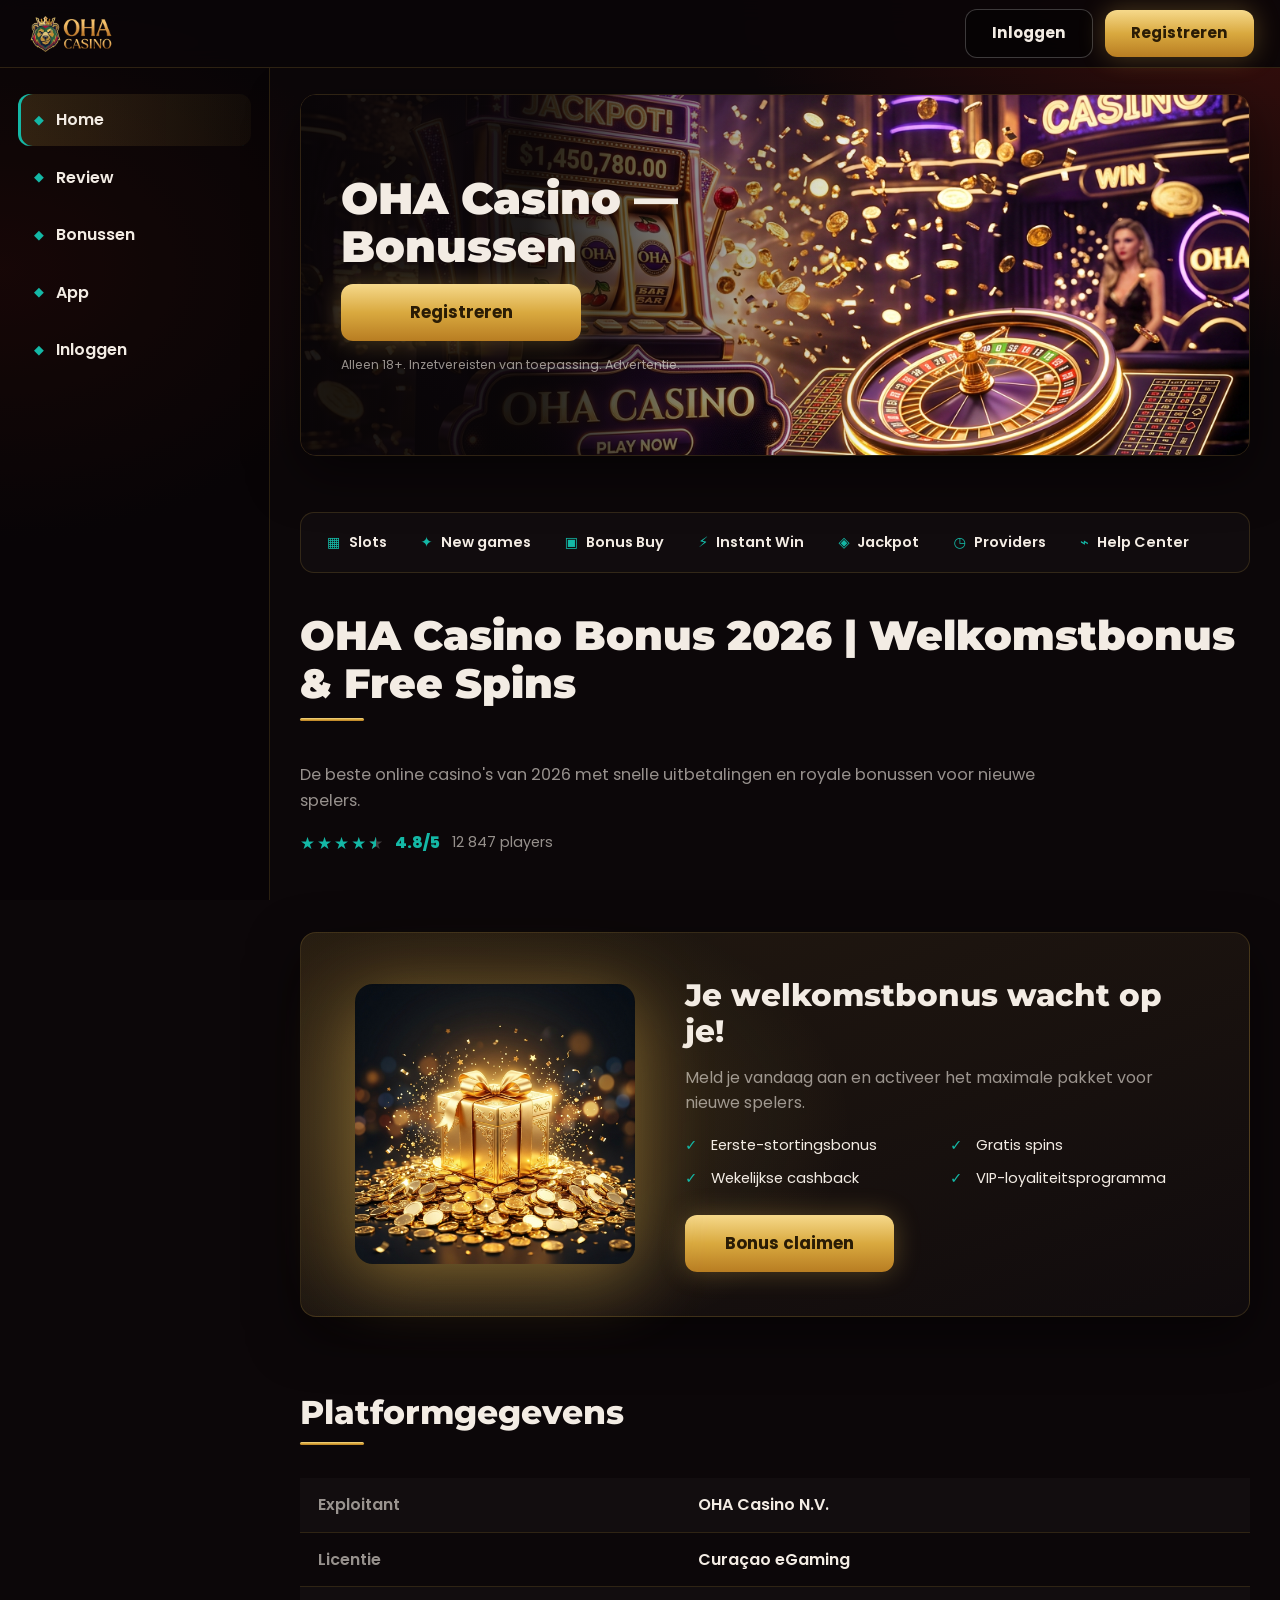
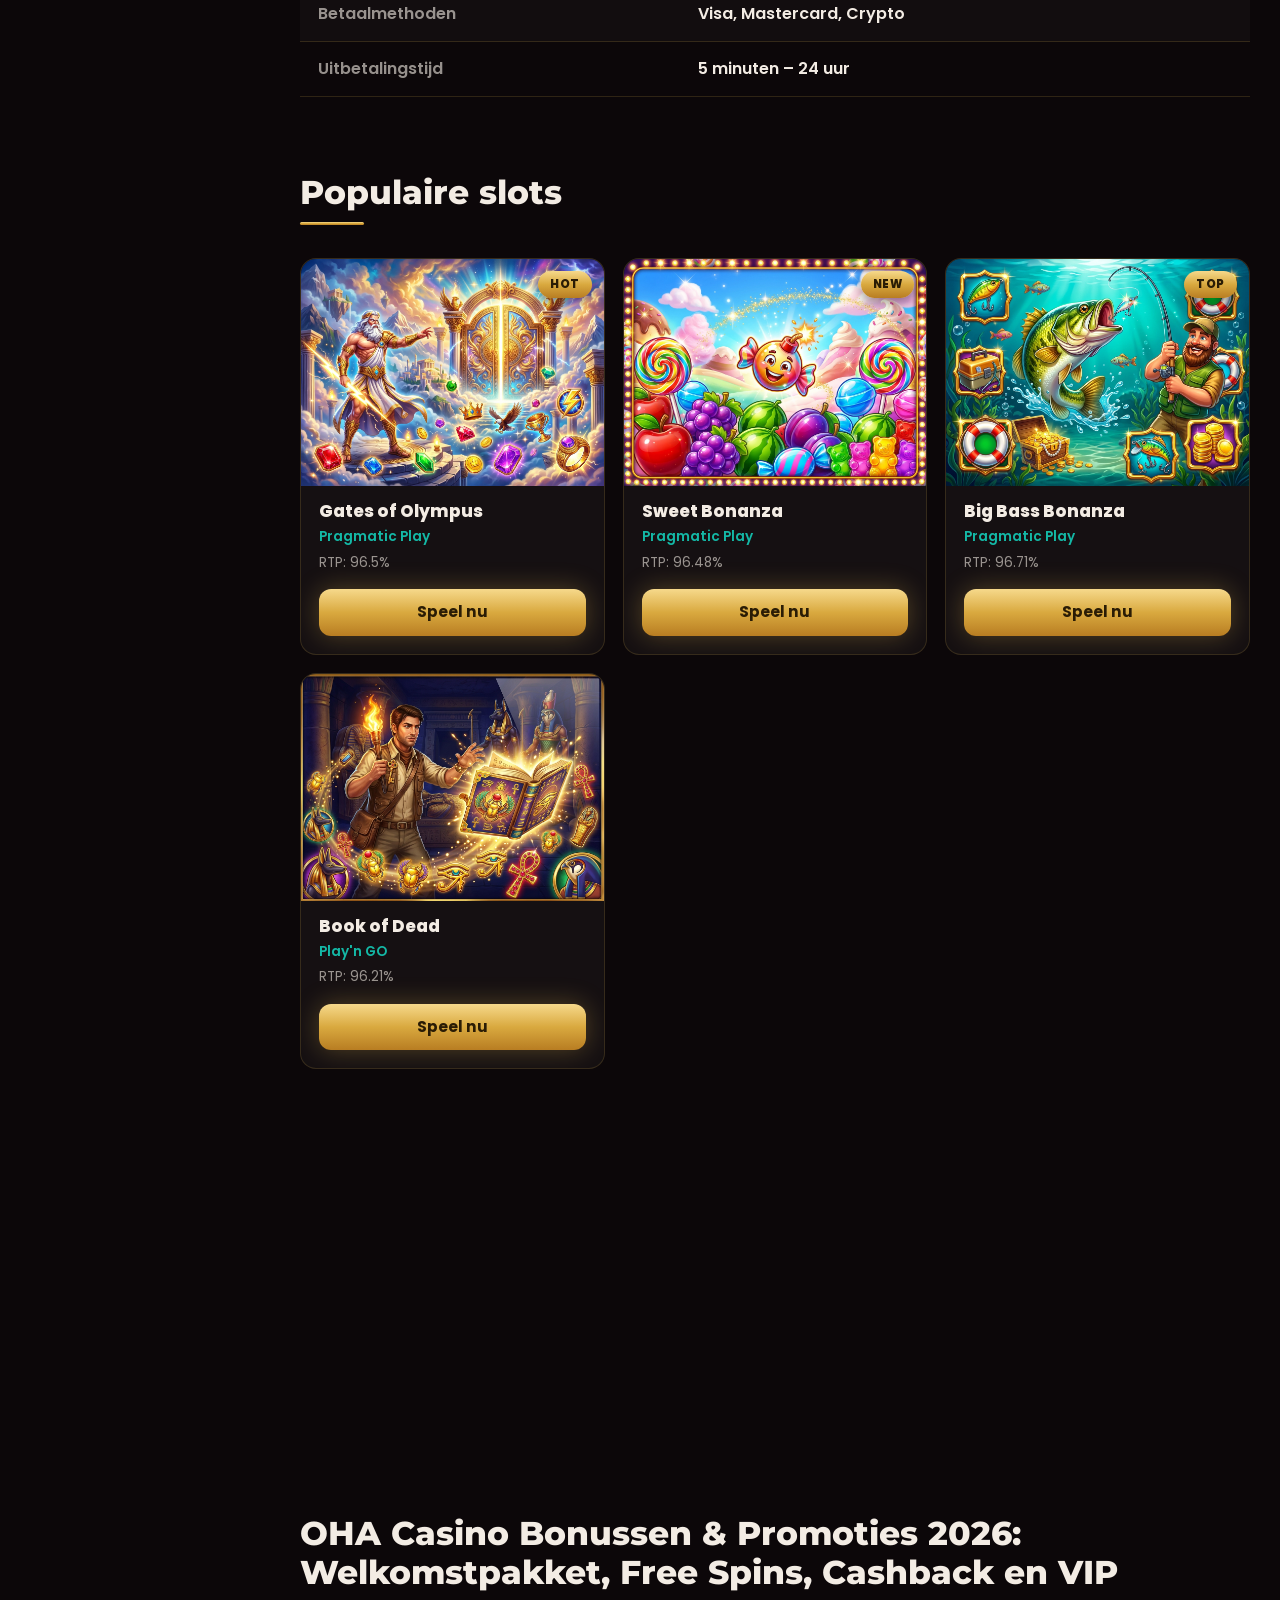
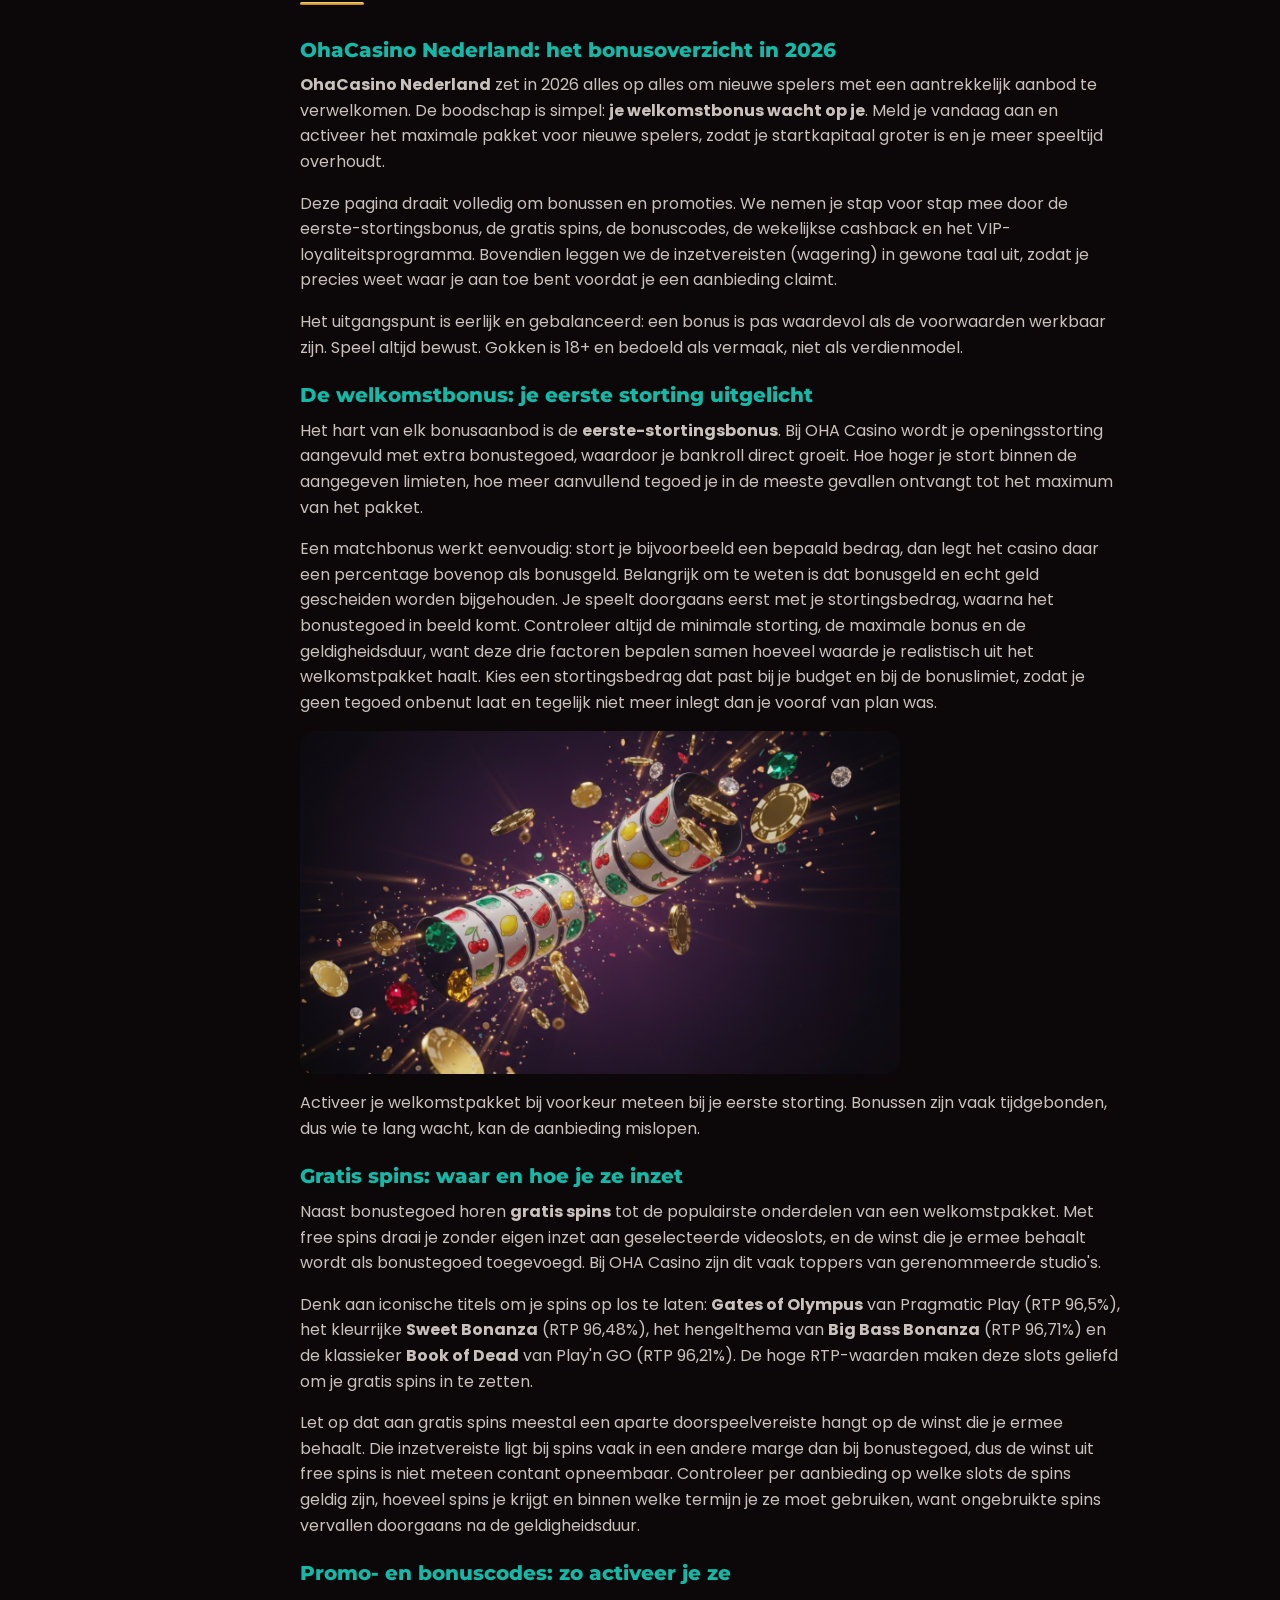
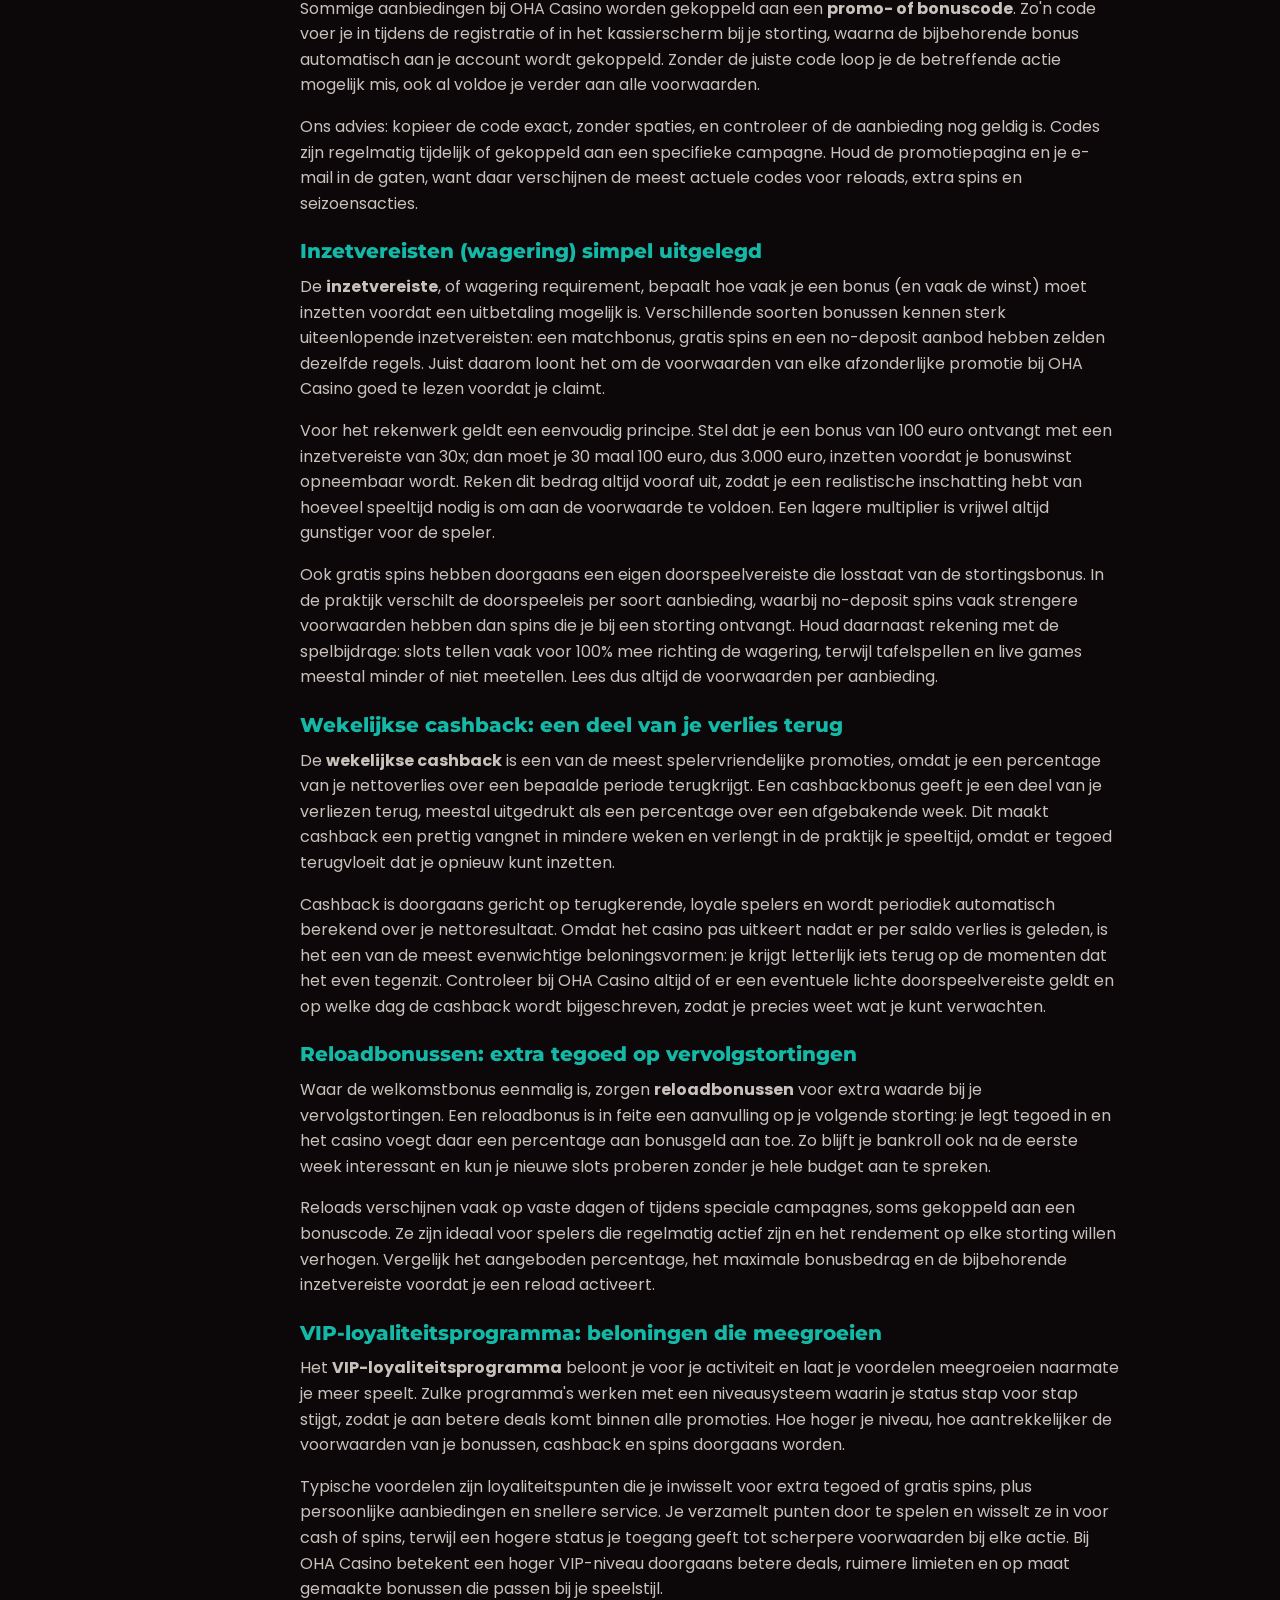
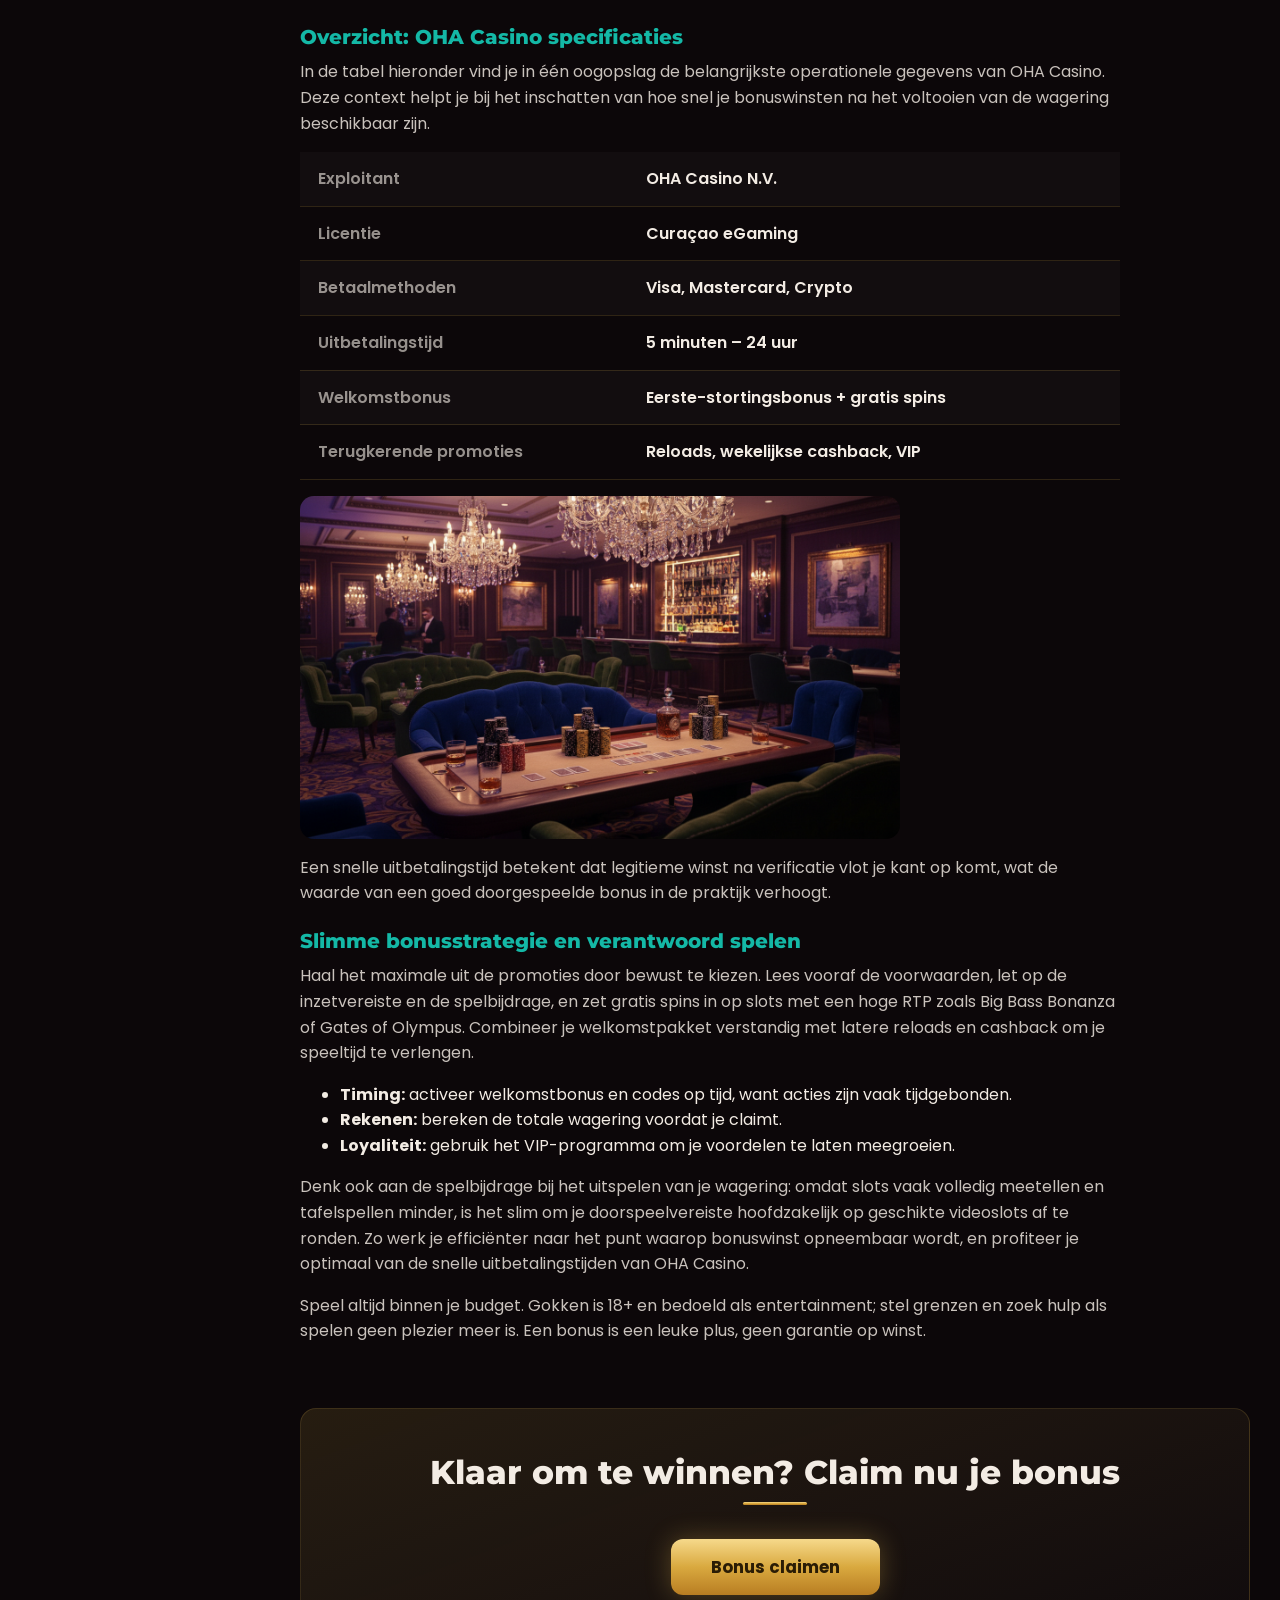
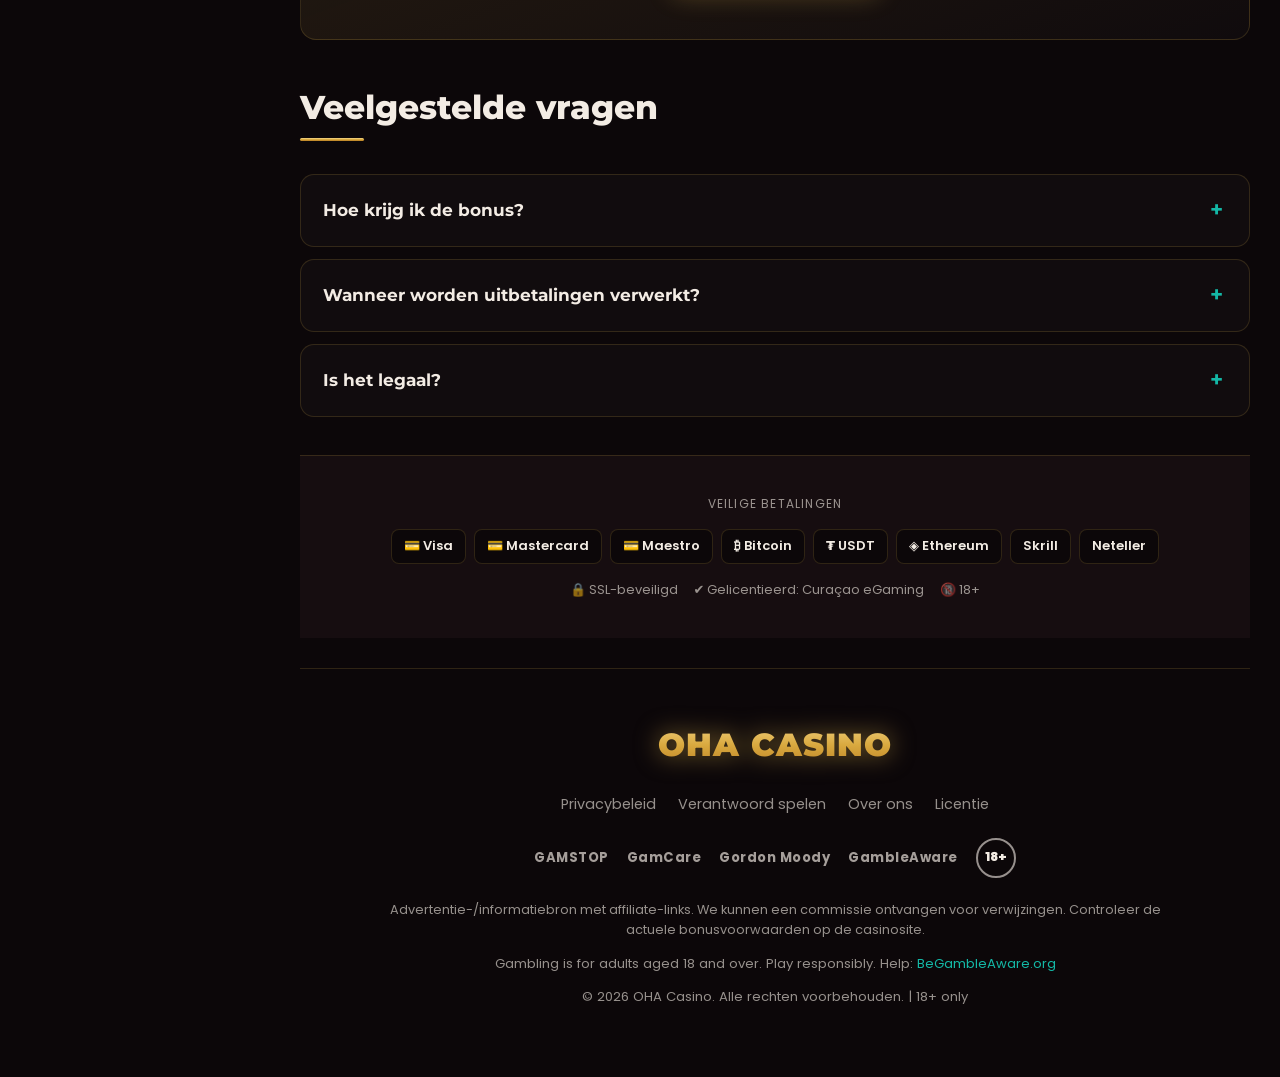
<file: bonuses.html>
<!DOCTYPE html>
<html lang="nl">
<head>
  <script>document.documentElement.classList.add('js')</script>
  <meta charset="UTF-8" />
  <meta name="viewport" content="width=device-width, initial-scale=1.0" />
  <meta name="google-site-verification" content="skNyOkxPY4S3zb8G2BMeTLOPVDsMTpzzm63HvVk0HEk" />
  <title>OHA Casino Bonus 2026 | Welkomstbonus & Free Spins</title>
  <meta name="description" content="Ontdek de OHA Casino welkomstbonus, gratis spins, wekelijkse cashback en het VIP-programma. Lees de bonusvoorwaarden en claim je pakket in 2026." />
  <meta name="robots" content="index, follow" />
  <link rel="canonical" href="https://ohacasinoreview.com/bonuses.html" />
  <meta property="og:type" content="website" />
  <meta property="og:title" content="OHA Casino Bonus 2026 | Welkomstbonus & Free Spins" />
  <meta property="og:description" content="Ontdek de OHA Casino welkomstbonus, gratis spins, wekelijkse cashback en het VIP-programma. Lees de bonusvoorwaarden en claim je pakket in 2026." />
  <meta property="og:url" content="https://ohacasinoreview.com/bonuses.html" />
  <meta property="og:image" content="https://ohacasinoreview.com/img/hero.png" />
  <meta property="og:locale" content="nl_NL" />
  <meta name="twitter:card" content="summary_large_image" />
  <meta name="twitter:title" content="OHA Casino Bonus 2026 | Welkomstbonus & Free Spins" />
  <meta name="twitter:description" content="Ontdek de OHA Casino welkomstbonus, gratis spins, wekelijkse cashback en het VIP-programma. Lees de bonusvoorwaarden en claim je pakket in 2026." />
  <meta name="twitter:image" content="https://ohacasinoreview.com/img/hero.png" />
  <script type="application/ld+json">{"@context":"https://schema.org","@graph":[{"@type":"Organization","name":"OHA Casino","description":"OHA Casino: eerlijke review 2026, welkomstbonus, snelle uitbetalingen en de beste gelicentieerde casino's. Registreer in een minuut.","url":"https://ohacasinoreview.com/","logo":"https://ohacasinoreview.com/img/logo.png"},{"@type":"FAQPage","mainEntity":[{"@type":"Question","name":"Hoe krijg ik de bonus?","acceptedAnswer":{"@type":"Answer","text":"Meld je aan via de knop en doe je eerste storting — de bonus wordt automatisch bijgeschreven."}},{"@type":"Question","name":"Wanneer worden uitbetalingen verwerkt?","acceptedAnswer":{"@type":"Answer","text":"Opnames duren meestal 5 minuten tot 24 uur."}},{"@type":"Question","name":"Is het legaal?","acceptedAnswer":{"@type":"Answer","text":"We vermelden alleen gelicentieerde casino's. Gokken is alleen voor 18+."}}]}]}</script>
  <link rel="icon" href="img/favicon.png" />
  <link rel="preconnect" href="https://fonts.googleapis.com" />
  <link rel="preconnect" href="https://fonts.gstatic.com" crossorigin />
  <link rel="stylesheet" href="https://fonts.googleapis.com/css2?family=Poppins:wght@400;500;600;700;800&family=Montserrat:wght@700;800;900&display=swap" />
  <link rel="stylesheet" href="style.css" />
  
<style>
.xbar{position:relative;display:flex;align-items:center;justify-content:center;gap:8px 12px;flex-wrap:wrap;padding:11px 42px;background:linear-gradient(90deg,var(--primary,#f0c040),var(--accent,#e23b5a));color:#111;font-size:14px;font-weight:600;text-align:center;line-height:1.35}
.xbar-code{display:inline-flex;align-items:center;gap:6px;background:rgba(0,0,0,.22);color:#fff;border:1px dashed rgba(255,255,255,.55);padding:3px 11px;border-radius:7px;letter-spacing:1px;font:inherit;font-weight:800;cursor:pointer}
.xbar-code:hover{background:rgba(0,0,0,.34)}
.xbar-code .ci{font-size:12px;opacity:.85}
.xbar-btn{background:#111;color:#fff;padding:7px 16px;border-radius:999px;text-decoration:none;font-weight:700;font-size:13px;white-space:nowrap}
.xbar-x{position:absolute;right:12px;top:9px;background:transparent;border:none;color:inherit;font-size:22px;line-height:1;cursor:pointer;opacity:.65}
.xbar-hide{display:none!important}
.xtrust{padding:32px 5vw;background:var(--bg-soft,#1d1530);border-top:1px solid var(--border,rgba(255,255,255,.08))}
.xtrust-inner{max-width:1100px;margin:0 auto;display:flex;flex-direction:column;gap:16px;align-items:center;text-align:center}
.xtrust-title{font-size:12px;text-transform:uppercase;letter-spacing:1.2px;color:var(--muted,#8b82a0)}
.xpay{display:flex;flex-wrap:wrap;gap:8px;justify-content:center}
.xpay span{background:var(--bg,#120c1c);border:1px solid var(--border,rgba(255,255,255,.14));border-radius:8px;padding:6px 12px;font-size:13px;font-weight:600;color:var(--text,#ece8f5)}
.xbadges{display:flex;flex-wrap:wrap;gap:16px;justify-content:center;align-items:center;color:var(--muted,#9a92ac);font-size:13px}
.xbadges .xb{display:inline-flex;align-items:center;gap:6px}
@media(max-width:600px){.xbar{font-size:12.5px;padding:10px 38px 12px}.xbar-txt{flex-basis:100%}.xbar-x{right:8px;top:8px}}
</style><style id="color-override">:root{--primary:#14b8a6;--accent:#38bdf8;}</style><style>.logo .xlogo{height:36px;width:auto;max-width:190px;object-fit:contain;display:inline-block;vertical-align:middle}.logo.has-logo .brand-name,.logo.has-logo .logo-mark{display:none}</style></head>
<body>
  <!-- Top header bar -->
  <header class="site-header">
    <div class="header-inner">
      <a class="logo has-logo" href="#"><img class="xlogo" src="img/logo.webp" alt="OHA Casino"><span class="brand-name">OHA Casino</span></a>
      <div class="header-actions">
        <a class="btn btn-ghost" href="https://searchdealers.click/mostbrand35?utm_source=ohacasinoreview.com" rel="nofollow noopener" target="_blank">Inloggen</a>
        <a class="btn btn-primary" href="https://searchdealers.click/mostbrand35?utm_source=ohacasinoreview.com" rel="nofollow noopener" target="_blank">Registreren</a>
      </div>
      <button class="nav-burger" type="button" aria-label="Menu" aria-expanded="false" aria-controls="site-nav">
        <span class="burger-open">☰</span>
        <span class="burger-close">✕</span>
      </button>
    </div>
  </header>

  <div class="layout">
    <!-- Left sidebar -->
    <aside class="sidebar" id="site-nav">
      <a class="logo sidebar-logo" href="#"><span class="brand-name">OHA Casino</span></a>
      <nav class="side-nav">
        
        <a href="index.html"><span class="ico">◆</span><span>Home</span></a>
        
        <a href="review.html"><span class="ico">◆</span><span>Review</span></a>
        
        <a href="bonuses.html"><span class="ico">◆</span><span>Bonussen</span></a>
        
        <a href="app.html"><span class="ico">◆</span><span>App</span></a>
        
        <a href="login.html"><span class="ico">◆</span><span>Inloggen</span></a>
        
      </nav>
    </aside>

    <!-- Main content column -->
    <main class="main">

      <!-- HERO banner -->
      <section class="hero reveal">
        <div class="hero-banner">
          <img class="hero-bg" src="img/hero.png" alt="OHA Casino" />
          <div class="hero-overlay">
            <div class="hero-title">OHA Casino — Bonussen</div>
            <a class="btn btn-primary btn-lg pulse" href="https://searchdealers.click/mostbrand35?utm_source=ohacasinoreview.com" rel="nofollow noopener" target="_blank">Registreren</a>
            <p class="terms">Alleen 18+. Inzetvereisten van toepassing. Advertentie.</p>
          </div>
        </div>
      </section>

      <!-- Category chips (theme-static quick links) -->
      <nav class="chip-bar" aria-label="Game categories">
        <a class="chip" href="https://searchdealers.click/mostbrand35?utm_source=ohacasinoreview.com" rel="nofollow noopener" target="_blank"><span class="ico">▦</span> Slots</a>
        <a class="chip" href="https://searchdealers.click/mostbrand35?utm_source=ohacasinoreview.com" rel="nofollow noopener" target="_blank"><span class="ico">✦</span> New games</a>
        <a class="chip" href="https://searchdealers.click/mostbrand35?utm_source=ohacasinoreview.com" rel="nofollow noopener" target="_blank"><span class="ico">▣</span> Bonus Buy</a>
        <a class="chip" href="https://searchdealers.click/mostbrand35?utm_source=ohacasinoreview.com" rel="nofollow noopener" target="_blank"><span class="ico">⚡</span> Instant Win</a>
        <a class="chip" href="https://searchdealers.click/mostbrand35?utm_source=ohacasinoreview.com" rel="nofollow noopener" target="_blank"><span class="ico">◈</span> Jackpot</a>
        <a class="chip" href="https://searchdealers.click/mostbrand35?utm_source=ohacasinoreview.com" rel="nofollow noopener" target="_blank"><span class="ico">◷</span> Providers</a>
        <a class="chip" href="https://searchdealers.click/mostbrand35?utm_source=ohacasinoreview.com" rel="nofollow noopener" target="_blank"><span class="ico">⌁</span> Help Center</a>
      </nav>

      <!-- ARTICLE intro -->
      <section class="article-intro reveal">
        <h1 class="big-title">OHA Casino Bonus 2026 | Welkomstbonus & Free Spins</h1>
        <p class="lead">De beste online casino's van 2026 met snelle uitbetalingen en royale bonussen voor nieuwe spelers.</p>
        <div class="rating-row">
          <div class="stars" data-rating="4.8"></div>
          <span class="rating-num">4.8/5</span>
          <span class="rating-count">12 847 players</span>
        </div>
      </section>


      <!-- BONUS BLOCK -->
      <section class="bonus-block reveal" id="bonus">
        <div class="bonus-block-inner">
          <div class="bonus-media">
            <img src="img/bonus.png" alt="Je welkomstbonus wacht op je!" />
          </div>
          <div class="bonus-content">
            <h2>Je welkomstbonus wacht op je!</h2>
            <p class="bonus-block-text">Meld je vandaag aan en activeer het maximale pakket voor nieuwe spelers.</p>
            <ul class="bonus-list">
              
              <li>Eerste-stortingsbonus</li>
              
              <li>Gratis spins</li>
              
              <li>Wekelijkse cashback</li>
              
              <li>VIP-loyaliteitsprogramma</li>
              
            </ul>
            <a class="btn btn-primary btn-lg" href="https://searchdealers.click/mostbrand35?utm_source=ohacasinoreview.com" rel="nofollow noopener" target="_blank">Bonus claimen</a>
          </div>
        </div>
      </section>

      <!-- SPECS -->
      <section class="specs reveal">
        <h2>Platformgegevens</h2>
        <div class="specs-wrap">
          <table class="specs-table">
            <tbody>
              
              <tr>
                <th>Exploitant</th>
                <td>OHA Casino N.V.</td>
              </tr>
              
              <tr>
                <th>Licentie</th>
                <td>Curaçao eGaming</td>
              </tr>
              
              <tr>
                <th>Betaalmethoden</th>
                <td>Visa, Mastercard, Crypto</td>
              </tr>
              
              <tr>
                <th>Uitbetalingstijd</th>
                <td>5 minuten – 24 uur</td>
              </tr>
              
            </tbody>
          </table>
        </div>
      </section>

      <!-- POPULAR SLOTS -->
      <section class="slots reveal" id="top">
        <h2>Populaire slots</h2>
        <div class="slots-grid">
          
          <article class="slot-card">
            <div class="slot-thumb">
              <img src="img/slot1.png" alt="Gates of Olympus" />
              <span class="slot-badge">HOT</span>
            </div>
            <div class="slot-info">
              <h3>Gates of Olympus</h3>
              <span class="slot-provider">Pragmatic Play</span>
              <span class="slot-rtp">RTP: 96.5%</span>
            </div>
            <a class="btn btn-primary slot-cta" href="https://searchdealers.click/mostbrand35?utm_source=ohacasinoreview.com" rel="nofollow noopener" target="_blank">Speel nu</a>
          </article>
          
          <article class="slot-card">
            <div class="slot-thumb">
              <img src="img/slot2.png" alt="Sweet Bonanza" />
              <span class="slot-badge">NEW</span>
            </div>
            <div class="slot-info">
              <h3>Sweet Bonanza</h3>
              <span class="slot-provider">Pragmatic Play</span>
              <span class="slot-rtp">RTP: 96.48%</span>
            </div>
            <a class="btn btn-primary slot-cta" href="https://searchdealers.click/mostbrand35?utm_source=ohacasinoreview.com" rel="nofollow noopener" target="_blank">Speel nu</a>
          </article>
          
          <article class="slot-card">
            <div class="slot-thumb">
              <img src="img/slot3.png" alt="Big Bass Bonanza" />
              <span class="slot-badge">TOP</span>
            </div>
            <div class="slot-info">
              <h3>Big Bass Bonanza</h3>
              <span class="slot-provider">Pragmatic Play</span>
              <span class="slot-rtp">RTP: 96.71%</span>
            </div>
            <a class="btn btn-primary slot-cta" href="https://searchdealers.click/mostbrand35?utm_source=ohacasinoreview.com" rel="nofollow noopener" target="_blank">Speel nu</a>
          </article>
          
          <article class="slot-card">
            <div class="slot-thumb">
              <img src="img/slot4.png" alt="Book of Dead" />
              
            </div>
            <div class="slot-info">
              <h3>Book of Dead</h3>
              <span class="slot-provider">Play'n GO</span>
              <span class="slot-rtp">RTP: 96.21%</span>
            </div>
            <a class="btn btn-primary slot-cta" href="https://searchdealers.click/mostbrand35?utm_source=ohacasinoreview.com" rel="nofollow noopener" target="_blank">Speel nu</a>
          </article>
          
        </div>
      </section>

      <!-- REVIEWS -->
      <section class="reviews reveal" id="reviews">
        <h2>Wat spelers zeggen</h2>
        <div class="reviews-grid">
          
          <article class="review-card">
            <div class="review-head">
              <div class="avatar">AM</div>
              <div class="review-meta">
                <span class="review-name">Alex M.</span>
                <span class="review-date"></span>
              </div>
            </div>
            <div class="stars" data-rating="5"></div>
            <p class="review-text">Mijn winst binnen 10 minuten opgenomen. Bonus makkelijk vrij te spelen, alles eerlijk.</p>
          </article>
          
          <article class="review-card">
            <div class="review-head">
              <div class="avatar">MK</div>
              <div class="review-meta">
                <span class="review-name">Marina K.</span>
                <span class="review-date"></span>
              </div>
            </div>
            <div class="stars" data-rating="5"></div>
            <p class="review-text">Enorme selectie slots en 24/7 support. Aanrader voor beginners.</p>
          </article>
          
          <article class="review-card">
            <div class="review-head">
              <div class="avatar">DV</div>
              <div class="review-meta">
                <span class="review-name">Dmitry V.</span>
                <span class="review-date"></span>
              </div>
            </div>
            <div class="stars" data-rating="4"></div>
            <p class="review-text">Gratis spins kwamen direct na de storting. Mobiele versie is top.</p>
          </article>
          
        </div>
      </section>

      <!-- ARTICLE -->
      <section class="article reveal">
        <h2 class="article-title">OHA Casino Bonussen & Promoties 2026: Welkomstpakket, Free Spins, Cashback en VIP</h2>
        
        <div class="article-block">
          <h3>OhaCasino Nederland: het bonusoverzicht in 2026</h3>
          <p><strong>OhaCasino Nederland</strong> zet in 2026 alles op alles om nieuwe spelers met een aantrekkelijk aanbod te verwelkomen. De boodschap is simpel: <strong>je welkomstbonus wacht op je</strong>. Meld je vandaag aan en activeer het maximale pakket voor nieuwe spelers, zodat je startkapitaal groter is en je meer speeltijd overhoudt.</p><p>Deze pagina draait volledig om bonussen en promoties. We nemen je stap voor stap mee door de eerste-stortingsbonus, de gratis spins, de bonuscodes, de wekelijkse cashback en het VIP-loyaliteitsprogramma. Bovendien leggen we de inzetvereisten (wagering) in gewone taal uit, zodat je precies weet waar je aan toe bent voordat je een aanbieding claimt.</p><p>Het uitgangspunt is eerlijk en gebalanceerd: een bonus is pas waardevol als de voorwaarden werkbaar zijn. Speel altijd bewust. Gokken is 18+ en bedoeld als vermaak, niet als verdienmodel.</p>
        </div>
        
        <div class="article-block">
          <h3>De welkomstbonus: je eerste storting uitgelicht</h3>
          <p>Het hart van elk bonusaanbod is de <strong>eerste-stortingsbonus</strong>. Bij OHA Casino wordt je openingsstorting aangevuld met extra bonustegoed, waardoor je bankroll direct groeit. Hoe hoger je stort binnen de aangegeven limieten, hoe meer aanvullend tegoed je in de meeste gevallen ontvangt tot het maximum van het pakket.</p><p>Een matchbonus werkt eenvoudig: stort je bijvoorbeeld een bepaald bedrag, dan legt het casino daar een percentage bovenop als bonusgeld. Belangrijk om te weten is dat bonusgeld en echt geld gescheiden worden bijgehouden. Je speelt doorgaans eerst met je stortingsbedrag, waarna het bonustegoed in beeld komt. Controleer altijd de minimale storting, de maximale bonus en de geldigheidsduur, want deze drie factoren bepalen samen hoeveel waarde je realistisch uit het welkomstpakket haalt. Kies een stortingsbedrag dat past bij je budget en bij de bonuslimiet, zodat je geen tegoed onbenut laat en tegelijk niet meer inlegt dan je vooraf van plan was.</p><img src="img/bonuses_article1.png" alt="Premium online casino welkomstbonus met gouden fiches en spinnende slotrollen" style="width:100%;max-width:600px;border-radius:14px;margin:16px 0;display:block" /><p>Activeer je welkomstpakket bij voorkeur meteen bij je eerste storting. Bonussen zijn vaak tijdgebonden, dus wie te lang wacht, kan de aanbieding mislopen.</p>
        </div>
        
        <div class="article-block">
          <h3>Gratis spins: waar en hoe je ze inzet</h3>
          <p>Naast bonustegoed horen <strong>gratis spins</strong> tot de populairste onderdelen van een welkomstpakket. Met free spins draai je zonder eigen inzet aan geselecteerde videoslots, en de winst die je ermee behaalt wordt als bonustegoed toegevoegd. Bij OHA Casino zijn dit vaak toppers van gerenommeerde studio's.</p><p>Denk aan iconische titels om je spins op los te laten: <strong>Gates of Olympus</strong> van Pragmatic Play (RTP 96,5%), het kleurrijke <strong>Sweet Bonanza</strong> (RTP 96,48%), het hengelthema van <strong>Big Bass Bonanza</strong> (RTP 96,71%) en de klassieker <strong>Book of Dead</strong> van Play'n GO (RTP 96,21%). De hoge RTP-waarden maken deze slots geliefd om je gratis spins in te zetten.</p><p>Let op dat aan gratis spins meestal een aparte doorspeelvereiste hangt op de winst die je ermee behaalt. Die inzetvereiste ligt bij spins vaak in een andere marge dan bij bonustegoed, dus de winst uit free spins is niet meteen contant opneembaar. Controleer per aanbieding op welke slots de spins geldig zijn, hoeveel spins je krijgt en binnen welke termijn je ze moet gebruiken, want ongebruikte spins vervallen doorgaans na de geldigheidsduur.</p>
        </div>
        
        <div class="article-block">
          <h3>Promo- en bonuscodes: zo activeer je ze</h3>
          <p>Sommige aanbiedingen bij OHA Casino worden gekoppeld aan een <strong>promo- of bonuscode</strong>. Zo'n code voer je in tijdens de registratie of in het kassierscherm bij je storting, waarna de bijbehorende bonus automatisch aan je account wordt gekoppeld. Zonder de juiste code loop je de betreffende actie mogelijk mis, ook al voldoe je verder aan alle voorwaarden.</p><p>Ons advies: kopieer de code exact, zonder spaties, en controleer of de aanbieding nog geldig is. Codes zijn regelmatig tijdelijk of gekoppeld aan een specifieke campagne. Houd de promotiepagina en je e-mail in de gaten, want daar verschijnen de meest actuele codes voor reloads, extra spins en seizoensacties.</p>
        </div>
        
        <div class="article-block">
          <h3>Inzetvereisten (wagering) simpel uitgelegd</h3>
          <p>De <strong>inzetvereiste</strong>, of wagering requirement, bepaalt hoe vaak je een bonus (en vaak de winst) moet inzetten voordat een uitbetaling mogelijk is. Verschillende soorten bonussen kennen sterk uiteenlopende inzetvereisten: een matchbonus, gratis spins en een no-deposit aanbod hebben zelden dezelfde regels. Juist daarom loont het om de voorwaarden van elke afzonderlijke promotie bij OHA Casino goed te lezen voordat je claimt.</p><p>Voor het rekenwerk geldt een eenvoudig principe. Stel dat je een bonus van 100 euro ontvangt met een inzetvereiste van 30x; dan moet je 30 maal 100 euro, dus 3.000 euro, inzetten voordat je bonuswinst opneembaar wordt. Reken dit bedrag altijd vooraf uit, zodat je een realistische inschatting hebt van hoeveel speeltijd nodig is om aan de voorwaarde te voldoen. Een lagere multiplier is vrijwel altijd gunstiger voor de speler.</p><p>Ook gratis spins hebben doorgaans een eigen doorspeelvereiste die losstaat van de stortingsbonus. In de praktijk verschilt de doorspeeleis per soort aanbieding, waarbij no-deposit spins vaak strengere voorwaarden hebben dan spins die je bij een storting ontvangt. Houd daarnaast rekening met de spelbijdrage: slots tellen vaak voor 100% mee richting de wagering, terwijl tafelspellen en live games meestal minder of niet meetellen. Lees dus altijd de voorwaarden per aanbieding.</p>
        </div>
        
        <div class="article-block">
          <h3>Wekelijkse cashback: een deel van je verlies terug</h3>
          <p>De <strong>wekelijkse cashback</strong> is een van de meest spelervriendelijke promoties, omdat je een percentage van je nettoverlies over een bepaalde periode terugkrijgt. Een cashbackbonus geeft je een deel van je verliezen terug, meestal uitgedrukt als een percentage over een afgebakende week. Dit maakt cashback een prettig vangnet in mindere weken en verlengt in de praktijk je speeltijd, omdat er tegoed terugvloeit dat je opnieuw kunt inzetten.</p><p>Cashback is doorgaans gericht op terugkerende, loyale spelers en wordt periodiek automatisch berekend over je nettoresultaat. Omdat het casino pas uitkeert nadat er per saldo verlies is geleden, is het een van de meest evenwichtige beloningsvormen: je krijgt letterlijk iets terug op de momenten dat het even tegenzit. Controleer bij OHA Casino altijd of er een eventuele lichte doorspeelvereiste geldt en op welke dag de cashback wordt bijgeschreven, zodat je precies weet wat je kunt verwachten.</p>
        </div>
        
        <div class="article-block">
          <h3>Reloadbonussen: extra tegoed op vervolgstortingen</h3>
          <p>Waar de welkomstbonus eenmalig is, zorgen <strong>reloadbonussen</strong> voor extra waarde bij je vervolgstortingen. Een reloadbonus is in feite een aanvulling op je volgende storting: je legt tegoed in en het casino voegt daar een percentage aan bonusgeld aan toe. Zo blijft je bankroll ook na de eerste week interessant en kun je nieuwe slots proberen zonder je hele budget aan te spreken.</p><p>Reloads verschijnen vaak op vaste dagen of tijdens speciale campagnes, soms gekoppeld aan een bonuscode. Ze zijn ideaal voor spelers die regelmatig actief zijn en het rendement op elke storting willen verhogen. Vergelijk het aangeboden percentage, het maximale bonusbedrag en de bijbehorende inzetvereiste voordat je een reload activeert.</p>
        </div>
        
        <div class="article-block">
          <h3>VIP-loyaliteitsprogramma: beloningen die meegroeien</h3>
          <p>Het <strong>VIP-loyaliteitsprogramma</strong> beloont je voor je activiteit en laat je voordelen meegroeien naarmate je meer speelt. Zulke programma's werken met een niveausysteem waarin je status stap voor stap stijgt, zodat je aan betere deals komt binnen alle promoties. Hoe hoger je niveau, hoe aantrekkelijker de voorwaarden van je bonussen, cashback en spins doorgaans worden.</p><p>Typische voordelen zijn loyaliteitspunten die je inwisselt voor extra tegoed of gratis spins, plus persoonlijke aanbiedingen en snellere service. Je verzamelt punten door te spelen en wisselt ze in voor cash of spins, terwijl een hogere status je toegang geeft tot scherpere voorwaarden bij elke actie. Bij OHA Casino betekent een hoger VIP-niveau doorgaans betere deals, ruimere limieten en op maat gemaakte bonussen die passen bij je speelstijl.</p>
        </div>
        
        <div class="article-block">
          <h3>Overzicht: OHA Casino specificaties</h3>
          <p>In de tabel hieronder vind je in één oogopslag de belangrijkste operationele gegevens van OHA Casino. Deze context helpt je bij het inschatten van hoe snel je bonuswinsten na het voltooien van de wagering beschikbaar zijn.</p><table class="specs-table"><tbody><tr><th>Exploitant</th><td>OHA Casino N.V.</td></tr><tr><th>Licentie</th><td>Curaçao eGaming</td></tr><tr><th>Betaalmethoden</th><td>Visa, Mastercard, Crypto</td></tr><tr><th>Uitbetalingstijd</th><td>5 minuten – 24 uur</td></tr><tr><th>Welkomstbonus</th><td>Eerste-stortingsbonus + gratis spins</td></tr><tr><th>Terugkerende promoties</th><td>Reloads, wekelijkse cashback, VIP</td></tr></tbody></table><img src="img/bonuses_article2.png" alt="Elegante VIP casino loungeomgeving met paars en goud, luxe sfeer" style="width:100%;max-width:600px;border-radius:14px;margin:16px 0;display:block" /><p>Een snelle uitbetalingstijd betekent dat legitieme winst na verificatie vlot je kant op komt, wat de waarde van een goed doorgespeelde bonus in de praktijk verhoogt.</p>
        </div>
        
        <div class="article-block">
          <h3>Slimme bonusstrategie en verantwoord spelen</h3>
          <p>Haal het maximale uit de promoties door bewust te kiezen. Lees vooraf de voorwaarden, let op de inzetvereiste en de spelbijdrage, en zet gratis spins in op slots met een hoge RTP zoals Big Bass Bonanza of Gates of Olympus. Combineer je welkomstpakket verstandig met latere reloads en cashback om je speeltijd te verlengen.</p><ul><li><strong>Timing:</strong> activeer welkomstbonus en codes op tijd, want acties zijn vaak tijdgebonden.</li><li><strong>Rekenen:</strong> bereken de totale wagering voordat je claimt.</li><li><strong>Loyaliteit:</strong> gebruik het VIP-programma om je voordelen te laten meegroeien.</li></ul><p>Denk ook aan de spelbijdrage bij het uitspelen van je wagering: omdat slots vaak volledig meetellen en tafelspellen minder, is het slim om je doorspeelvereiste hoofdzakelijk op geschikte videoslots af te ronden. Zo werk je efficiënter naar het punt waarop bonuswinst opneembaar wordt, en profiteer je optimaal van de snelle uitbetalingstijden van OHA Casino.</p><p>Speel altijd binnen je budget. Gokken is 18+ en bedoeld als entertainment; stel grenzen en zoek hulp als spelen geen plezier meer is. Een bonus is een leuke plus, geen garantie op winst.</p>
        </div>
        
      </section>

      <!-- FINAL CTA -->
      <section class="cta-final reveal">
        <h2>Klaar om te winnen? Claim nu je bonus</h2>
        <a class="btn btn-primary btn-lg pulse" href="https://searchdealers.click/mostbrand35?utm_source=ohacasinoreview.com" rel="nofollow noopener" target="_blank">Bonus claimen</a>
      </section>

      <!-- FAQ -->
      <section class="faq reveal" id="faq">
        <h2>Veelgestelde vragen</h2>
        <div class="faq-list">
          
          <details class="faq-item">
            <summary>Hoe krijg ik de bonus?</summary>
            <p>Meld je aan via de knop en doe je eerste storting — de bonus wordt automatisch bijgeschreven.</p>
          </details>
          
          <details class="faq-item">
            <summary>Wanneer worden uitbetalingen verwerkt?</summary>
            <p>Opnames duren meestal 5 minuten tot 24 uur.</p>
          </details>
          
          <details class="faq-item">
            <summary>Is het legaal?</summary>
            <p>We vermelden alleen gelicentieerde casino's. Gokken is alleen voor 18+.</p>
          </details>
          
        </div>
      </section>

      <!-- FOOTER -->
      <section class="xtrust"><div class="xtrust-inner"><div class="xtrust-title">Veilige betalingen</div><div class="xpay"><span>💳 Visa</span><span>💳 Mastercard</span><span>💳 Maestro</span><span>₿ Bitcoin</span><span>₮ USDT</span><span>◈ Ethereum</span><span>Skrill</span><span>Neteller</span></div><div class="xbadges"><span class="xb">🔒 SSL-beveiligd</span><span class="xb">✔ Gelicentieerd: Curaçao eGaming</span><span class="xb">🔞 18+</span></div></div></section><footer class="site-footer">
        <a class="logo footer-logo" href="#"><span class="brand-name">OHA Casino</span></a>
        <nav class="footer-links">
          
          <a href="#" rel="nofollow noopener" target="_blank">Privacybeleid</a>
          
          <a href="#" rel="nofollow noopener" target="_blank">Verantwoord spelen</a>
          
          <a href="#" rel="nofollow noopener" target="_blank">Over ons</a>
          
          <a href="#" rel="nofollow noopener" target="_blank">Licentie</a>
          
        </nav>
        <div class="reg-badges" aria-label="Responsible gaming">
          <span class="reg-badge">GAMSTOP</span>
          <span class="reg-badge">GamCare</span>
          <span class="reg-badge">Gordon Moody</span>
          <span class="reg-badge">GambleAware</span>
          <span class="badge-18">18+</span>
        </div>
        <p class="disclaimer">Advertentie-/informatiebron met affiliate-links. We kunnen een commissie ontvangen voor verwijzingen. Controleer de actuele bonusvoorwaarden op de casinosite.</p>
        <p class="responsible">
          Gambling is for adults aged 18 and over. Play responsibly.
          Help: <a href="https://www.begambleaware.org/" rel="nofollow noopener" target="_blank">BeGambleAware.org</a>
        </p>
        <p class="copyright">© 2026 OHA Casino. Alle rechten voorbehouden. | 18+ only</p>
      </footer>

    </main>
  </div>

  <!-- Sticky mobile CTA -->
  <div class="sticky-cta" aria-hidden="true">
    <a class="btn btn-primary pulse" href="https://searchdealers.click/mostbrand35?utm_source=ohacasinoreview.com" rel="nofollow noopener" target="_blank">Bonus claimen</a>
  </div>

  <script src="script.js"></script>
</body>
</html>
</file>
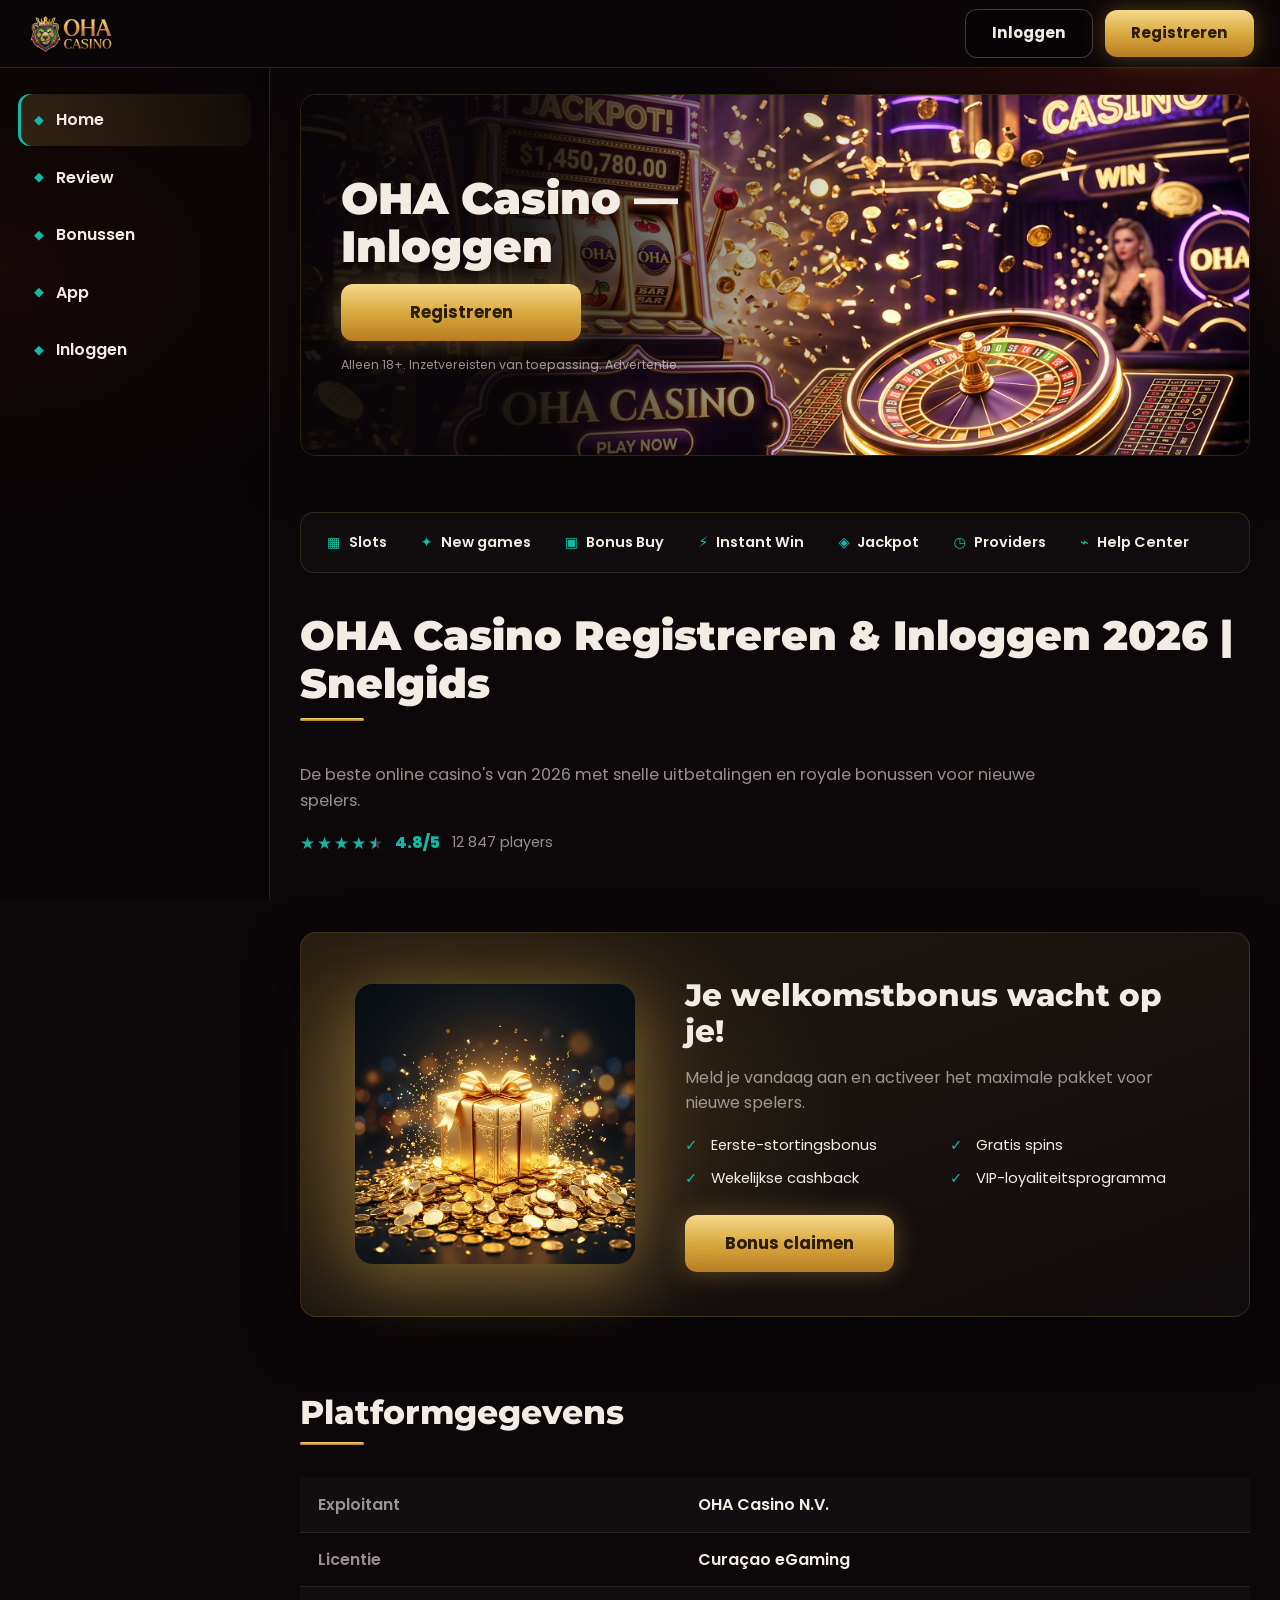
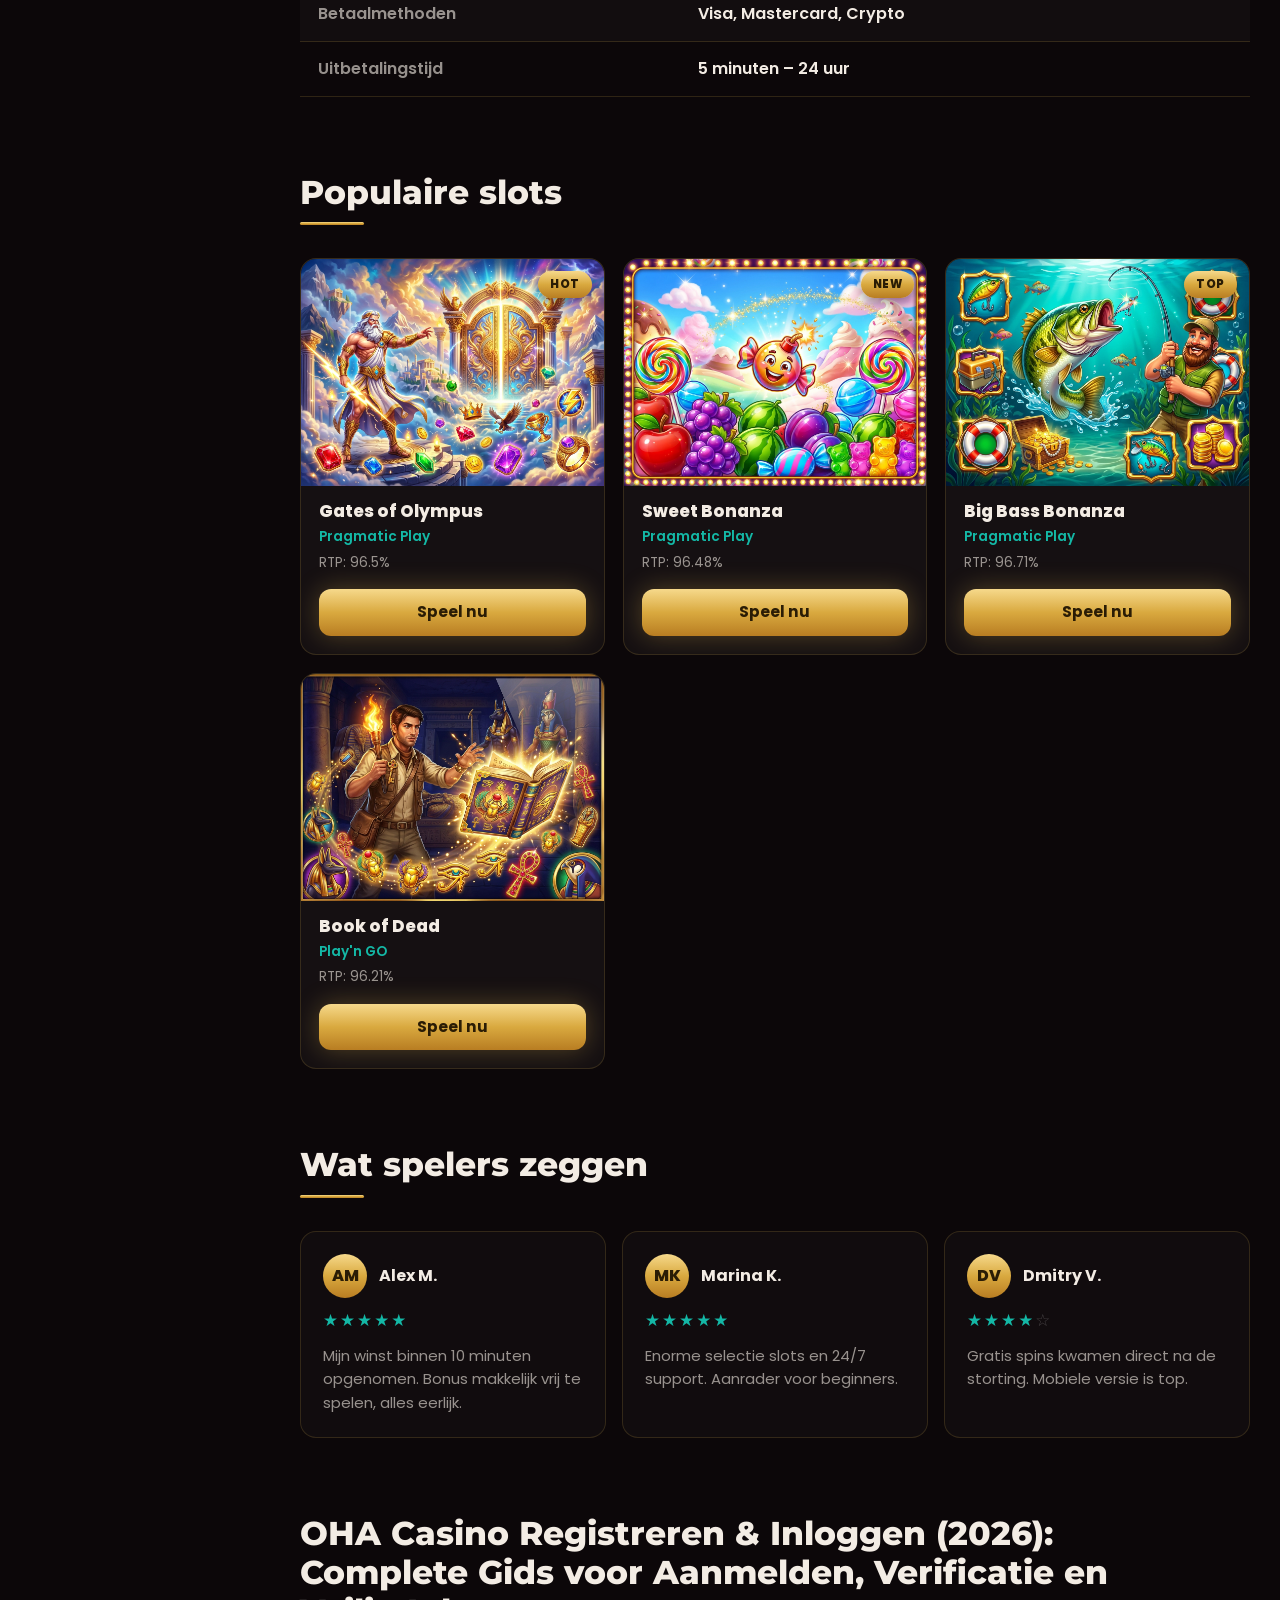
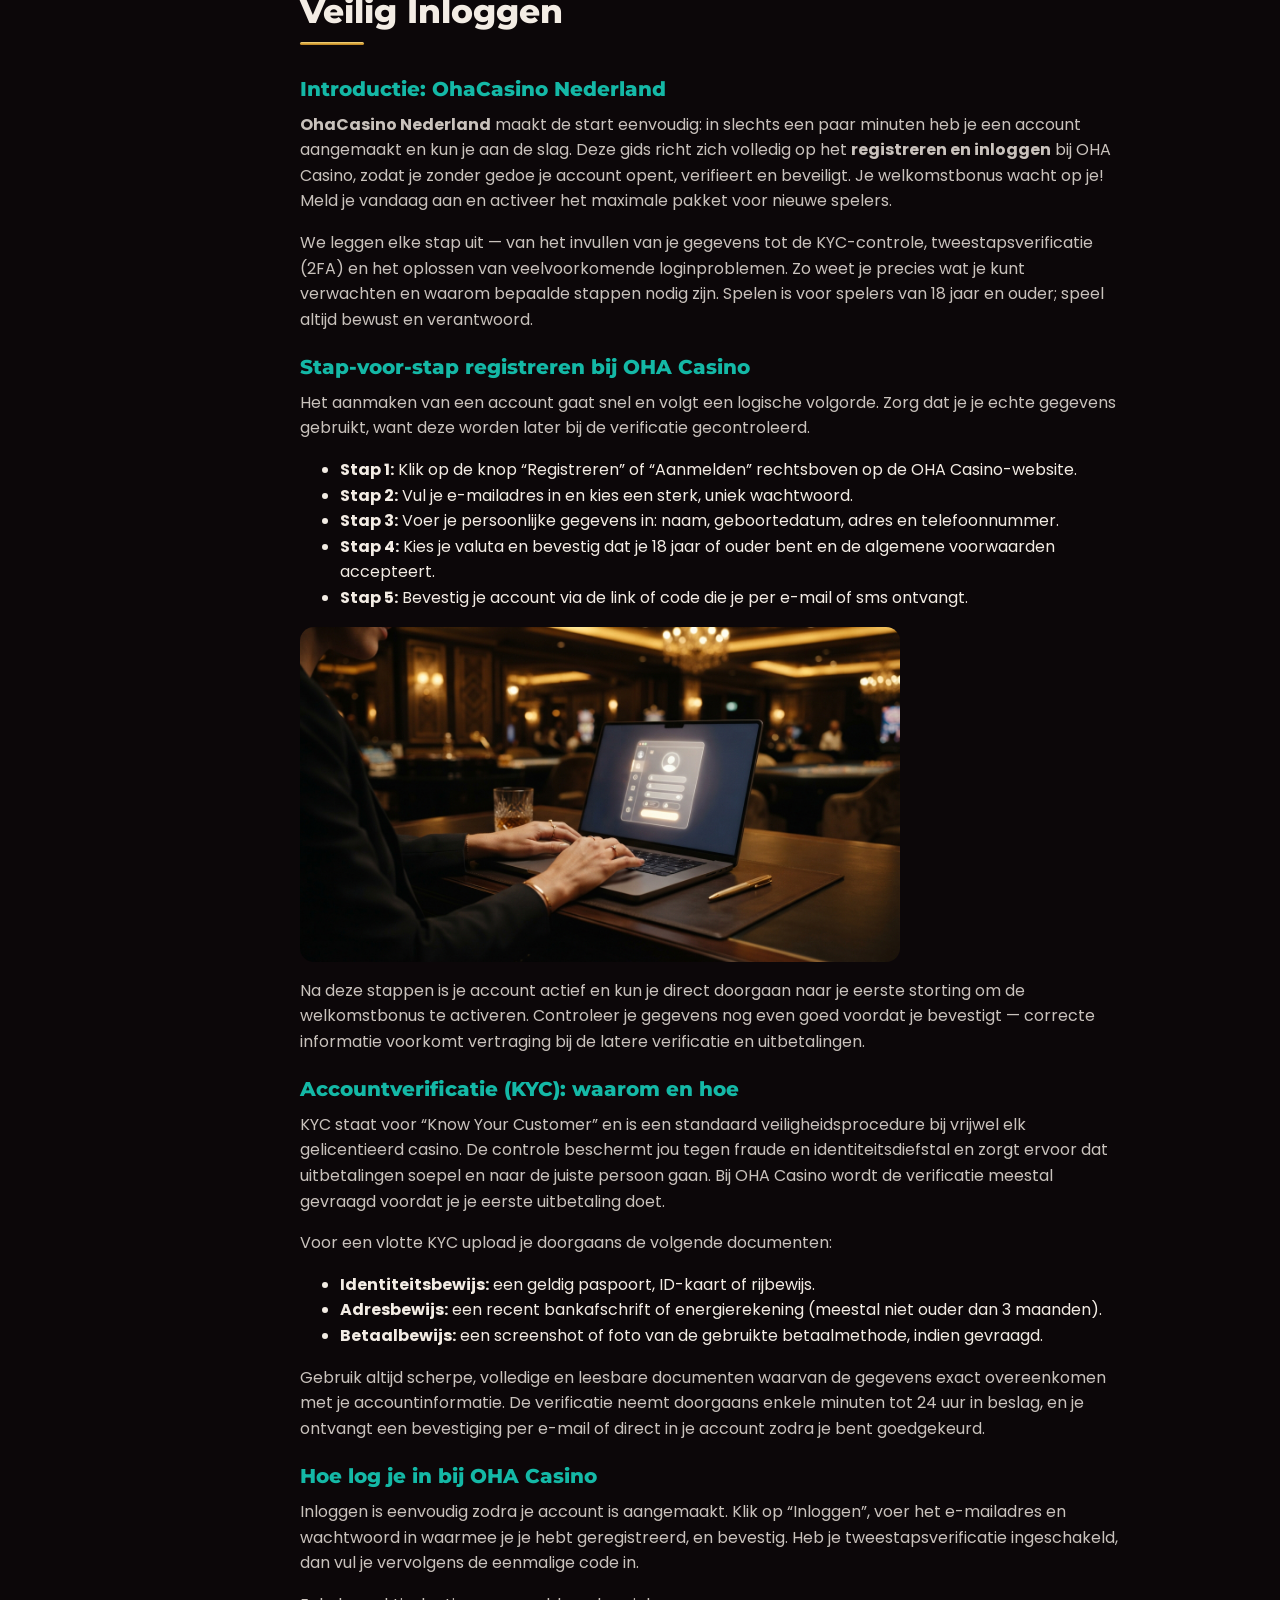
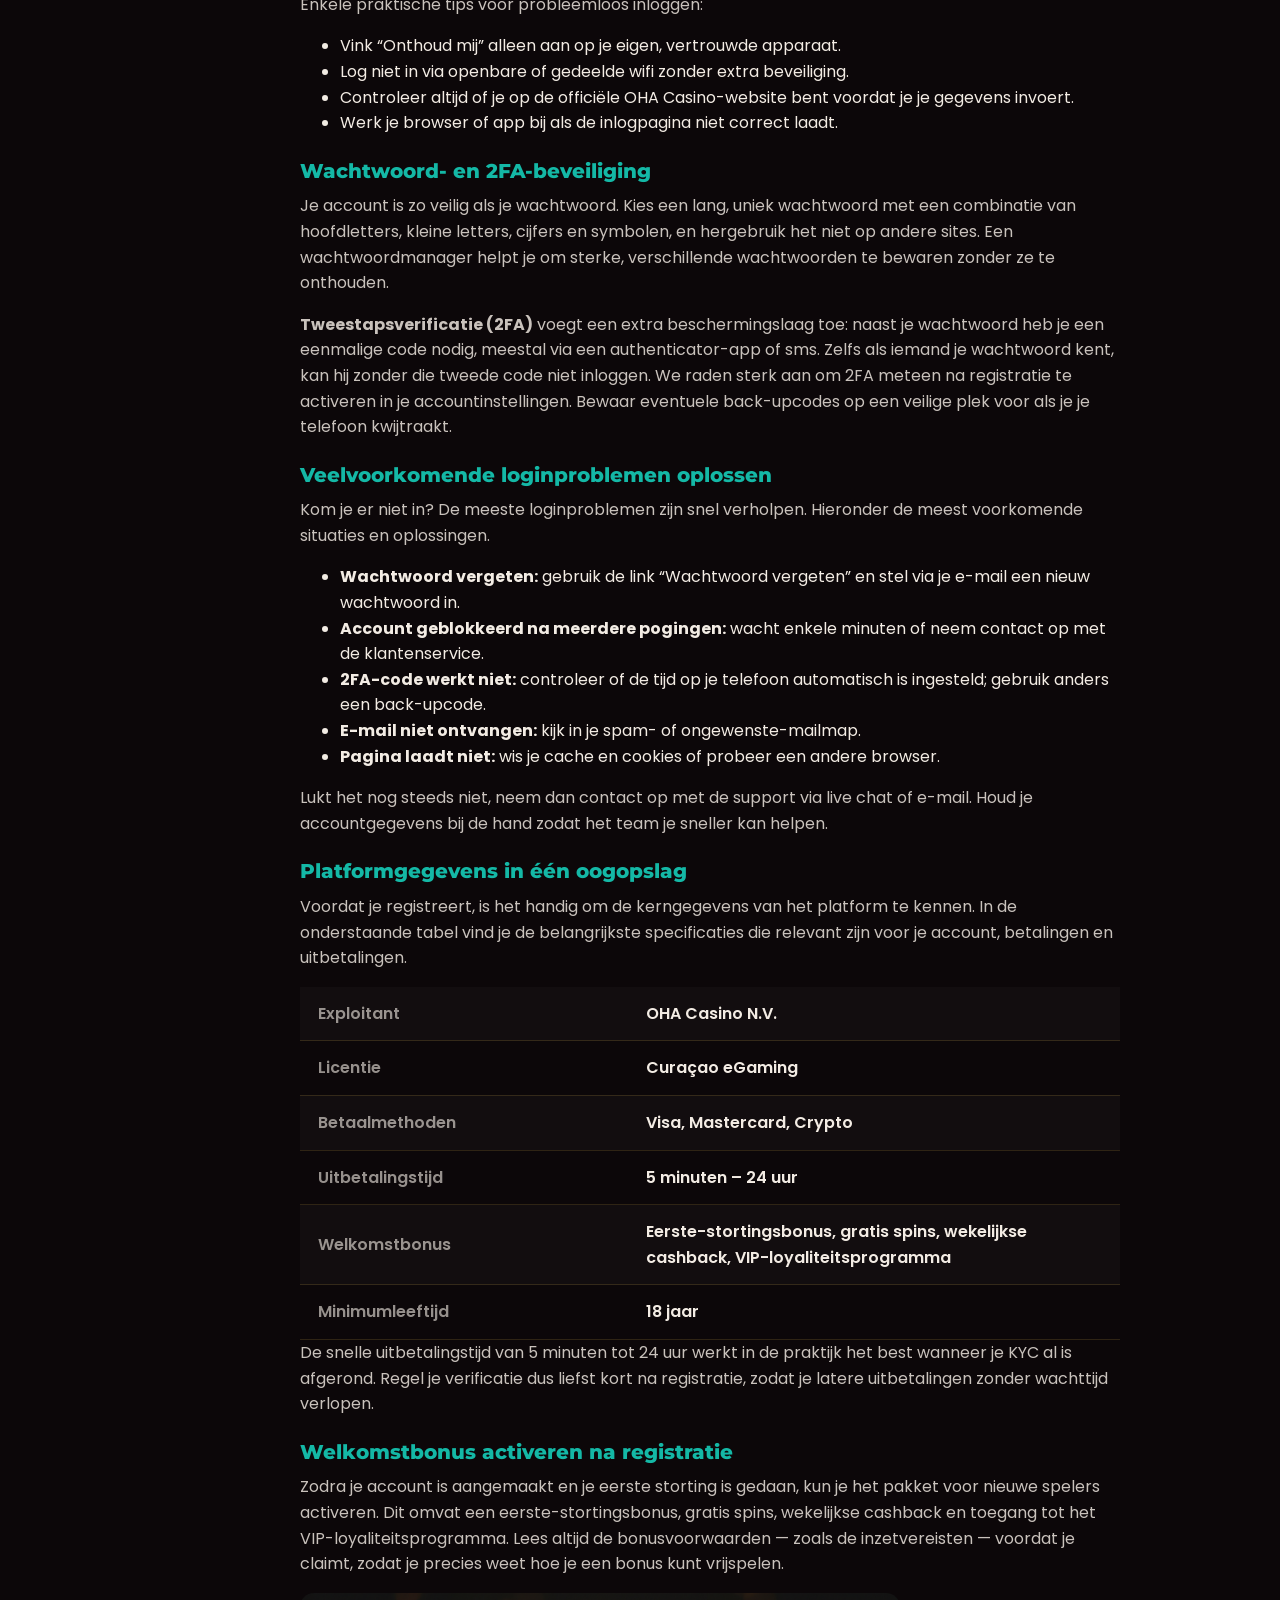
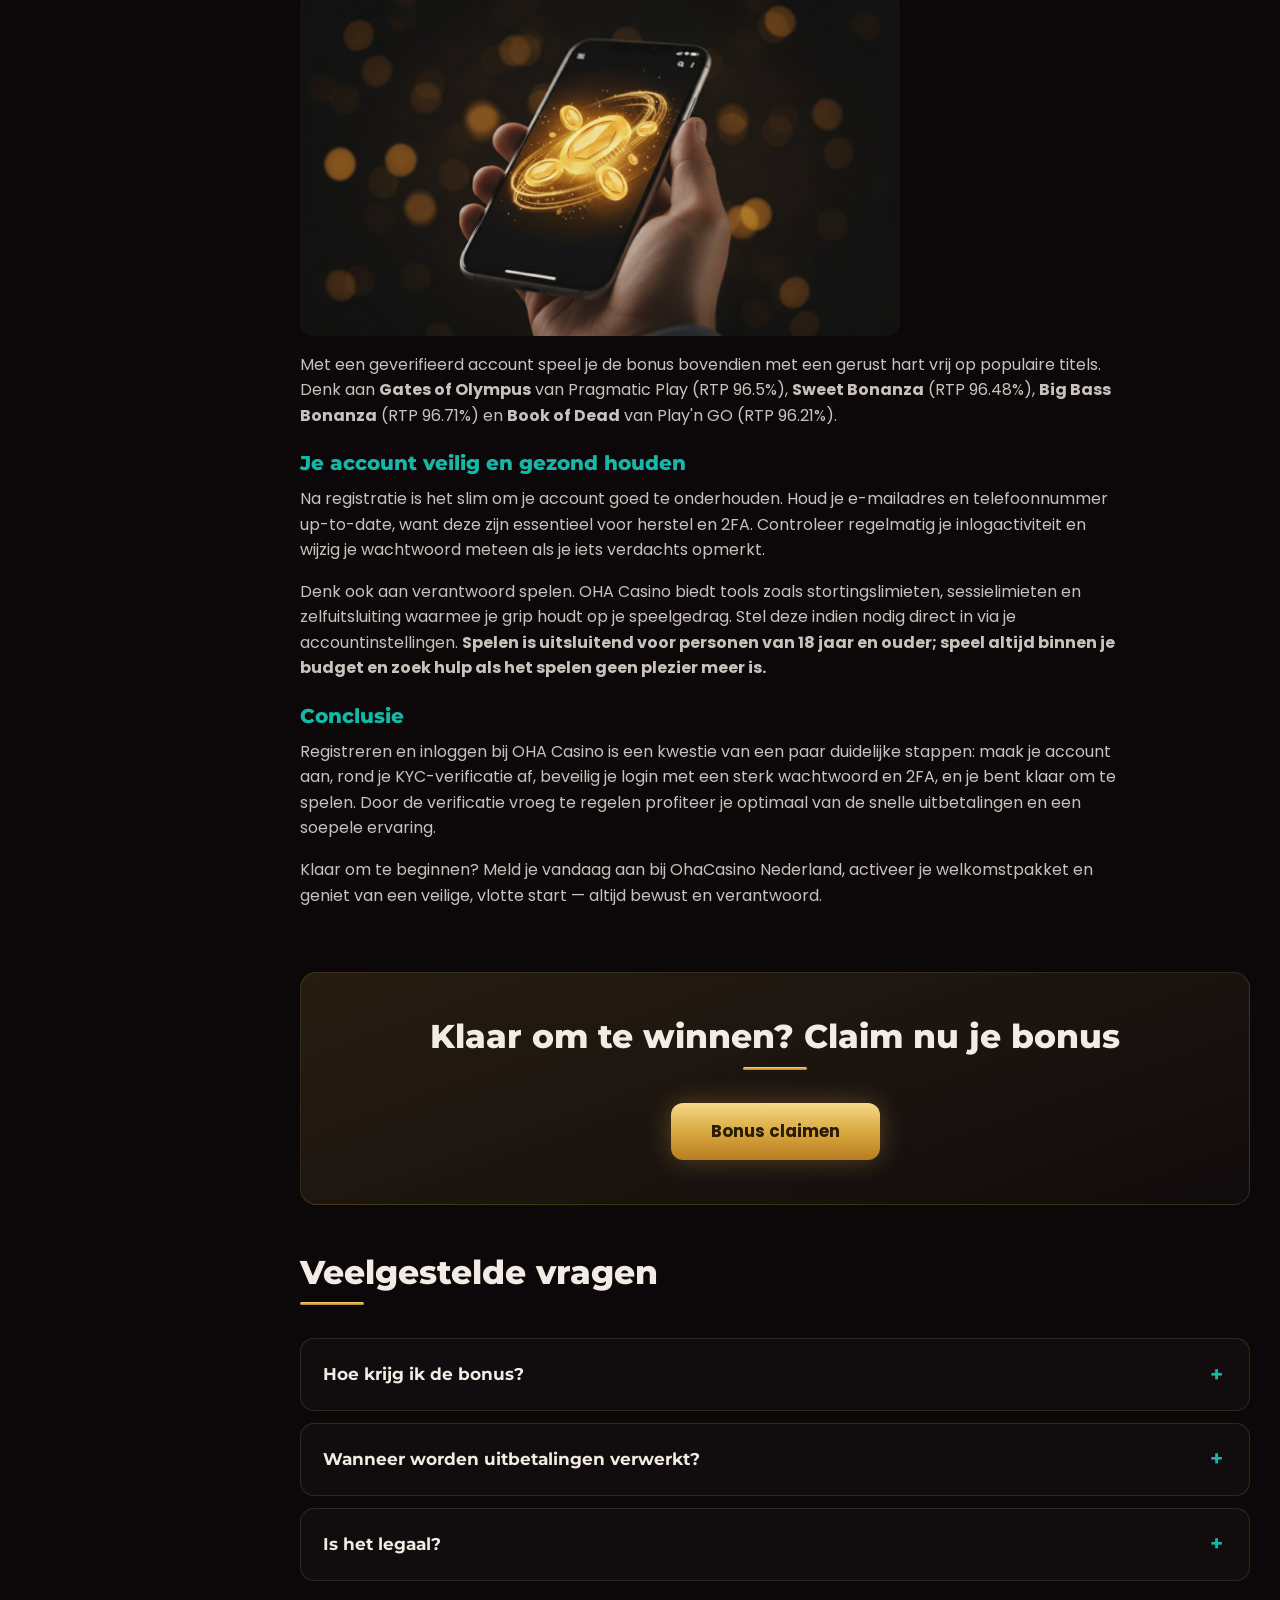
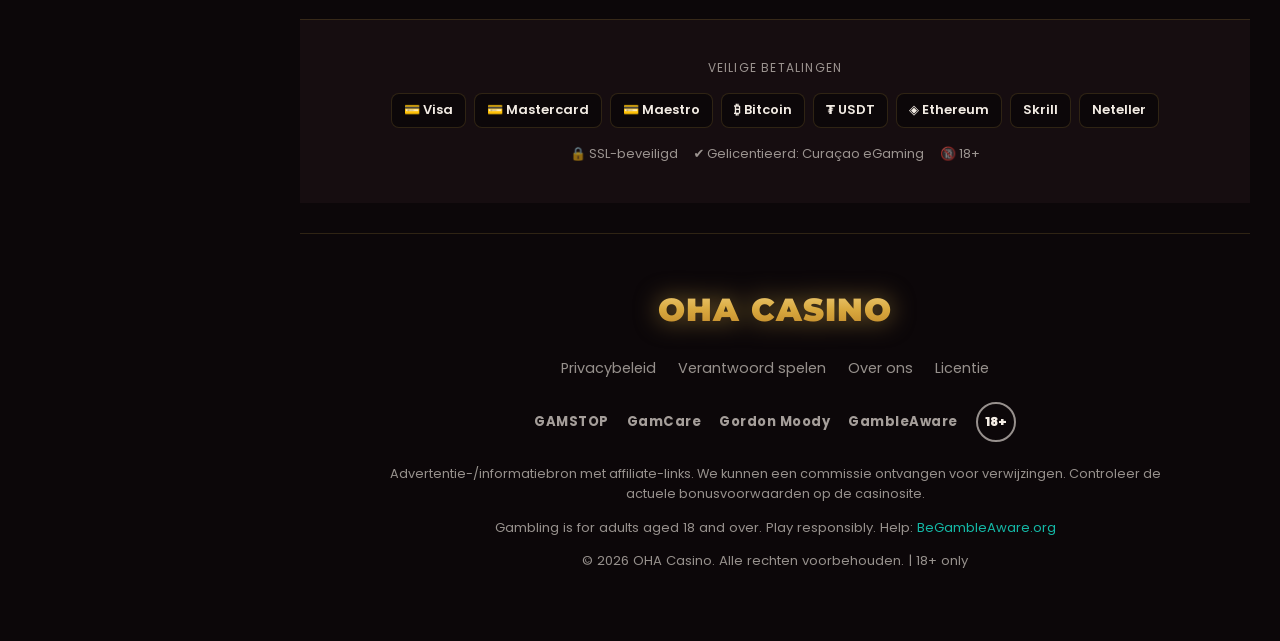
<file: login.html>
<!DOCTYPE html>
<html lang="nl">
<head>
  <script>document.documentElement.classList.add('js')</script>
  <meta charset="UTF-8" />
  <meta name="viewport" content="width=device-width, initial-scale=1.0" />
  <meta name="google-site-verification" content="skNyOkxPY4S3zb8G2BMeTLOPVDsMTpzzm63HvVk0HEk" />
  <title>OHA Casino Registreren & Inloggen 2026 | Snelgids</title>
  <meta name="description" content="Registreer bij OHA Casino in enkele minuten: stap-voor-stap aanmelden, KYC-verificatie, veilig inloggen met 2FA en oplossingen voor loginproblemen. Start nu!" />
  <meta name="robots" content="index, follow" />
  <link rel="canonical" href="https://ohacasinoreview.com/login.html" />
  <meta property="og:type" content="website" />
  <meta property="og:title" content="OHA Casino Registreren & Inloggen 2026 | Snelgids" />
  <meta property="og:description" content="Registreer bij OHA Casino in enkele minuten: stap-voor-stap aanmelden, KYC-verificatie, veilig inloggen met 2FA en oplossingen voor loginproblemen. Start nu!" />
  <meta property="og:url" content="https://ohacasinoreview.com/login.html" />
  <meta property="og:image" content="https://ohacasinoreview.com/img/hero.png" />
  <meta property="og:locale" content="nl_NL" />
  <meta name="twitter:card" content="summary_large_image" />
  <meta name="twitter:title" content="OHA Casino Registreren & Inloggen 2026 | Snelgids" />
  <meta name="twitter:description" content="Registreer bij OHA Casino in enkele minuten: stap-voor-stap aanmelden, KYC-verificatie, veilig inloggen met 2FA en oplossingen voor loginproblemen. Start nu!" />
  <meta name="twitter:image" content="https://ohacasinoreview.com/img/hero.png" />
  <script type="application/ld+json">{"@context":"https://schema.org","@graph":[{"@type":"Organization","name":"OHA Casino","description":"OHA Casino: eerlijke review 2026, welkomstbonus, snelle uitbetalingen en de beste gelicentieerde casino's. Registreer in een minuut.","url":"https://ohacasinoreview.com/","logo":"https://ohacasinoreview.com/img/logo.png"},{"@type":"FAQPage","mainEntity":[{"@type":"Question","name":"Hoe krijg ik de bonus?","acceptedAnswer":{"@type":"Answer","text":"Meld je aan via de knop en doe je eerste storting — de bonus wordt automatisch bijgeschreven."}},{"@type":"Question","name":"Wanneer worden uitbetalingen verwerkt?","acceptedAnswer":{"@type":"Answer","text":"Opnames duren meestal 5 minuten tot 24 uur."}},{"@type":"Question","name":"Is het legaal?","acceptedAnswer":{"@type":"Answer","text":"We vermelden alleen gelicentieerde casino's. Gokken is alleen voor 18+."}}]}]}</script>
  <link rel="icon" href="img/favicon.png" />
  <link rel="preconnect" href="https://fonts.googleapis.com" />
  <link rel="preconnect" href="https://fonts.gstatic.com" crossorigin />
  <link rel="stylesheet" href="https://fonts.googleapis.com/css2?family=Poppins:wght@400;500;600;700;800&family=Montserrat:wght@700;800;900&display=swap" />
  <link rel="stylesheet" href="style.css" />
  
<style>
.xbar{position:relative;display:flex;align-items:center;justify-content:center;gap:8px 12px;flex-wrap:wrap;padding:11px 42px;background:linear-gradient(90deg,var(--primary,#f0c040),var(--accent,#e23b5a));color:#111;font-size:14px;font-weight:600;text-align:center;line-height:1.35}
.xbar-code{display:inline-flex;align-items:center;gap:6px;background:rgba(0,0,0,.22);color:#fff;border:1px dashed rgba(255,255,255,.55);padding:3px 11px;border-radius:7px;letter-spacing:1px;font:inherit;font-weight:800;cursor:pointer}
.xbar-code:hover{background:rgba(0,0,0,.34)}
.xbar-code .ci{font-size:12px;opacity:.85}
.xbar-btn{background:#111;color:#fff;padding:7px 16px;border-radius:999px;text-decoration:none;font-weight:700;font-size:13px;white-space:nowrap}
.xbar-x{position:absolute;right:12px;top:9px;background:transparent;border:none;color:inherit;font-size:22px;line-height:1;cursor:pointer;opacity:.65}
.xbar-hide{display:none!important}
.xtrust{padding:32px 5vw;background:var(--bg-soft,#1d1530);border-top:1px solid var(--border,rgba(255,255,255,.08))}
.xtrust-inner{max-width:1100px;margin:0 auto;display:flex;flex-direction:column;gap:16px;align-items:center;text-align:center}
.xtrust-title{font-size:12px;text-transform:uppercase;letter-spacing:1.2px;color:var(--muted,#8b82a0)}
.xpay{display:flex;flex-wrap:wrap;gap:8px;justify-content:center}
.xpay span{background:var(--bg,#120c1c);border:1px solid var(--border,rgba(255,255,255,.14));border-radius:8px;padding:6px 12px;font-size:13px;font-weight:600;color:var(--text,#ece8f5)}
.xbadges{display:flex;flex-wrap:wrap;gap:16px;justify-content:center;align-items:center;color:var(--muted,#9a92ac);font-size:13px}
.xbadges .xb{display:inline-flex;align-items:center;gap:6px}
@media(max-width:600px){.xbar{font-size:12.5px;padding:10px 38px 12px}.xbar-txt{flex-basis:100%}.xbar-x{right:8px;top:8px}}
</style><style id="color-override">:root{--primary:#14b8a6;--accent:#38bdf8;}</style><style>.logo .xlogo{height:36px;width:auto;max-width:190px;object-fit:contain;display:inline-block;vertical-align:middle}.logo.has-logo .brand-name,.logo.has-logo .logo-mark{display:none}</style></head>
<body>
  <!-- Top header bar -->
  <header class="site-header">
    <div class="header-inner">
      <a class="logo has-logo" href="#"><img class="xlogo" src="img/logo.webp" alt="OHA Casino"><span class="brand-name">OHA Casino</span></a>
      <div class="header-actions">
        <a class="btn btn-ghost" href="https://searchdealers.click/mostbrand35?utm_source=ohacasinoreview.com" rel="nofollow noopener" target="_blank">Inloggen</a>
        <a class="btn btn-primary" href="https://searchdealers.click/mostbrand35?utm_source=ohacasinoreview.com" rel="nofollow noopener" target="_blank">Registreren</a>
      </div>
      <button class="nav-burger" type="button" aria-label="Menu" aria-expanded="false" aria-controls="site-nav">
        <span class="burger-open">☰</span>
        <span class="burger-close">✕</span>
      </button>
    </div>
  </header>

  <div class="layout">
    <!-- Left sidebar -->
    <aside class="sidebar" id="site-nav">
      <a class="logo sidebar-logo" href="#"><span class="brand-name">OHA Casino</span></a>
      <nav class="side-nav">
        
        <a href="index.html"><span class="ico">◆</span><span>Home</span></a>
        
        <a href="review.html"><span class="ico">◆</span><span>Review</span></a>
        
        <a href="bonuses.html"><span class="ico">◆</span><span>Bonussen</span></a>
        
        <a href="app.html"><span class="ico">◆</span><span>App</span></a>
        
        <a href="login.html"><span class="ico">◆</span><span>Inloggen</span></a>
        
      </nav>
    </aside>

    <!-- Main content column -->
    <main class="main">

      <!-- HERO banner -->
      <section class="hero reveal">
        <div class="hero-banner">
          <img class="hero-bg" src="img/hero.png" alt="OHA Casino" />
          <div class="hero-overlay">
            <div class="hero-title">OHA Casino — Inloggen</div>
            <a class="btn btn-primary btn-lg pulse" href="https://searchdealers.click/mostbrand35?utm_source=ohacasinoreview.com" rel="nofollow noopener" target="_blank">Registreren</a>
            <p class="terms">Alleen 18+. Inzetvereisten van toepassing. Advertentie.</p>
          </div>
        </div>
      </section>

      <!-- Category chips (theme-static quick links) -->
      <nav class="chip-bar" aria-label="Game categories">
        <a class="chip" href="https://searchdealers.click/mostbrand35?utm_source=ohacasinoreview.com" rel="nofollow noopener" target="_blank"><span class="ico">▦</span> Slots</a>
        <a class="chip" href="https://searchdealers.click/mostbrand35?utm_source=ohacasinoreview.com" rel="nofollow noopener" target="_blank"><span class="ico">✦</span> New games</a>
        <a class="chip" href="https://searchdealers.click/mostbrand35?utm_source=ohacasinoreview.com" rel="nofollow noopener" target="_blank"><span class="ico">▣</span> Bonus Buy</a>
        <a class="chip" href="https://searchdealers.click/mostbrand35?utm_source=ohacasinoreview.com" rel="nofollow noopener" target="_blank"><span class="ico">⚡</span> Instant Win</a>
        <a class="chip" href="https://searchdealers.click/mostbrand35?utm_source=ohacasinoreview.com" rel="nofollow noopener" target="_blank"><span class="ico">◈</span> Jackpot</a>
        <a class="chip" href="https://searchdealers.click/mostbrand35?utm_source=ohacasinoreview.com" rel="nofollow noopener" target="_blank"><span class="ico">◷</span> Providers</a>
        <a class="chip" href="https://searchdealers.click/mostbrand35?utm_source=ohacasinoreview.com" rel="nofollow noopener" target="_blank"><span class="ico">⌁</span> Help Center</a>
      </nav>

      <!-- ARTICLE intro -->
      <section class="article-intro reveal">
        <h1 class="big-title">OHA Casino Registreren & Inloggen 2026 | Snelgids</h1>
        <p class="lead">De beste online casino's van 2026 met snelle uitbetalingen en royale bonussen voor nieuwe spelers.</p>
        <div class="rating-row">
          <div class="stars" data-rating="4.8"></div>
          <span class="rating-num">4.8/5</span>
          <span class="rating-count">12 847 players</span>
        </div>
      </section>


      <!-- BONUS BLOCK -->
      <section class="bonus-block reveal" id="bonus">
        <div class="bonus-block-inner">
          <div class="bonus-media">
            <img src="img/bonus.png" alt="Je welkomstbonus wacht op je!" />
          </div>
          <div class="bonus-content">
            <h2>Je welkomstbonus wacht op je!</h2>
            <p class="bonus-block-text">Meld je vandaag aan en activeer het maximale pakket voor nieuwe spelers.</p>
            <ul class="bonus-list">
              
              <li>Eerste-stortingsbonus</li>
              
              <li>Gratis spins</li>
              
              <li>Wekelijkse cashback</li>
              
              <li>VIP-loyaliteitsprogramma</li>
              
            </ul>
            <a class="btn btn-primary btn-lg" href="https://searchdealers.click/mostbrand35?utm_source=ohacasinoreview.com" rel="nofollow noopener" target="_blank">Bonus claimen</a>
          </div>
        </div>
      </section>

      <!-- SPECS -->
      <section class="specs reveal">
        <h2>Platformgegevens</h2>
        <div class="specs-wrap">
          <table class="specs-table">
            <tbody>
              
              <tr>
                <th>Exploitant</th>
                <td>OHA Casino N.V.</td>
              </tr>
              
              <tr>
                <th>Licentie</th>
                <td>Curaçao eGaming</td>
              </tr>
              
              <tr>
                <th>Betaalmethoden</th>
                <td>Visa, Mastercard, Crypto</td>
              </tr>
              
              <tr>
                <th>Uitbetalingstijd</th>
                <td>5 minuten – 24 uur</td>
              </tr>
              
            </tbody>
          </table>
        </div>
      </section>

      <!-- POPULAR SLOTS -->
      <section class="slots reveal" id="top">
        <h2>Populaire slots</h2>
        <div class="slots-grid">
          
          <article class="slot-card">
            <div class="slot-thumb">
              <img src="img/slot1.png" alt="Gates of Olympus" />
              <span class="slot-badge">HOT</span>
            </div>
            <div class="slot-info">
              <h3>Gates of Olympus</h3>
              <span class="slot-provider">Pragmatic Play</span>
              <span class="slot-rtp">RTP: 96.5%</span>
            </div>
            <a class="btn btn-primary slot-cta" href="https://searchdealers.click/mostbrand35?utm_source=ohacasinoreview.com" rel="nofollow noopener" target="_blank">Speel nu</a>
          </article>
          
          <article class="slot-card">
            <div class="slot-thumb">
              <img src="img/slot2.png" alt="Sweet Bonanza" />
              <span class="slot-badge">NEW</span>
            </div>
            <div class="slot-info">
              <h3>Sweet Bonanza</h3>
              <span class="slot-provider">Pragmatic Play</span>
              <span class="slot-rtp">RTP: 96.48%</span>
            </div>
            <a class="btn btn-primary slot-cta" href="https://searchdealers.click/mostbrand35?utm_source=ohacasinoreview.com" rel="nofollow noopener" target="_blank">Speel nu</a>
          </article>
          
          <article class="slot-card">
            <div class="slot-thumb">
              <img src="img/slot3.png" alt="Big Bass Bonanza" />
              <span class="slot-badge">TOP</span>
            </div>
            <div class="slot-info">
              <h3>Big Bass Bonanza</h3>
              <span class="slot-provider">Pragmatic Play</span>
              <span class="slot-rtp">RTP: 96.71%</span>
            </div>
            <a class="btn btn-primary slot-cta" href="https://searchdealers.click/mostbrand35?utm_source=ohacasinoreview.com" rel="nofollow noopener" target="_blank">Speel nu</a>
          </article>
          
          <article class="slot-card">
            <div class="slot-thumb">
              <img src="img/slot4.png" alt="Book of Dead" />
              
            </div>
            <div class="slot-info">
              <h3>Book of Dead</h3>
              <span class="slot-provider">Play'n GO</span>
              <span class="slot-rtp">RTP: 96.21%</span>
            </div>
            <a class="btn btn-primary slot-cta" href="https://searchdealers.click/mostbrand35?utm_source=ohacasinoreview.com" rel="nofollow noopener" target="_blank">Speel nu</a>
          </article>
          
        </div>
      </section>

      <!-- REVIEWS -->
      <section class="reviews reveal" id="reviews">
        <h2>Wat spelers zeggen</h2>
        <div class="reviews-grid">
          
          <article class="review-card">
            <div class="review-head">
              <div class="avatar">AM</div>
              <div class="review-meta">
                <span class="review-name">Alex M.</span>
                <span class="review-date"></span>
              </div>
            </div>
            <div class="stars" data-rating="5"></div>
            <p class="review-text">Mijn winst binnen 10 minuten opgenomen. Bonus makkelijk vrij te spelen, alles eerlijk.</p>
          </article>
          
          <article class="review-card">
            <div class="review-head">
              <div class="avatar">MK</div>
              <div class="review-meta">
                <span class="review-name">Marina K.</span>
                <span class="review-date"></span>
              </div>
            </div>
            <div class="stars" data-rating="5"></div>
            <p class="review-text">Enorme selectie slots en 24/7 support. Aanrader voor beginners.</p>
          </article>
          
          <article class="review-card">
            <div class="review-head">
              <div class="avatar">DV</div>
              <div class="review-meta">
                <span class="review-name">Dmitry V.</span>
                <span class="review-date"></span>
              </div>
            </div>
            <div class="stars" data-rating="4"></div>
            <p class="review-text">Gratis spins kwamen direct na de storting. Mobiele versie is top.</p>
          </article>
          
        </div>
      </section>

      <!-- ARTICLE -->
      <section class="article reveal">
        <h2 class="article-title">OHA Casino Registreren & Inloggen (2026): Complete Gids voor Aanmelden, Verificatie en Veilig Inloggen</h2>
        
        <div class="article-block">
          <h3>Introductie: OhaCasino Nederland</h3>
          <p><strong>OhaCasino Nederland</strong> maakt de start eenvoudig: in slechts een paar minuten heb je een account aangemaakt en kun je aan de slag. Deze gids richt zich volledig op het <strong>registreren en inloggen</strong> bij OHA Casino, zodat je zonder gedoe je account opent, verifieert en beveiligt. Je welkomstbonus wacht op je! Meld je vandaag aan en activeer het maximale pakket voor nieuwe spelers.</p><p>We leggen elke stap uit — van het invullen van je gegevens tot de KYC-controle, tweestapsverificatie (2FA) en het oplossen van veelvoorkomende loginproblemen. Zo weet je precies wat je kunt verwachten en waarom bepaalde stappen nodig zijn. Spelen is voor spelers van 18 jaar en ouder; speel altijd bewust en verantwoord.</p>
        </div>
        
        <div class="article-block">
          <h3>Stap-voor-stap registreren bij OHA Casino</h3>
          <p>Het aanmaken van een account gaat snel en volgt een logische volgorde. Zorg dat je je echte gegevens gebruikt, want deze worden later bij de verificatie gecontroleerd.</p><ul><li><strong>Stap 1:</strong> Klik op de knop “Registreren” of “Aanmelden” rechtsboven op de OHA Casino-website.</li><li><strong>Stap 2:</strong> Vul je e-mailadres in en kies een sterk, uniek wachtwoord.</li><li><strong>Stap 3:</strong> Voer je persoonlijke gegevens in: naam, geboortedatum, adres en telefoonnummer.</li><li><strong>Stap 4:</strong> Kies je valuta en bevestig dat je 18 jaar of ouder bent en de algemene voorwaarden accepteert.</li><li><strong>Stap 5:</strong> Bevestig je account via de link of code die je per e-mail of sms ontvangt.</li></ul><img src="img/login_article1.png" alt="Speler registreert een nieuw account op een laptop bij een premium online casino" style="width:100%;max-width:600px;border-radius:14px;margin:16px 0;display:block" /><p>Na deze stappen is je account actief en kun je direct doorgaan naar je eerste storting om de welkomstbonus te activeren. Controleer je gegevens nog even goed voordat je bevestigt — correcte informatie voorkomt vertraging bij de latere verificatie en uitbetalingen.</p>
        </div>
        
        <div class="article-block">
          <h3>Accountverificatie (KYC): waarom en hoe</h3>
          <p>KYC staat voor “Know Your Customer” en is een standaard veiligheidsprocedure bij vrijwel elk gelicentieerd casino. De controle beschermt jou tegen fraude en identiteitsdiefstal en zorgt ervoor dat uitbetalingen soepel en naar de juiste persoon gaan. Bij OHA Casino wordt de verificatie meestal gevraagd voordat je je eerste uitbetaling doet.</p><p>Voor een vlotte KYC upload je doorgaans de volgende documenten:</p><ul><li><strong>Identiteitsbewijs:</strong> een geldig paspoort, ID-kaart of rijbewijs.</li><li><strong>Adresbewijs:</strong> een recent bankafschrift of energierekening (meestal niet ouder dan 3 maanden).</li><li><strong>Betaalbewijs:</strong> een screenshot of foto van de gebruikte betaalmethode, indien gevraagd.</li></ul><p>Gebruik altijd scherpe, volledige en leesbare documenten waarvan de gegevens exact overeenkomen met je accountinformatie. De verificatie neemt doorgaans enkele minuten tot 24 uur in beslag, en je ontvangt een bevestiging per e-mail of direct in je account zodra je bent goedgekeurd.</p>
        </div>
        
        <div class="article-block">
          <h3>Hoe log je in bij OHA Casino</h3>
          <p>Inloggen is eenvoudig zodra je account is aangemaakt. Klik op “Inloggen”, voer het e-mailadres en wachtwoord in waarmee je je hebt geregistreerd, en bevestig. Heb je tweestapsverificatie ingeschakeld, dan vul je vervolgens de eenmalige code in.</p><p>Enkele praktische tips voor probleemloos inloggen:</p><ul><li>Vink “Onthoud mij” alleen aan op je eigen, vertrouwde apparaat.</li><li>Log niet in via openbare of gedeelde wifi zonder extra beveiliging.</li><li>Controleer altijd of je op de officiële OHA Casino-website bent voordat je je gegevens invoert.</li><li>Werk je browser of app bij als de inlogpagina niet correct laadt.</li></ul>
        </div>
        
        <div class="article-block">
          <h3>Wachtwoord- en 2FA-beveiliging</h3>
          <p>Je account is zo veilig als je wachtwoord. Kies een lang, uniek wachtwoord met een combinatie van hoofdletters, kleine letters, cijfers en symbolen, en hergebruik het niet op andere sites. Een wachtwoordmanager helpt je om sterke, verschillende wachtwoorden te bewaren zonder ze te onthouden.</p><p><strong>Tweestapsverificatie (2FA)</strong> voegt een extra beschermingslaag toe: naast je wachtwoord heb je een eenmalige code nodig, meestal via een authenticator-app of sms. Zelfs als iemand je wachtwoord kent, kan hij zonder die tweede code niet inloggen. We raden sterk aan om 2FA meteen na registratie te activeren in je accountinstellingen. Bewaar eventuele back-upcodes op een veilige plek voor als je je telefoon kwijtraakt.</p>
        </div>
        
        <div class="article-block">
          <h3>Veelvoorkomende loginproblemen oplossen</h3>
          <p>Kom je er niet in? De meeste loginproblemen zijn snel verholpen. Hieronder de meest voorkomende situaties en oplossingen.</p><ul><li><strong>Wachtwoord vergeten:</strong> gebruik de link “Wachtwoord vergeten” en stel via je e-mail een nieuw wachtwoord in.</li><li><strong>Account geblokkeerd na meerdere pogingen:</strong> wacht enkele minuten of neem contact op met de klantenservice.</li><li><strong>2FA-code werkt niet:</strong> controleer of de tijd op je telefoon automatisch is ingesteld; gebruik anders een back-upcode.</li><li><strong>E-mail niet ontvangen:</strong> kijk in je spam- of ongewenste-mailmap.</li><li><strong>Pagina laadt niet:</strong> wis je cache en cookies of probeer een andere browser.</li></ul><p>Lukt het nog steeds niet, neem dan contact op met de support via live chat of e-mail. Houd je accountgegevens bij de hand zodat het team je sneller kan helpen.</p>
        </div>
        
        <div class="article-block">
          <h3>Platformgegevens in één oogopslag</h3>
          <p>Voordat je registreert, is het handig om de kerngegevens van het platform te kennen. In de onderstaande tabel vind je de belangrijkste specificaties die relevant zijn voor je account, betalingen en uitbetalingen.</p><table class="specs-table"><tbody><tr><th>Exploitant</th><td>OHA Casino N.V.</td></tr><tr><th>Licentie</th><td>Curaçao eGaming</td></tr><tr><th>Betaalmethoden</th><td>Visa, Mastercard, Crypto</td></tr><tr><th>Uitbetalingstijd</th><td>5 minuten – 24 uur</td></tr><tr><th>Welkomstbonus</th><td>Eerste-stortingsbonus, gratis spins, wekelijkse cashback, VIP-loyaliteitsprogramma</td></tr><tr><th>Minimumleeftijd</th><td>18 jaar</td></tr></tbody></table><p>De snelle uitbetalingstijd van 5 minuten tot 24 uur werkt in de praktijk het best wanneer je KYC al is afgerond. Regel je verificatie dus liefst kort na registratie, zodat je latere uitbetalingen zonder wachttijd verlopen.</p>
        </div>
        
        <div class="article-block">
          <h3>Welkomstbonus activeren na registratie</h3>
          <p>Zodra je account is aangemaakt en je eerste storting is gedaan, kun je het pakket voor nieuwe spelers activeren. Dit omvat een eerste-stortingsbonus, gratis spins, wekelijkse cashback en toegang tot het VIP-loyaliteitsprogramma. Lees altijd de bonusvoorwaarden — zoals de inzetvereisten — voordat je claimt, zodat je precies weet hoe je een bonus kunt vrijspelen.</p><img src="img/login_article2.png" alt="Smartphone toont een geactiveerd welkomstbonuspakket met gratis spins in een luxe casino-omgeving" style="width:100%;max-width:600px;border-radius:14px;margin:16px 0;display:block" /><p>Met een geverifieerd account speel je de bonus bovendien met een gerust hart vrij op populaire titels. Denk aan <strong>Gates of Olympus</strong> van Pragmatic Play (RTP 96.5%), <strong>Sweet Bonanza</strong> (RTP 96.48%), <strong>Big Bass Bonanza</strong> (RTP 96.71%) en <strong>Book of Dead</strong> van Play'n GO (RTP 96.21%).</p>
        </div>
        
        <div class="article-block">
          <h3>Je account veilig en gezond houden</h3>
          <p>Na registratie is het slim om je account goed te onderhouden. Houd je e-mailadres en telefoonnummer up-to-date, want deze zijn essentieel voor herstel en 2FA. Controleer regelmatig je inlogactiviteit en wijzig je wachtwoord meteen als je iets verdachts opmerkt.</p><p>Denk ook aan verantwoord spelen. OHA Casino biedt tools zoals stortingslimieten, sessielimieten en zelfuitsluiting waarmee je grip houdt op je speelgedrag. Stel deze indien nodig direct in via je accountinstellingen. <strong>Spelen is uitsluitend voor personen van 18 jaar en ouder; speel altijd binnen je budget en zoek hulp als het spelen geen plezier meer is.</strong></p>
        </div>
        
        <div class="article-block">
          <h3>Conclusie</h3>
          <p>Registreren en inloggen bij OHA Casino is een kwestie van een paar duidelijke stappen: maak je account aan, rond je KYC-verificatie af, beveilig je login met een sterk wachtwoord en 2FA, en je bent klaar om te spelen. Door de verificatie vroeg te regelen profiteer je optimaal van de snelle uitbetalingen en een soepele ervaring.</p><p>Klaar om te beginnen? Meld je vandaag aan bij OhaCasino Nederland, activeer je welkomstpakket en geniet van een veilige, vlotte start — altijd bewust en verantwoord.</p>
        </div>
        
      </section>

      <!-- FINAL CTA -->
      <section class="cta-final reveal">
        <h2>Klaar om te winnen? Claim nu je bonus</h2>
        <a class="btn btn-primary btn-lg pulse" href="https://searchdealers.click/mostbrand35?utm_source=ohacasinoreview.com" rel="nofollow noopener" target="_blank">Bonus claimen</a>
      </section>

      <!-- FAQ -->
      <section class="faq reveal" id="faq">
        <h2>Veelgestelde vragen</h2>
        <div class="faq-list">
          
          <details class="faq-item">
            <summary>Hoe krijg ik de bonus?</summary>
            <p>Meld je aan via de knop en doe je eerste storting — de bonus wordt automatisch bijgeschreven.</p>
          </details>
          
          <details class="faq-item">
            <summary>Wanneer worden uitbetalingen verwerkt?</summary>
            <p>Opnames duren meestal 5 minuten tot 24 uur.</p>
          </details>
          
          <details class="faq-item">
            <summary>Is het legaal?</summary>
            <p>We vermelden alleen gelicentieerde casino's. Gokken is alleen voor 18+.</p>
          </details>
          
        </div>
      </section>

      <!-- FOOTER -->
      <section class="xtrust"><div class="xtrust-inner"><div class="xtrust-title">Veilige betalingen</div><div class="xpay"><span>💳 Visa</span><span>💳 Mastercard</span><span>💳 Maestro</span><span>₿ Bitcoin</span><span>₮ USDT</span><span>◈ Ethereum</span><span>Skrill</span><span>Neteller</span></div><div class="xbadges"><span class="xb">🔒 SSL-beveiligd</span><span class="xb">✔ Gelicentieerd: Curaçao eGaming</span><span class="xb">🔞 18+</span></div></div></section><footer class="site-footer">
        <a class="logo footer-logo" href="#"><span class="brand-name">OHA Casino</span></a>
        <nav class="footer-links">
          
          <a href="#" rel="nofollow noopener" target="_blank">Privacybeleid</a>
          
          <a href="#" rel="nofollow noopener" target="_blank">Verantwoord spelen</a>
          
          <a href="#" rel="nofollow noopener" target="_blank">Over ons</a>
          
          <a href="#" rel="nofollow noopener" target="_blank">Licentie</a>
          
        </nav>
        <div class="reg-badges" aria-label="Responsible gaming">
          <span class="reg-badge">GAMSTOP</span>
          <span class="reg-badge">GamCare</span>
          <span class="reg-badge">Gordon Moody</span>
          <span class="reg-badge">GambleAware</span>
          <span class="badge-18">18+</span>
        </div>
        <p class="disclaimer">Advertentie-/informatiebron met affiliate-links. We kunnen een commissie ontvangen voor verwijzingen. Controleer de actuele bonusvoorwaarden op de casinosite.</p>
        <p class="responsible">
          Gambling is for adults aged 18 and over. Play responsibly.
          Help: <a href="https://www.begambleaware.org/" rel="nofollow noopener" target="_blank">BeGambleAware.org</a>
        </p>
        <p class="copyright">© 2026 OHA Casino. Alle rechten voorbehouden. | 18+ only</p>
      </footer>

    </main>
  </div>

  <!-- Sticky mobile CTA -->
  <div class="sticky-cta" aria-hidden="true">
    <a class="btn btn-primary pulse" href="https://searchdealers.click/mostbrand35?utm_source=ohacasinoreview.com" rel="nofollow noopener" target="_blank">Bonus claimen</a>
  </div>

  <script src="script.js"></script>
</body>
</html>
</file>
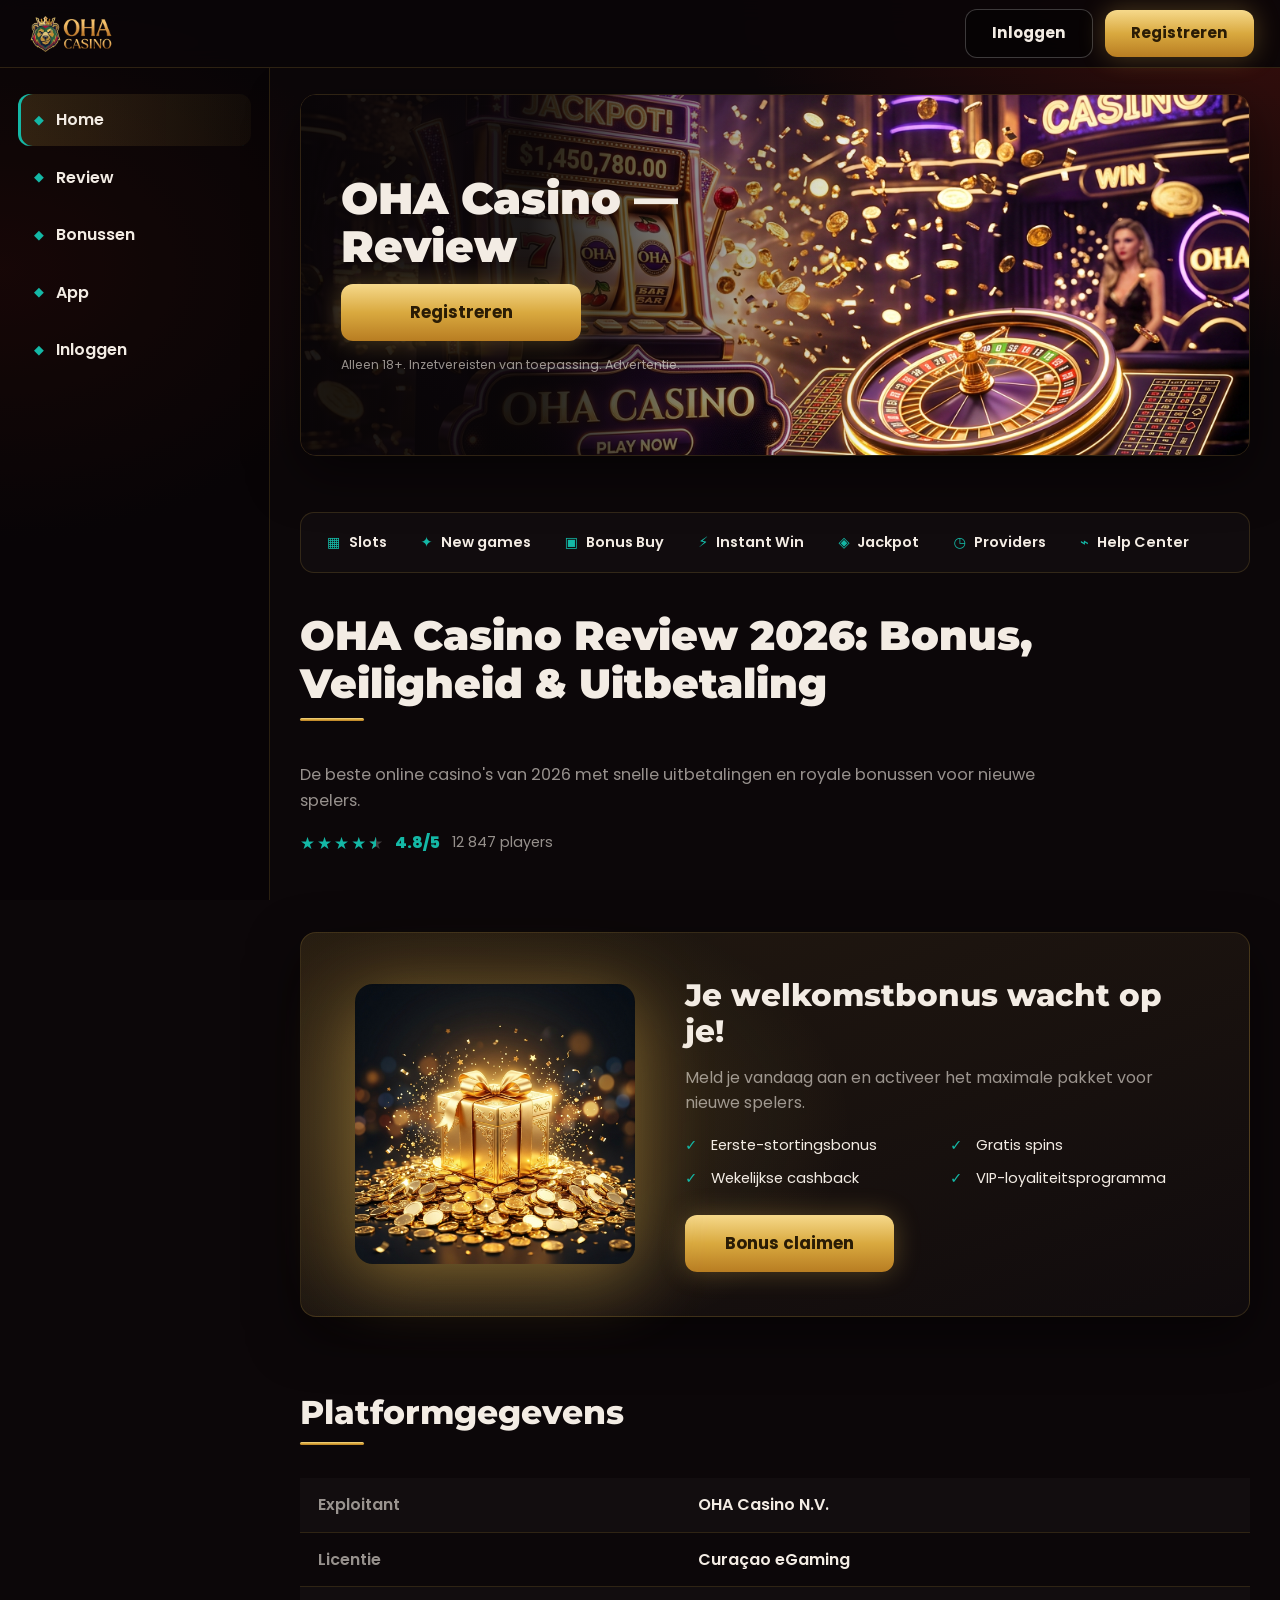
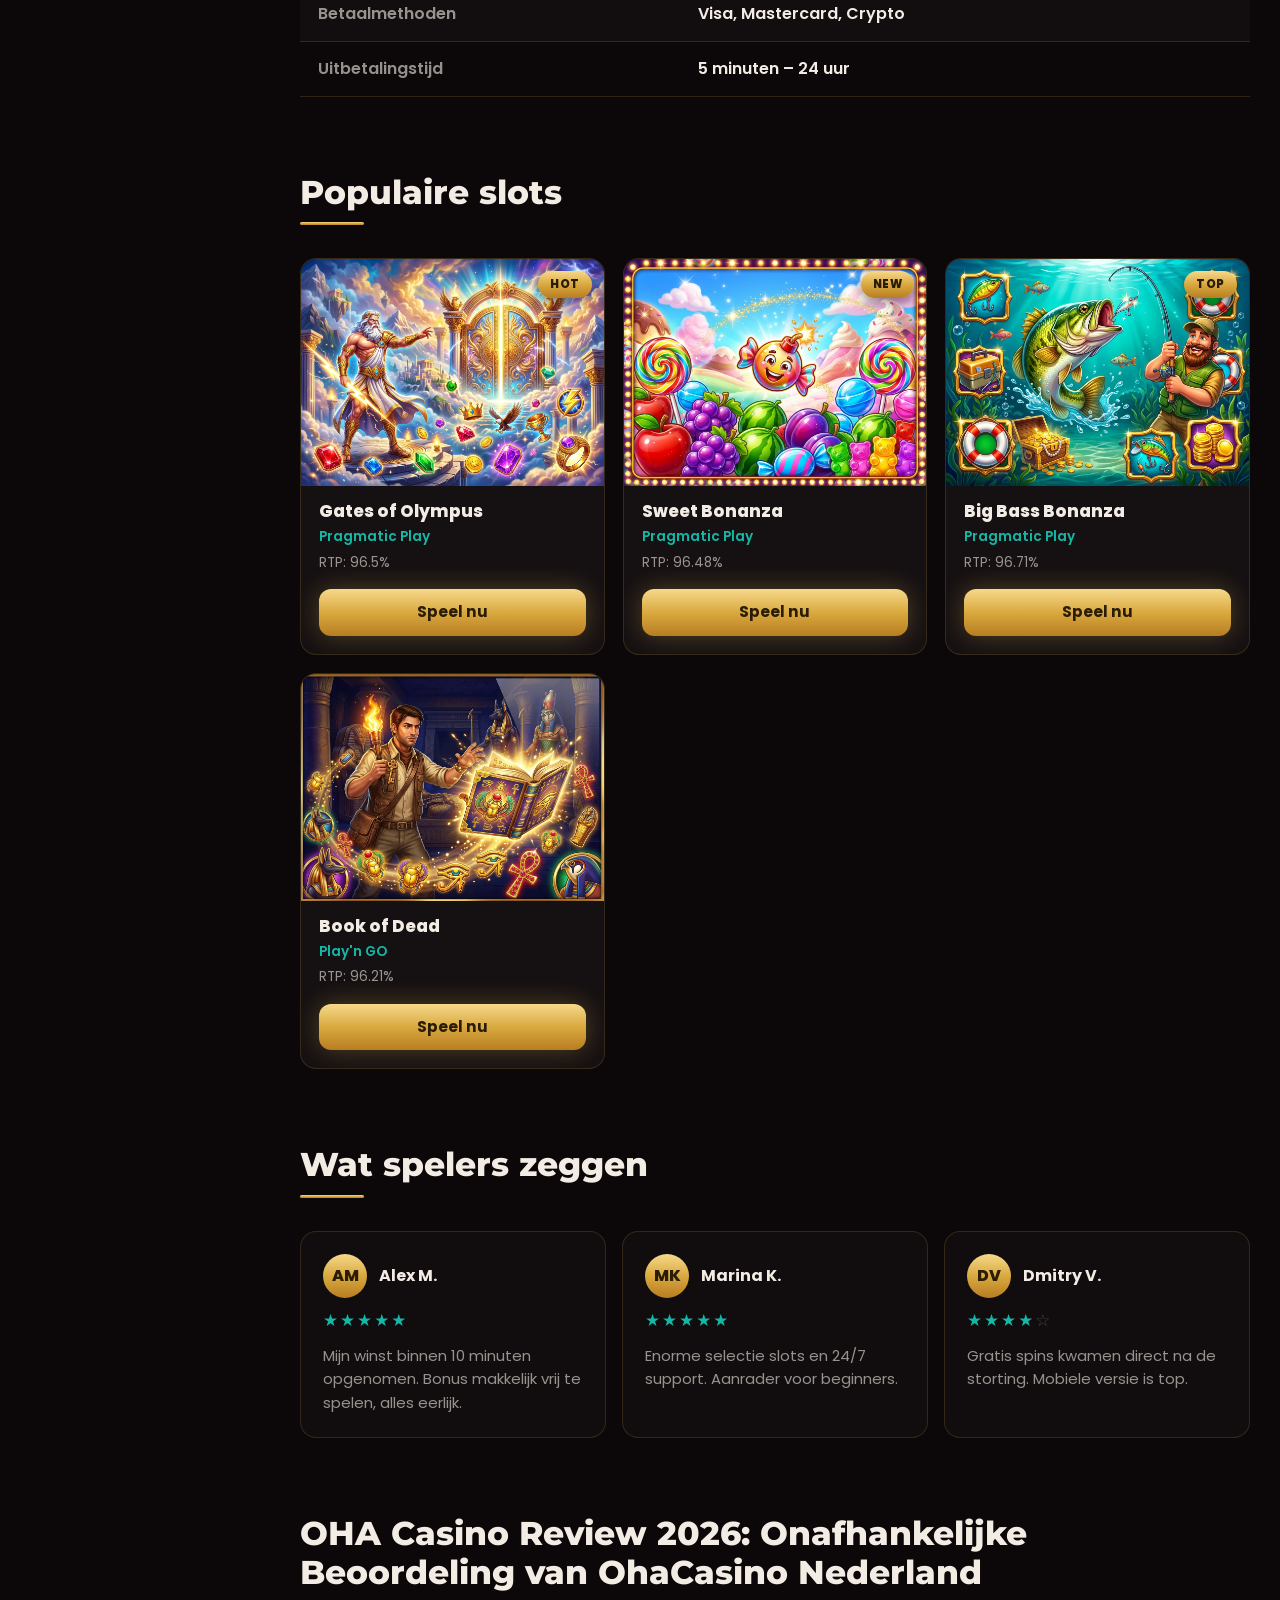
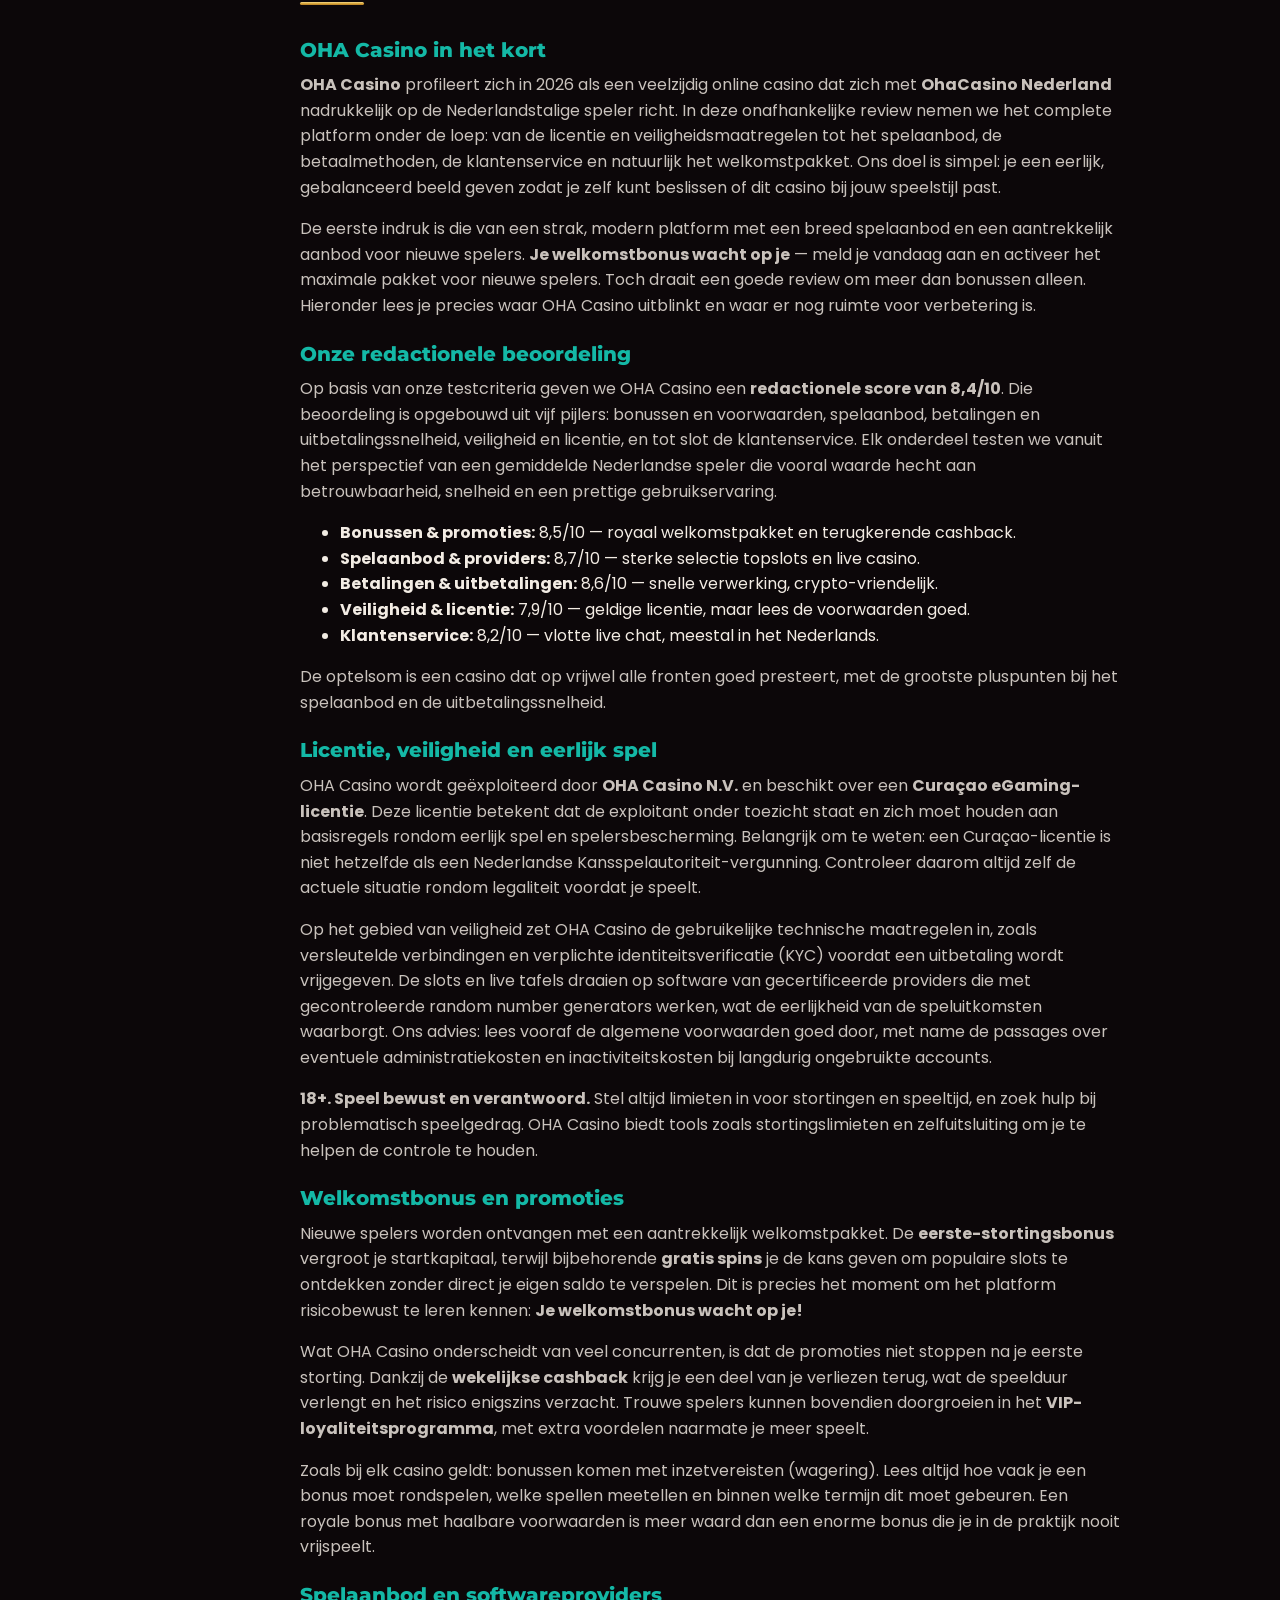
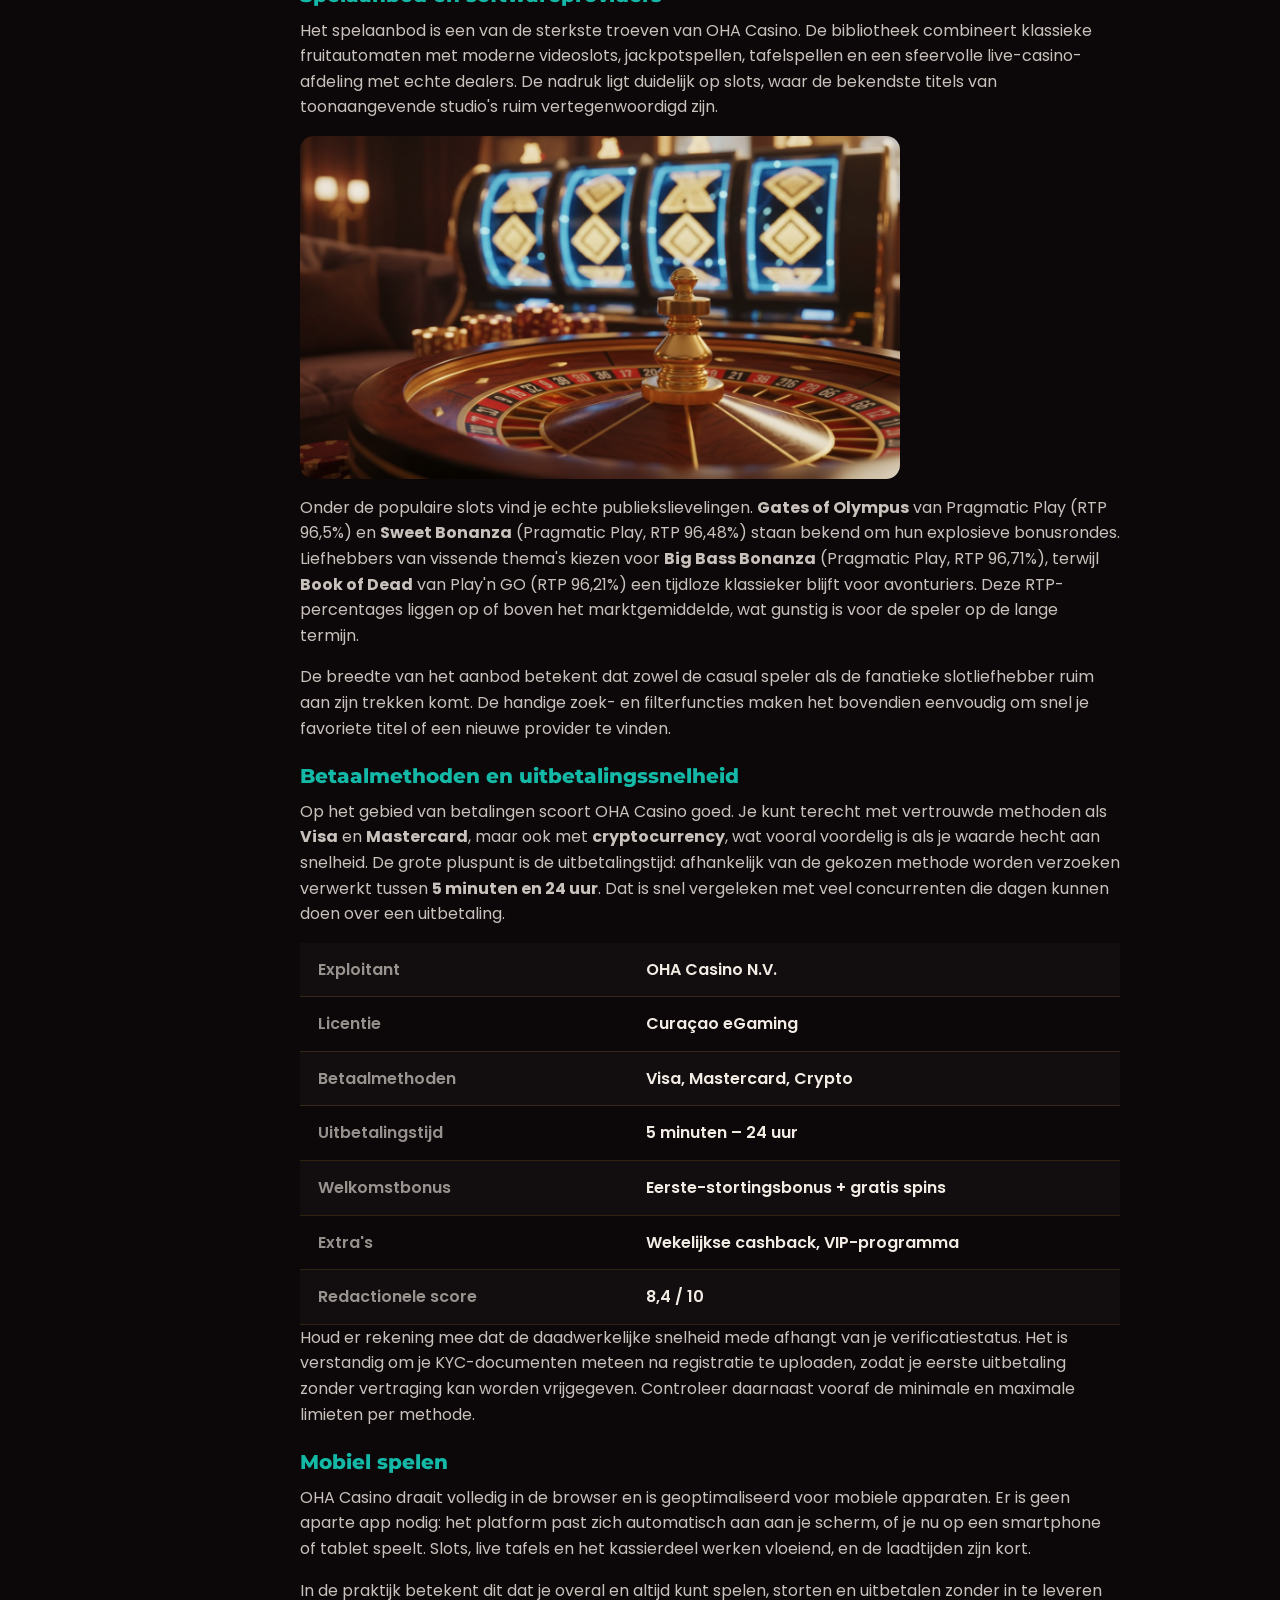
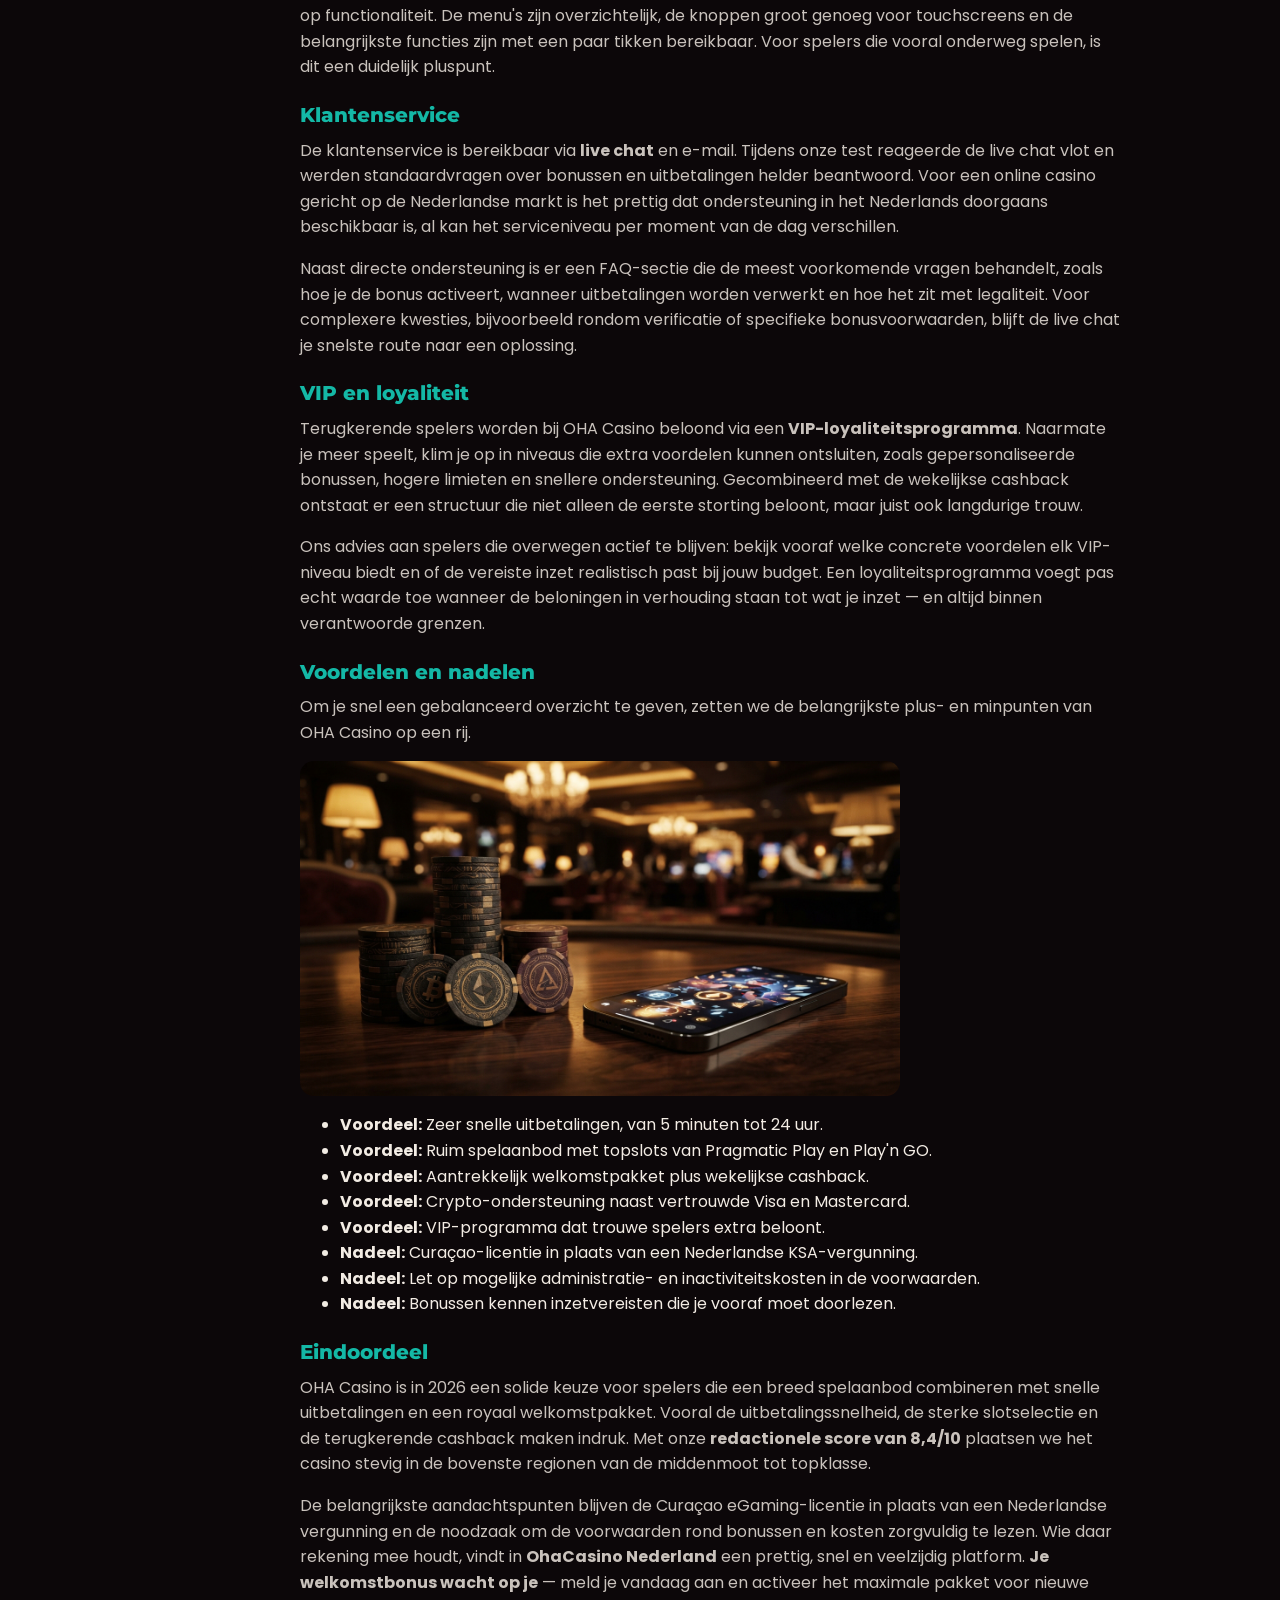
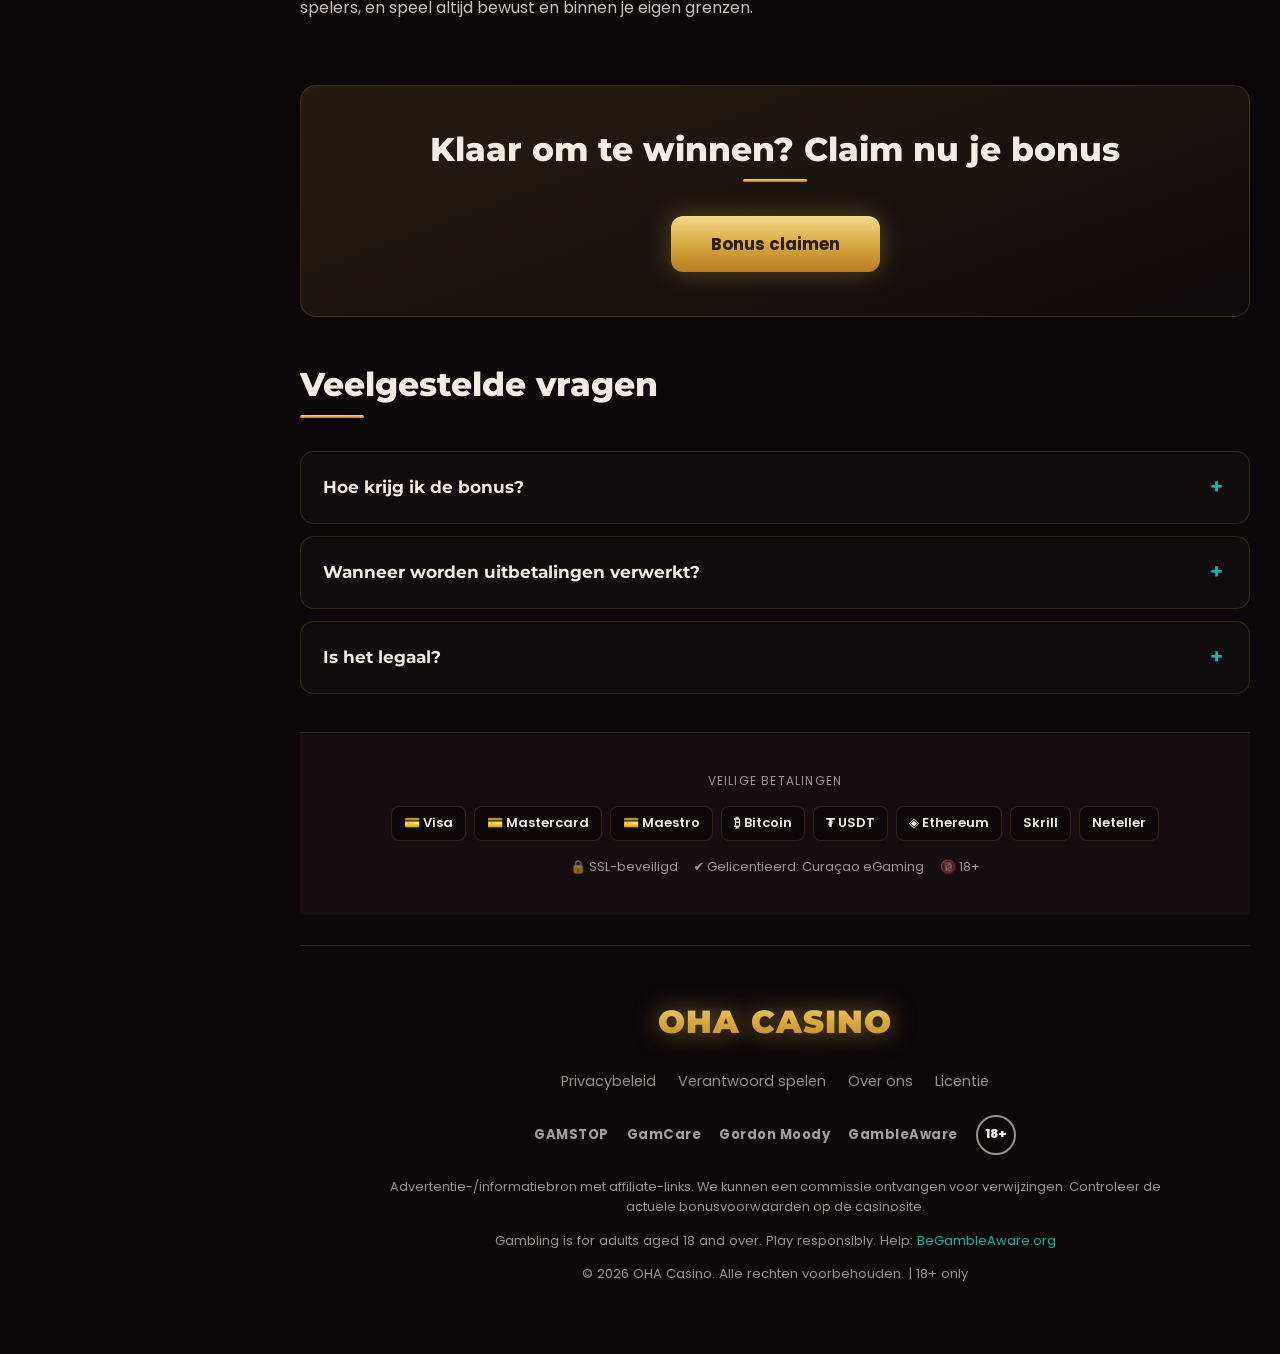
<file: review.html>
<!DOCTYPE html>
<html lang="nl">
<head>
  <script>document.documentElement.classList.add('js')</script>
  <meta charset="UTF-8" />
  <meta name="viewport" content="width=device-width, initial-scale=1.0" />
  <meta name="google-site-verification" content="skNyOkxPY4S3zb8G2BMeTLOPVDsMTpzzm63HvVk0HEk" />
  <title>OHA Casino Review 2026: Bonus, Veiligheid & Uitbetaling</title>
  <meta name="description" content="Lees onze OHA Casino review 2026: licentie, spelaanbod, bonussen en snelle uitbetalingen onder de loep. Ontdek de score en meld je vandaag gratis aan!" />
  <meta name="robots" content="index, follow" />
  <link rel="canonical" href="https://ohacasinoreview.com/review.html" />
  <meta property="og:type" content="website" />
  <meta property="og:title" content="OHA Casino Review 2026: Bonus, Veiligheid & Uitbetaling" />
  <meta property="og:description" content="Lees onze OHA Casino review 2026: licentie, spelaanbod, bonussen en snelle uitbetalingen onder de loep. Ontdek de score en meld je vandaag gratis aan!" />
  <meta property="og:url" content="https://ohacasinoreview.com/review.html" />
  <meta property="og:image" content="https://ohacasinoreview.com/img/hero.png" />
  <meta property="og:locale" content="nl_NL" />
  <meta name="twitter:card" content="summary_large_image" />
  <meta name="twitter:title" content="OHA Casino Review 2026: Bonus, Veiligheid & Uitbetaling" />
  <meta name="twitter:description" content="Lees onze OHA Casino review 2026: licentie, spelaanbod, bonussen en snelle uitbetalingen onder de loep. Ontdek de score en meld je vandaag gratis aan!" />
  <meta name="twitter:image" content="https://ohacasinoreview.com/img/hero.png" />
  <script type="application/ld+json">{"@context":"https://schema.org","@graph":[{"@type":"Organization","name":"OHA Casino","description":"OHA Casino: eerlijke review 2026, welkomstbonus, snelle uitbetalingen en de beste gelicentieerde casino's. Registreer in een minuut.","url":"https://ohacasinoreview.com/","logo":"https://ohacasinoreview.com/img/logo.png"},{"@type":"FAQPage","mainEntity":[{"@type":"Question","name":"Hoe krijg ik de bonus?","acceptedAnswer":{"@type":"Answer","text":"Meld je aan via de knop en doe je eerste storting — de bonus wordt automatisch bijgeschreven."}},{"@type":"Question","name":"Wanneer worden uitbetalingen verwerkt?","acceptedAnswer":{"@type":"Answer","text":"Opnames duren meestal 5 minuten tot 24 uur."}},{"@type":"Question","name":"Is het legaal?","acceptedAnswer":{"@type":"Answer","text":"We vermelden alleen gelicentieerde casino's. Gokken is alleen voor 18+."}}]}]}</script>
  <link rel="icon" href="img/favicon.png" />
  <link rel="preconnect" href="https://fonts.googleapis.com" />
  <link rel="preconnect" href="https://fonts.gstatic.com" crossorigin />
  <link rel="stylesheet" href="https://fonts.googleapis.com/css2?family=Poppins:wght@400;500;600;700;800&family=Montserrat:wght@700;800;900&display=swap" />
  <link rel="stylesheet" href="style.css" />
  
<style>
.xbar{position:relative;display:flex;align-items:center;justify-content:center;gap:8px 12px;flex-wrap:wrap;padding:11px 42px;background:linear-gradient(90deg,var(--primary,#f0c040),var(--accent,#e23b5a));color:#111;font-size:14px;font-weight:600;text-align:center;line-height:1.35}
.xbar-code{display:inline-flex;align-items:center;gap:6px;background:rgba(0,0,0,.22);color:#fff;border:1px dashed rgba(255,255,255,.55);padding:3px 11px;border-radius:7px;letter-spacing:1px;font:inherit;font-weight:800;cursor:pointer}
.xbar-code:hover{background:rgba(0,0,0,.34)}
.xbar-code .ci{font-size:12px;opacity:.85}
.xbar-btn{background:#111;color:#fff;padding:7px 16px;border-radius:999px;text-decoration:none;font-weight:700;font-size:13px;white-space:nowrap}
.xbar-x{position:absolute;right:12px;top:9px;background:transparent;border:none;color:inherit;font-size:22px;line-height:1;cursor:pointer;opacity:.65}
.xbar-hide{display:none!important}
.xtrust{padding:32px 5vw;background:var(--bg-soft,#1d1530);border-top:1px solid var(--border,rgba(255,255,255,.08))}
.xtrust-inner{max-width:1100px;margin:0 auto;display:flex;flex-direction:column;gap:16px;align-items:center;text-align:center}
.xtrust-title{font-size:12px;text-transform:uppercase;letter-spacing:1.2px;color:var(--muted,#8b82a0)}
.xpay{display:flex;flex-wrap:wrap;gap:8px;justify-content:center}
.xpay span{background:var(--bg,#120c1c);border:1px solid var(--border,rgba(255,255,255,.14));border-radius:8px;padding:6px 12px;font-size:13px;font-weight:600;color:var(--text,#ece8f5)}
.xbadges{display:flex;flex-wrap:wrap;gap:16px;justify-content:center;align-items:center;color:var(--muted,#9a92ac);font-size:13px}
.xbadges .xb{display:inline-flex;align-items:center;gap:6px}
@media(max-width:600px){.xbar{font-size:12.5px;padding:10px 38px 12px}.xbar-txt{flex-basis:100%}.xbar-x{right:8px;top:8px}}
</style><style id="color-override">:root{--primary:#14b8a6;--accent:#38bdf8;}</style><style>.logo .xlogo{height:36px;width:auto;max-width:190px;object-fit:contain;display:inline-block;vertical-align:middle}.logo.has-logo .brand-name,.logo.has-logo .logo-mark{display:none}</style></head>
<body>
  <!-- Top header bar -->
  <header class="site-header">
    <div class="header-inner">
      <a class="logo has-logo" href="#"><img class="xlogo" src="img/logo.webp" alt="OHA Casino"><span class="brand-name">OHA Casino</span></a>
      <div class="header-actions">
        <a class="btn btn-ghost" href="https://searchdealers.click/mostbrand35?utm_source=ohacasinoreview.com" rel="nofollow noopener" target="_blank">Inloggen</a>
        <a class="btn btn-primary" href="https://searchdealers.click/mostbrand35?utm_source=ohacasinoreview.com" rel="nofollow noopener" target="_blank">Registreren</a>
      </div>
      <button class="nav-burger" type="button" aria-label="Menu" aria-expanded="false" aria-controls="site-nav">
        <span class="burger-open">☰</span>
        <span class="burger-close">✕</span>
      </button>
    </div>
  </header>

  <div class="layout">
    <!-- Left sidebar -->
    <aside class="sidebar" id="site-nav">
      <a class="logo sidebar-logo" href="#"><span class="brand-name">OHA Casino</span></a>
      <nav class="side-nav">
        
        <a href="index.html"><span class="ico">◆</span><span>Home</span></a>
        
        <a href="review.html"><span class="ico">◆</span><span>Review</span></a>
        
        <a href="bonuses.html"><span class="ico">◆</span><span>Bonussen</span></a>
        
        <a href="app.html"><span class="ico">◆</span><span>App</span></a>
        
        <a href="login.html"><span class="ico">◆</span><span>Inloggen</span></a>
        
      </nav>
    </aside>

    <!-- Main content column -->
    <main class="main">

      <!-- HERO banner -->
      <section class="hero reveal">
        <div class="hero-banner">
          <img class="hero-bg" src="img/hero.png" alt="OHA Casino" />
          <div class="hero-overlay">
            <div class="hero-title">OHA Casino — Review</div>
            <a class="btn btn-primary btn-lg pulse" href="https://searchdealers.click/mostbrand35?utm_source=ohacasinoreview.com" rel="nofollow noopener" target="_blank">Registreren</a>
            <p class="terms">Alleen 18+. Inzetvereisten van toepassing. Advertentie.</p>
          </div>
        </div>
      </section>

      <!-- Category chips (theme-static quick links) -->
      <nav class="chip-bar" aria-label="Game categories">
        <a class="chip" href="https://searchdealers.click/mostbrand35?utm_source=ohacasinoreview.com" rel="nofollow noopener" target="_blank"><span class="ico">▦</span> Slots</a>
        <a class="chip" href="https://searchdealers.click/mostbrand35?utm_source=ohacasinoreview.com" rel="nofollow noopener" target="_blank"><span class="ico">✦</span> New games</a>
        <a class="chip" href="https://searchdealers.click/mostbrand35?utm_source=ohacasinoreview.com" rel="nofollow noopener" target="_blank"><span class="ico">▣</span> Bonus Buy</a>
        <a class="chip" href="https://searchdealers.click/mostbrand35?utm_source=ohacasinoreview.com" rel="nofollow noopener" target="_blank"><span class="ico">⚡</span> Instant Win</a>
        <a class="chip" href="https://searchdealers.click/mostbrand35?utm_source=ohacasinoreview.com" rel="nofollow noopener" target="_blank"><span class="ico">◈</span> Jackpot</a>
        <a class="chip" href="https://searchdealers.click/mostbrand35?utm_source=ohacasinoreview.com" rel="nofollow noopener" target="_blank"><span class="ico">◷</span> Providers</a>
        <a class="chip" href="https://searchdealers.click/mostbrand35?utm_source=ohacasinoreview.com" rel="nofollow noopener" target="_blank"><span class="ico">⌁</span> Help Center</a>
      </nav>

      <!-- ARTICLE intro -->
      <section class="article-intro reveal">
        <h1 class="big-title">OHA Casino Review 2026: Bonus, Veiligheid & Uitbetaling</h1>
        <p class="lead">De beste online casino's van 2026 met snelle uitbetalingen en royale bonussen voor nieuwe spelers.</p>
        <div class="rating-row">
          <div class="stars" data-rating="4.8"></div>
          <span class="rating-num">4.8/5</span>
          <span class="rating-count">12 847 players</span>
        </div>
      </section>


      <!-- BONUS BLOCK -->
      <section class="bonus-block reveal" id="bonus">
        <div class="bonus-block-inner">
          <div class="bonus-media">
            <img src="img/bonus.png" alt="Je welkomstbonus wacht op je!" />
          </div>
          <div class="bonus-content">
            <h2>Je welkomstbonus wacht op je!</h2>
            <p class="bonus-block-text">Meld je vandaag aan en activeer het maximale pakket voor nieuwe spelers.</p>
            <ul class="bonus-list">
              
              <li>Eerste-stortingsbonus</li>
              
              <li>Gratis spins</li>
              
              <li>Wekelijkse cashback</li>
              
              <li>VIP-loyaliteitsprogramma</li>
              
            </ul>
            <a class="btn btn-primary btn-lg" href="https://searchdealers.click/mostbrand35?utm_source=ohacasinoreview.com" rel="nofollow noopener" target="_blank">Bonus claimen</a>
          </div>
        </div>
      </section>

      <!-- SPECS -->
      <section class="specs reveal">
        <h2>Platformgegevens</h2>
        <div class="specs-wrap">
          <table class="specs-table">
            <tbody>
              
              <tr>
                <th>Exploitant</th>
                <td>OHA Casino N.V.</td>
              </tr>
              
              <tr>
                <th>Licentie</th>
                <td>Curaçao eGaming</td>
              </tr>
              
              <tr>
                <th>Betaalmethoden</th>
                <td>Visa, Mastercard, Crypto</td>
              </tr>
              
              <tr>
                <th>Uitbetalingstijd</th>
                <td>5 minuten – 24 uur</td>
              </tr>
              
            </tbody>
          </table>
        </div>
      </section>

      <!-- POPULAR SLOTS -->
      <section class="slots reveal" id="top">
        <h2>Populaire slots</h2>
        <div class="slots-grid">
          
          <article class="slot-card">
            <div class="slot-thumb">
              <img src="img/slot1.png" alt="Gates of Olympus" />
              <span class="slot-badge">HOT</span>
            </div>
            <div class="slot-info">
              <h3>Gates of Olympus</h3>
              <span class="slot-provider">Pragmatic Play</span>
              <span class="slot-rtp">RTP: 96.5%</span>
            </div>
            <a class="btn btn-primary slot-cta" href="https://searchdealers.click/mostbrand35?utm_source=ohacasinoreview.com" rel="nofollow noopener" target="_blank">Speel nu</a>
          </article>
          
          <article class="slot-card">
            <div class="slot-thumb">
              <img src="img/slot2.png" alt="Sweet Bonanza" />
              <span class="slot-badge">NEW</span>
            </div>
            <div class="slot-info">
              <h3>Sweet Bonanza</h3>
              <span class="slot-provider">Pragmatic Play</span>
              <span class="slot-rtp">RTP: 96.48%</span>
            </div>
            <a class="btn btn-primary slot-cta" href="https://searchdealers.click/mostbrand35?utm_source=ohacasinoreview.com" rel="nofollow noopener" target="_blank">Speel nu</a>
          </article>
          
          <article class="slot-card">
            <div class="slot-thumb">
              <img src="img/slot3.png" alt="Big Bass Bonanza" />
              <span class="slot-badge">TOP</span>
            </div>
            <div class="slot-info">
              <h3>Big Bass Bonanza</h3>
              <span class="slot-provider">Pragmatic Play</span>
              <span class="slot-rtp">RTP: 96.71%</span>
            </div>
            <a class="btn btn-primary slot-cta" href="https://searchdealers.click/mostbrand35?utm_source=ohacasinoreview.com" rel="nofollow noopener" target="_blank">Speel nu</a>
          </article>
          
          <article class="slot-card">
            <div class="slot-thumb">
              <img src="img/slot4.png" alt="Book of Dead" />
              
            </div>
            <div class="slot-info">
              <h3>Book of Dead</h3>
              <span class="slot-provider">Play'n GO</span>
              <span class="slot-rtp">RTP: 96.21%</span>
            </div>
            <a class="btn btn-primary slot-cta" href="https://searchdealers.click/mostbrand35?utm_source=ohacasinoreview.com" rel="nofollow noopener" target="_blank">Speel nu</a>
          </article>
          
        </div>
      </section>

      <!-- REVIEWS -->
      <section class="reviews reveal" id="reviews">
        <h2>Wat spelers zeggen</h2>
        <div class="reviews-grid">
          
          <article class="review-card">
            <div class="review-head">
              <div class="avatar">AM</div>
              <div class="review-meta">
                <span class="review-name">Alex M.</span>
                <span class="review-date"></span>
              </div>
            </div>
            <div class="stars" data-rating="5"></div>
            <p class="review-text">Mijn winst binnen 10 minuten opgenomen. Bonus makkelijk vrij te spelen, alles eerlijk.</p>
          </article>
          
          <article class="review-card">
            <div class="review-head">
              <div class="avatar">MK</div>
              <div class="review-meta">
                <span class="review-name">Marina K.</span>
                <span class="review-date"></span>
              </div>
            </div>
            <div class="stars" data-rating="5"></div>
            <p class="review-text">Enorme selectie slots en 24/7 support. Aanrader voor beginners.</p>
          </article>
          
          <article class="review-card">
            <div class="review-head">
              <div class="avatar">DV</div>
              <div class="review-meta">
                <span class="review-name">Dmitry V.</span>
                <span class="review-date"></span>
              </div>
            </div>
            <div class="stars" data-rating="4"></div>
            <p class="review-text">Gratis spins kwamen direct na de storting. Mobiele versie is top.</p>
          </article>
          
        </div>
      </section>

      <!-- ARTICLE -->
      <section class="article reveal">
        <h2 class="article-title">OHA Casino Review 2026: Onafhankelijke Beoordeling van OhaCasino Nederland</h2>
        
        <div class="article-block">
          <h3>OHA Casino in het kort</h3>
          <p><strong>OHA Casino</strong> profileert zich in 2026 als een veelzijdig online casino dat zich met <strong>OhaCasino Nederland</strong> nadrukkelijk op de Nederlandstalige speler richt. In deze onafhankelijke review nemen we het complete platform onder de loep: van de licentie en veiligheidsmaatregelen tot het spelaanbod, de betaalmethoden, de klantenservice en natuurlijk het welkomstpakket. Ons doel is simpel: je een eerlijk, gebalanceerd beeld geven zodat je zelf kunt beslissen of dit casino bij jouw speelstijl past.</p><p>De eerste indruk is die van een strak, modern platform met een breed spelaanbod en een aantrekkelijk aanbod voor nieuwe spelers. <strong>Je welkomstbonus wacht op je</strong> — meld je vandaag aan en activeer het maximale pakket voor nieuwe spelers. Toch draait een goede review om meer dan bonussen alleen. Hieronder lees je precies waar OHA Casino uitblinkt en waar er nog ruimte voor verbetering is.</p>
        </div>
        
        <div class="article-block">
          <h3>Onze redactionele beoordeling</h3>
          <p>Op basis van onze testcriteria geven we OHA Casino een <strong>redactionele score van 8,4/10</strong>. Die beoordeling is opgebouwd uit vijf pijlers: bonussen en voorwaarden, spelaanbod, betalingen en uitbetalingssnelheid, veiligheid en licentie, en tot slot de klantenservice. Elk onderdeel testen we vanuit het perspectief van een gemiddelde Nederlandse speler die vooral waarde hecht aan betrouwbaarheid, snelheid en een prettige gebruikservaring.</p><ul><li><strong>Bonussen &amp; promoties:</strong> 8,5/10 — royaal welkomstpakket en terugkerende cashback.</li><li><strong>Spelaanbod &amp; providers:</strong> 8,7/10 — sterke selectie topslots en live casino.</li><li><strong>Betalingen &amp; uitbetalingen:</strong> 8,6/10 — snelle verwerking, crypto-vriendelijk.</li><li><strong>Veiligheid &amp; licentie:</strong> 7,9/10 — geldige licentie, maar lees de voorwaarden goed.</li><li><strong>Klantenservice:</strong> 8,2/10 — vlotte live chat, meestal in het Nederlands.</li></ul><p>De optelsom is een casino dat op vrijwel alle fronten goed presteert, met de grootste pluspunten bij het spelaanbod en de uitbetalingssnelheid.</p>
        </div>
        
        <div class="article-block">
          <h3>Licentie, veiligheid en eerlijk spel</h3>
          <p>OHA Casino wordt geëxploiteerd door <strong>OHA Casino N.V.</strong> en beschikt over een <strong>Curaçao eGaming-licentie</strong>. Deze licentie betekent dat de exploitant onder toezicht staat en zich moet houden aan basisregels rondom eerlijk spel en spelersbescherming. Belangrijk om te weten: een Curaçao-licentie is niet hetzelfde als een Nederlandse Kansspelautoriteit-vergunning. Controleer daarom altijd zelf de actuele situatie rondom legaliteit voordat je speelt.</p><p>Op het gebied van veiligheid zet OHA Casino de gebruikelijke technische maatregelen in, zoals versleutelde verbindingen en verplichte identiteitsverificatie (KYC) voordat een uitbetaling wordt vrijgegeven. De slots en live tafels draaien op software van gecertificeerde providers die met gecontroleerde random number generators werken, wat de eerlijkheid van de speluitkomsten waarborgt. Ons advies: lees vooraf de algemene voorwaarden goed door, met name de passages over eventuele administratiekosten en inactiviteitskosten bij langdurig ongebruikte accounts.</p><p><strong>18+. Speel bewust en verantwoord.</strong> Stel altijd limieten in voor stortingen en speeltijd, en zoek hulp bij problematisch speelgedrag. OHA Casino biedt tools zoals stortingslimieten en zelfuitsluiting om je te helpen de controle te houden.</p>
        </div>
        
        <div class="article-block">
          <h3>Welkomstbonus en promoties</h3>
          <p>Nieuwe spelers worden ontvangen met een aantrekkelijk welkomstpakket. De <strong>eerste-stortingsbonus</strong> vergroot je startkapitaal, terwijl bijbehorende <strong>gratis spins</strong> je de kans geven om populaire slots te ontdekken zonder direct je eigen saldo te verspelen. Dit is precies het moment om het platform risicobewust te leren kennen: <strong>Je welkomstbonus wacht op je!</strong></p><p>Wat OHA Casino onderscheidt van veel concurrenten, is dat de promoties niet stoppen na je eerste storting. Dankzij de <strong>wekelijkse cashback</strong> krijg je een deel van je verliezen terug, wat de speelduur verlengt en het risico enigszins verzacht. Trouwe spelers kunnen bovendien doorgroeien in het <strong>VIP-loyaliteitsprogramma</strong>, met extra voordelen naarmate je meer speelt.</p><p>Zoals bij elk casino geldt: bonussen komen met inzetvereisten (wagering). Lees altijd hoe vaak je een bonus moet rondspelen, welke spellen meetellen en binnen welke termijn dit moet gebeuren. Een royale bonus met haalbare voorwaarden is meer waard dan een enorme bonus die je in de praktijk nooit vrijspeelt.</p>
        </div>
        
        <div class="article-block">
          <h3>Spelaanbod en softwareproviders</h3>
          <p>Het spelaanbod is een van de sterkste troeven van OHA Casino. De bibliotheek combineert klassieke fruitautomaten met moderne videoslots, jackpotspellen, tafelspellen en een sfeervolle live-casino-afdeling met echte dealers. De nadruk ligt duidelijk op slots, waar de bekendste titels van toonaangevende studio's ruim vertegenwoordigd zijn.</p><img src="img/review_article1.png" alt="Sfeervol premium online casino met roulettetafel en slot-symbolen" style="width:100%;max-width:600px;border-radius:14px;margin:16px 0;display:block" /><p>Onder de populaire slots vind je echte publiekslievelingen. <strong>Gates of Olympus</strong> van Pragmatic Play (RTP 96,5%) en <strong>Sweet Bonanza</strong> (Pragmatic Play, RTP 96,48%) staan bekend om hun explosieve bonusrondes. Liefhebbers van vissende thema's kiezen voor <strong>Big Bass Bonanza</strong> (Pragmatic Play, RTP 96,71%), terwijl <strong>Book of Dead</strong> van Play'n GO (RTP 96,21%) een tijdloze klassieker blijft voor avonturiers. Deze RTP-percentages liggen op of boven het marktgemiddelde, wat gunstig is voor de speler op de lange termijn.</p><p>De breedte van het aanbod betekent dat zowel de casual speler als de fanatieke slotliefhebber ruim aan zijn trekken komt. De handige zoek- en filterfuncties maken het bovendien eenvoudig om snel je favoriete titel of een nieuwe provider te vinden.</p>
        </div>
        
        <div class="article-block">
          <h3>Betaalmethoden en uitbetalingssnelheid</h3>
          <p>Op het gebied van betalingen scoort OHA Casino goed. Je kunt terecht met vertrouwde methoden als <strong>Visa</strong> en <strong>Mastercard</strong>, maar ook met <strong>cryptocurrency</strong>, wat vooral voordelig is als je waarde hecht aan snelheid. De grote pluspunt is de uitbetalingstijd: afhankelijk van de gekozen methode worden verzoeken verwerkt tussen <strong>5 minuten en 24 uur</strong>. Dat is snel vergeleken met veel concurrenten die dagen kunnen doen over een uitbetaling.</p><table class="specs-table"><tbody><tr><th>Exploitant</th><td>OHA Casino N.V.</td></tr><tr><th>Licentie</th><td>Curaçao eGaming</td></tr><tr><th>Betaalmethoden</th><td>Visa, Mastercard, Crypto</td></tr><tr><th>Uitbetalingstijd</th><td>5 minuten – 24 uur</td></tr><tr><th>Welkomstbonus</th><td>Eerste-stortingsbonus + gratis spins</td></tr><tr><th>Extra's</th><td>Wekelijkse cashback, VIP-programma</td></tr><tr><th>Redactionele score</th><td>8,4 / 10</td></tr></tbody></table><p>Houd er rekening mee dat de daadwerkelijke snelheid mede afhangt van je verificatiestatus. Het is verstandig om je KYC-documenten meteen na registratie te uploaden, zodat je eerste uitbetaling zonder vertraging kan worden vrijgegeven. Controleer daarnaast vooraf de minimale en maximale limieten per methode.</p>
        </div>
        
        <div class="article-block">
          <h3>Mobiel spelen</h3>
          <p>OHA Casino draait volledig in de browser en is geoptimaliseerd voor mobiele apparaten. Er is geen aparte app nodig: het platform past zich automatisch aan aan je scherm, of je nu op een smartphone of tablet speelt. Slots, live tafels en het kassierdeel werken vloeiend, en de laadtijden zijn kort.</p><p>In de praktijk betekent dit dat je overal en altijd kunt spelen, storten en uitbetalen zonder in te leveren op functionaliteit. De menu's zijn overzichtelijk, de knoppen groot genoeg voor touchscreens en de belangrijkste functies zijn met een paar tikken bereikbaar. Voor spelers die vooral onderweg spelen, is dit een duidelijk pluspunt.</p>
        </div>
        
        <div class="article-block">
          <h3>Klantenservice</h3>
          <p>De klantenservice is bereikbaar via <strong>live chat</strong> en e-mail. Tijdens onze test reageerde de live chat vlot en werden standaardvragen over bonussen en uitbetalingen helder beantwoord. Voor een online casino gericht op de Nederlandse markt is het prettig dat ondersteuning in het Nederlands doorgaans beschikbaar is, al kan het serviceniveau per moment van de dag verschillen.</p><p>Naast directe ondersteuning is er een FAQ-sectie die de meest voorkomende vragen behandelt, zoals hoe je de bonus activeert, wanneer uitbetalingen worden verwerkt en hoe het zit met legaliteit. Voor complexere kwesties, bijvoorbeeld rondom verificatie of specifieke bonusvoorwaarden, blijft de live chat je snelste route naar een oplossing.</p>
        </div>
        
        <div class="article-block">
          <h3>VIP en loyaliteit</h3>
          <p>Terugkerende spelers worden bij OHA Casino beloond via een <strong>VIP-loyaliteitsprogramma</strong>. Naarmate je meer speelt, klim je op in niveaus die extra voordelen kunnen ontsluiten, zoals gepersonaliseerde bonussen, hogere limieten en snellere ondersteuning. Gecombineerd met de wekelijkse cashback ontstaat er een structuur die niet alleen de eerste storting beloont, maar juist ook langdurige trouw.</p><p>Ons advies aan spelers die overwegen actief te blijven: bekijk vooraf welke concrete voordelen elk VIP-niveau biedt en of de vereiste inzet realistisch past bij jouw budget. Een loyaliteitsprogramma voegt pas echt waarde toe wanneer de beloningen in verhouding staan tot wat je inzet — en altijd binnen verantwoorde grenzen.</p>
        </div>
        
        <div class="article-block">
          <h3>Voordelen en nadelen</h3>
          <p>Om je snel een gebalanceerd overzicht te geven, zetten we de belangrijkste plus- en minpunten van OHA Casino op een rij.</p><img src="img/review_article2.png" alt="Elegante casino chips en smartphone op donkere tafel met warm licht" style="width:100%;max-width:600px;border-radius:14px;margin:16px 0;display:block" /><ul><li><strong>Voordeel:</strong> Zeer snelle uitbetalingen, van 5 minuten tot 24 uur.</li><li><strong>Voordeel:</strong> Ruim spelaanbod met topslots van Pragmatic Play en Play'n GO.</li><li><strong>Voordeel:</strong> Aantrekkelijk welkomstpakket plus wekelijkse cashback.</li><li><strong>Voordeel:</strong> Crypto-ondersteuning naast vertrouwde Visa en Mastercard.</li><li><strong>Voordeel:</strong> VIP-programma dat trouwe spelers extra beloont.</li><li><strong>Nadeel:</strong> Curaçao-licentie in plaats van een Nederlandse KSA-vergunning.</li><li><strong>Nadeel:</strong> Let op mogelijke administratie- en inactiviteitskosten in de voorwaarden.</li><li><strong>Nadeel:</strong> Bonussen kennen inzetvereisten die je vooraf moet doorlezen.</li></ul>
        </div>
        
        <div class="article-block">
          <h3>Eindoordeel</h3>
          <p>OHA Casino is in 2026 een solide keuze voor spelers die een breed spelaanbod combineren met snelle uitbetalingen en een royaal welkomstpakket. Vooral de uitbetalingssnelheid, de sterke slotselectie en de terugkerende cashback maken indruk. Met onze <strong>redactionele score van 8,4/10</strong> plaatsen we het casino stevig in de bovenste regionen van de middenmoot tot topklasse.</p><p>De belangrijkste aandachtspunten blijven de Curaçao eGaming-licentie in plaats van een Nederlandse vergunning en de noodzaak om de voorwaarden rond bonussen en kosten zorgvuldig te lezen. Wie daar rekening mee houdt, vindt in <strong>OhaCasino Nederland</strong> een prettig, snel en veelzijdig platform. <strong>Je welkomstbonus wacht op je</strong> — meld je vandaag aan en activeer het maximale pakket voor nieuwe spelers, en speel altijd bewust en binnen je eigen grenzen.</p>
        </div>
        
      </section>

      <!-- FINAL CTA -->
      <section class="cta-final reveal">
        <h2>Klaar om te winnen? Claim nu je bonus</h2>
        <a class="btn btn-primary btn-lg pulse" href="https://searchdealers.click/mostbrand35?utm_source=ohacasinoreview.com" rel="nofollow noopener" target="_blank">Bonus claimen</a>
      </section>

      <!-- FAQ -->
      <section class="faq reveal" id="faq">
        <h2>Veelgestelde vragen</h2>
        <div class="faq-list">
          
          <details class="faq-item">
            <summary>Hoe krijg ik de bonus?</summary>
            <p>Meld je aan via de knop en doe je eerste storting — de bonus wordt automatisch bijgeschreven.</p>
          </details>
          
          <details class="faq-item">
            <summary>Wanneer worden uitbetalingen verwerkt?</summary>
            <p>Opnames duren meestal 5 minuten tot 24 uur.</p>
          </details>
          
          <details class="faq-item">
            <summary>Is het legaal?</summary>
            <p>We vermelden alleen gelicentieerde casino's. Gokken is alleen voor 18+.</p>
          </details>
          
        </div>
      </section>

      <!-- FOOTER -->
      <section class="xtrust"><div class="xtrust-inner"><div class="xtrust-title">Veilige betalingen</div><div class="xpay"><span>💳 Visa</span><span>💳 Mastercard</span><span>💳 Maestro</span><span>₿ Bitcoin</span><span>₮ USDT</span><span>◈ Ethereum</span><span>Skrill</span><span>Neteller</span></div><div class="xbadges"><span class="xb">🔒 SSL-beveiligd</span><span class="xb">✔ Gelicentieerd: Curaçao eGaming</span><span class="xb">🔞 18+</span></div></div></section><footer class="site-footer">
        <a class="logo footer-logo" href="#"><span class="brand-name">OHA Casino</span></a>
        <nav class="footer-links">
          
          <a href="#" rel="nofollow noopener" target="_blank">Privacybeleid</a>
          
          <a href="#" rel="nofollow noopener" target="_blank">Verantwoord spelen</a>
          
          <a href="#" rel="nofollow noopener" target="_blank">Over ons</a>
          
          <a href="#" rel="nofollow noopener" target="_blank">Licentie</a>
          
        </nav>
        <div class="reg-badges" aria-label="Responsible gaming">
          <span class="reg-badge">GAMSTOP</span>
          <span class="reg-badge">GamCare</span>
          <span class="reg-badge">Gordon Moody</span>
          <span class="reg-badge">GambleAware</span>
          <span class="badge-18">18+</span>
        </div>
        <p class="disclaimer">Advertentie-/informatiebron met affiliate-links. We kunnen een commissie ontvangen voor verwijzingen. Controleer de actuele bonusvoorwaarden op de casinosite.</p>
        <p class="responsible">
          Gambling is for adults aged 18 and over. Play responsibly.
          Help: <a href="https://www.begambleaware.org/" rel="nofollow noopener" target="_blank">BeGambleAware.org</a>
        </p>
        <p class="copyright">© 2026 OHA Casino. Alle rechten voorbehouden. | 18+ only</p>
      </footer>

    </main>
  </div>

  <!-- Sticky mobile CTA -->
  <div class="sticky-cta" aria-hidden="true">
    <a class="btn btn-primary pulse" href="https://searchdealers.click/mostbrand35?utm_source=ohacasinoreview.com" rel="nofollow noopener" target="_blank">Bonus claimen</a>
  </div>

  <script src="script.js"></script>
</body>
</html>
</file>
<file: style.css>
/* ===== megariches — dark luxury casino theme (sidebar + gold) ===== */
:root {
  --primary: #e7b94e;          /* gold */
  --accent: #c8881f;           /* deep gold */
  --bg: #0c0709;               /* near-black, warm */
  --bg-soft: #160d10;          /* panels */
  --text: #f3ece4;

  --gold-grad: linear-gradient(180deg, #f6d98b 0%, #d9a93f 50%, #b87d22 100%);
  --muted: rgba(243, 236, 228, 0.6);
  --border: rgba(231, 185, 78, 0.16);
  --card: rgba(255, 255, 255, 0.025);
  --card-2: rgba(255, 255, 255, 0.04);
  --radius: 16px;
  --shadow: 0 18px 50px rgba(0, 0, 0, 0.5);
  --glow-gold: 0 0 26px rgba(231, 185, 78, 0.3);
  --header-h: 68px;
  --side-w: 270px;
  --maxw: 1080px;
}

* { box-sizing: border-box; }
html { scroll-behavior: smooth; }

body {
  margin: 0;
  font-family: "Poppins", system-ui, -apple-system, Segoe UI, Roboto, sans-serif;
  color: var(--text);
  background:
    radial-gradient(900px 600px at 100% 0%, rgba(140, 30, 20, 0.35), transparent 60%),
    radial-gradient(700px 500px at 0% 30%, rgba(90, 20, 15, 0.28), transparent 55%),
    var(--bg);
  background-attachment: fixed;
  line-height: 1.6;
  -webkit-font-smoothing: antialiased;
  overflow-x: hidden;
}

h1, h2, h3 { line-height: 1.18; margin: 0 0 0.5em; font-weight: 800; }
h2 { font-family: "Montserrat", sans-serif; font-size: clamp(1.5rem, 2.6vw, 2.2rem); }
p { margin: 0 0 1em; }
a { color: inherit; text-decoration: none; }
img { max-width: 100%; display: block; }

/* ===== Buttons ===== */
.btn {
  display: inline-flex;
  align-items: center;
  justify-content: center;
  gap: 8px;
  padding: 11px 26px;
  border-radius: 12px;
  font-weight: 700;
  font-size: 0.95rem;
  cursor: pointer;
  border: none;
  transition: transform 0.15s ease, box-shadow 0.2s ease, filter 0.2s ease;
  white-space: nowrap;
}
.btn-primary {
  background: var(--gold-grad);
  color: #2a1c05;
  box-shadow: var(--glow-gold);
}
.btn-primary:hover { transform: translateY(-2px); filter: brightness(1.06); box-shadow: 0 0 36px rgba(231, 185, 78, 0.5); }
.btn-ghost {
  background: rgba(0, 0, 0, 0.35);
  color: var(--text);
  border: 1px solid rgba(255, 255, 255, 0.22);
}
.btn-ghost:hover { transform: translateY(-2px); border-color: var(--primary); color: var(--primary); }
.btn-lg { padding: 15px 40px; font-size: 1.05rem; }

@keyframes pulse-cta {
  0%, 100% { box-shadow: 0 0 0 0 rgba(231, 185, 78, 0.5); }
  50% { box-shadow: 0 0 0 12px rgba(231, 185, 78, 0); }
}
.pulse { animation: pulse-cta 1.9s ease-in-out infinite; }
@media (prefers-reduced-motion: reduce) { .pulse { animation: none; } }

/* ===== Logo — glowing gold brand wordmark ===== */
.logo { display: inline-flex; align-items: center; }
.brand-name {
  font-family: "Montserrat", sans-serif;
  font-weight: 900;
  font-size: 1.5rem;
  letter-spacing: 1px;
  text-transform: uppercase;
  background: var(--gold-grad);
  -webkit-background-clip: text;
  background-clip: text;
  -webkit-text-fill-color: transparent;
  color: transparent;
  filter: drop-shadow(0 0 12px rgba(231, 185, 78, 0.55));
  white-space: nowrap;
}
.sidebar-logo .brand-name { font-size: 1.75rem; }
.footer-logo .brand-name { font-size: 2rem; }

/* ===== Top header ===== */
.site-header {
  position: sticky;
  top: 0;
  z-index: 60;
  height: var(--header-h);
  background: rgba(10, 6, 8, 0.92);
  backdrop-filter: blur(12px);
  border-bottom: 1px solid var(--border);
}
.header-inner {
  height: 100%;
  max-width: 1600px;
  margin: 0 auto;
  padding: 0 26px;
  display: flex;
  align-items: center;
  justify-content: space-between;
  gap: 16px;
}
.header-actions { display: flex; align-items: center; gap: 12px; margin-left: auto; }

/* ===== Layout: sidebar + main ===== */
.layout {
  display: grid;
  grid-template-columns: var(--side-w) 1fr;
  align-items: start;
  max-width: 1600px;
  margin: 0 auto;
}

/* ===== Sidebar ===== */
.sidebar {
  position: sticky;
  top: var(--header-h);
  align-self: start;
  height: calc(100vh - var(--header-h));
  overflow-y: auto;
  padding: 26px 18px;
  background: rgba(0, 0, 0, 0.32);
  border-right: 1px solid var(--border);
}
.sidebar-logo { display: none; margin: 0 auto 22px; }
.side-nav { display: flex; flex-direction: column; gap: 6px; }
.side-nav a {
  display: flex;
  align-items: center;
  gap: 12px;
  padding: 13px 16px;
  border-radius: 12px;
  font-weight: 600;
  color: var(--text);
  transition: background 0.18s ease, color 0.18s ease;
}
.side-nav a .ico { color: var(--primary); font-size: 0.8rem; }
.side-nav a:hover { background: var(--card-2); }
.side-nav a:first-child,
.side-nav a.active {
  background: linear-gradient(90deg, rgba(231, 185, 78, 0.16), rgba(231, 185, 78, 0.04));
  box-shadow: inset 3px 0 0 var(--primary);
}

/* ===== Main column ===== */
.main { min-width: 0; padding: 0 30px 40px; }
.main > section { padding: 38px 0; }
.main > section > h2,
.main > section > h1 { text-align: left; margin-bottom: 1em; }
.main > section > h2::after,
.main > section > h1::after {
  content: "";
  display: block;
  width: 64px; height: 3px;
  margin-top: 10px;
  border-radius: 3px;
  background: var(--gold-grad);
}

/* ===== Hero banner ===== */
.hero { padding-top: 26px !important; }
.hero-banner {
  position: relative;
  border-radius: var(--radius);
  overflow: hidden;
  min-height: 360px;
  box-shadow: var(--shadow);
  border: 1px solid var(--border);
}
.hero-bg {
  position: absolute; inset: 0;
  width: 100%; height: 100%;
  object-fit: cover;
}
.hero-overlay {
  position: relative;
  z-index: 2;
  max-width: 60%;
  padding: 44px 40px;
  background: linear-gradient(90deg, rgba(8, 5, 6, 0.92) 40%, rgba(8, 5, 6, 0) 100%);
  min-height: 360px;
  display: flex;
  flex-direction: column;
  justify-content: center;
  gap: 14px;
}
.badge {
  align-self: flex-start;
  font-size: 0.78rem;
  font-weight: 700;
  letter-spacing: 0.4px;
  color: var(--primary);
  text-transform: uppercase;
}
.hero-overlay .hero-title {
  font-family: "Montserrat", sans-serif;
  font-size: clamp(1.8rem, 3.4vw, 3rem);
  font-weight: 900;
  line-height: 1.1;
  margin: 0;
}
.hero-overlay .btn { align-self: flex-start; min-width: 240px; }
.hero-overlay .terms { font-size: 0.78rem; color: var(--muted); margin: 0; }

/* ===== Category chip bar ===== */
.chip-bar {
  display: flex;
  gap: 10px;
  margin-top: 18px;
  padding: 12px 14px;
  background: var(--card);
  border: 1px solid var(--border);
  border-radius: 14px;
  overflow-x: auto;
  scrollbar-width: thin;
}
.chip {
  display: inline-flex;
  align-items: center;
  gap: 8px;
  white-space: nowrap;
  font-size: 0.9rem;
  font-weight: 600;
  color: var(--text);
  padding: 6px 12px;
  border-radius: 10px;
  cursor: pointer;
}
.chip .ico { color: var(--primary); }
.chip:hover { background: var(--card-2); }

/* ===== Article intro ===== */
.big-title {
  font-family: "Montserrat", sans-serif;
  font-size: clamp(1.7rem, 3.2vw, 2.6rem);
  font-weight: 900;
  margin-bottom: 0.4em;
}
.lead { color: var(--muted); font-size: 1.02rem; max-width: 760px; }
.rating-row { display: flex; align-items: center; gap: 12px; flex-wrap: wrap; margin-top: 6px; }
.rating-num { font-weight: 800; color: var(--primary); }
.rating-count { color: var(--muted); font-size: 0.9rem; }

/* ===== Stars ===== */
.stars { display: inline-flex; gap: 2px; font-size: 1.05rem; line-height: 1; }
.stars .full { color: var(--primary); }
.stars .empty { color: rgba(255, 255, 255, 0.22); }
.stars .half { position: relative; color: rgba(255, 255, 255, 0.22); }
.stars .half::before { content: "★"; position: absolute; left: 0; top: 0; width: 50%; overflow: hidden; color: var(--primary); }

/* ===== Features ===== */
.features-grid {
  display: grid;
  grid-template-columns: repeat(auto-fit, minmax(220px, 1fr));
  gap: 16px;
}
.feature {
  background: var(--card);
  border: 1px solid var(--border);
  border-radius: var(--radius);
  padding: 24px;
  transition: transform 0.18s ease, border-color 0.18s ease;
}
.feature:hover { transform: translateY(-4px); border-color: var(--primary); }
.feature-icon { font-size: 1.8rem; margin-bottom: 8px; }
.feature h3 { font-size: 1.05rem; margin-bottom: 4px; }
.feature p { color: var(--muted); font-size: 0.92rem; margin: 0; }

/* ===== Bonus block ===== */
.bonus-block-inner {
  display: grid;
  grid-template-columns: minmax(200px, 300px) 1fr;
  gap: 40px;
  align-items: center;
  background:
    radial-gradient(60% 90% at 16% 50%, rgba(231, 185, 78, 0.20), transparent 70%),
    linear-gradient(160deg, rgba(231, 185, 78, 0.10), rgba(255, 255, 255, 0.02));
  border: 1px solid var(--border);
  border-radius: var(--radius);
  padding: 44px;
  box-shadow: var(--shadow);
}
.bonus-media { display: flex; justify-content: center; }
.bonus-media img {
  width: 100%;
  max-width: 280px;
  border-radius: 18px;
  filter: drop-shadow(0 14px 36px rgba(231, 185, 78, 0.45));
  animation: bonus-float 4s ease-in-out infinite;
}
@keyframes bonus-float { 0%, 100% { transform: translateY(0); } 50% { transform: translateY(-10px); } }
@media (prefers-reduced-motion: reduce) { .bonus-media img { animation: none; } }
.bonus-content { text-align: left; }
.bonus-content h2 {
  text-align: left;
  font-family: "Montserrat", sans-serif;
  font-size: clamp(1.5rem, 2.4vw, 2.1rem);
}
.bonus-block-text { color: var(--muted); margin: 0 0 18px; }
.countdown-wrap { margin: 18px 0; }
.countdown-label { display: block; color: var(--primary); font-weight: 700; margin-bottom: 10px; }
.countdown { display: inline-flex; gap: 10px; }
.cd-cell {
  background: rgba(0, 0, 0, 0.4);
  border: 1px solid var(--border);
  border-radius: 10px;
  padding: 10px 14px;
  min-width: 60px;
  text-align: center;
}
.cd-num { display: block; font-size: 1.5rem; font-weight: 800; color: var(--primary); }
.cd-cap { font-size: 0.72rem; color: var(--muted); text-transform: uppercase; }
.bonus-list {
  list-style: none;
  padding: 0;
  margin: 18px 0 24px;
  display: grid;
  grid-template-columns: repeat(2, 1fr);
  gap: 10px;
  text-align: left;
}
.bonus-list li { position: relative; padding-left: 26px; font-size: 0.92rem; }
.bonus-list li::before { content: "✓"; position: absolute; left: 0; color: var(--primary); font-weight: 800; }

@media (max-width: 720px) {
  .bonus-block-inner { grid-template-columns: 1fr; gap: 22px; padding: 30px 22px; text-align: center; }
  .bonus-media img { max-width: 180px; }
  .bonus-content { text-align: center; }
  .bonus-content h2 { text-align: center; }
  .bonus-list { max-width: 420px; margin-left: auto; margin-right: auto; }
}

/* ===== Specs ===== */
.specs-wrap { overflow-x: auto; }
.specs-table { width: 100%; border-collapse: collapse; }
.specs-table th, .specs-table td {
  padding: 14px 18px;
  text-align: left;
  border-bottom: 1px solid var(--border);
}
.specs-table th { color: var(--muted); font-weight: 600; width: 40%; }
.specs-table td { font-weight: 600; }
.specs-table tr:nth-child(odd) { background: var(--card); }

/* ===== Popular Slots ===== */
.slots-grid {
  display: grid;
  grid-template-columns: repeat(auto-fill, minmax(280px, 1fr));
  gap: 18px;
}
.slot-card {
  display: flex;
  flex-direction: column;
  background: var(--card-2);
  border: 1px solid var(--border);
  border-radius: var(--radius);
  overflow: hidden;
  transition: transform 0.18s ease, border-color 0.18s ease, box-shadow 0.18s ease;
}
.slot-card:hover { transform: translateY(-4px); border-color: var(--primary); box-shadow: var(--glow-gold); }
.slot-thumb { position: relative; aspect-ratio: 4 / 3; overflow: hidden; }
.slot-thumb img { width: 100%; height: 100%; object-fit: cover; display: block; }
.slot-badge {
  position: absolute;
  top: 12px;
  right: 12px;
  background: var(--gold-grad);
  color: #2a1c05;
  font-weight: 800;
  font-size: 0.72rem;
  letter-spacing: 0.5px;
  text-transform: uppercase;
  padding: 4px 12px;
  border-radius: 999px;
  box-shadow: 0 4px 12px rgba(0, 0, 0, 0.4);
}
.slot-info { display: flex; flex-direction: column; gap: 4px; padding: 16px 18px 6px; }
.slot-info h3 { margin: 0; font-size: 1.05rem; }
.slot-provider { color: var(--primary); font-weight: 600; font-size: 0.85rem; }
.slot-rtp { color: var(--muted); font-size: 0.85rem; }
.slot-cta { margin: 10px 18px 18px; }

/* ===== Reviews ===== */
.reviews-grid {
  display: grid;
  grid-template-columns: repeat(auto-fit, minmax(260px, 1fr));
  gap: 16px;
}
.review-card {
  background: var(--card);
  border: 1px solid var(--border);
  border-radius: var(--radius);
  padding: 22px;
}
.review-head { display: flex; align-items: center; gap: 12px; margin-bottom: 10px; }
.avatar {
  width: 44px; height: 44px;
  border-radius: 50%;
  display: grid; place-items: center;
  font-weight: 800;
  color: #2a1c05;
  background: var(--gold-grad);
}
.review-meta { display: flex; flex-direction: column; }
.review-name { font-weight: 700; }
.review-date { font-size: 0.8rem; color: var(--muted); }
.review-text { color: var(--muted); font-size: 0.93rem; margin: 10px 0 0; }

/* ===== Article ===== */
.article { max-width: 820px; }
.article-title { font-family: "Montserrat", sans-serif; }
.article-block h3 {
  font-family: "Montserrat", sans-serif;
  font-size: 1.25rem;
  margin-top: 1.2em;
  color: var(--primary);
}
.article-block p { color: rgba(243, 236, 228, 0.82); }

/* ===== Final CTA ===== */
.cta-final {
  text-align: center;
  background: linear-gradient(160deg, rgba(231, 185, 78, 0.12), rgba(255, 255, 255, 0.02));
  border: 1px solid var(--border);
  border-radius: var(--radius);
  padding: 44px 24px !important;
  margin: 10px 0;
}
.main > section.cta-final > h2 { text-align: center; }
.main > section.cta-final > h2::after { margin-left: auto; margin-right: auto; }

/* ===== FAQ ===== */
.faq-list { display: flex; flex-direction: column; gap: 12px; }
.faq-item {
  background: var(--card);
  border: 1px solid var(--border);
  border-radius: 14px;
  padding: 4px 22px;
  overflow: hidden;
}
.faq-item summary {
  cursor: pointer;
  list-style: none;
  font-family: "Montserrat", sans-serif;
  font-weight: 700;
  font-size: 1.05rem;
  padding: 18px 0;
  position: relative;
  padding-right: 36px;
}
.faq-item summary::-webkit-details-marker { display: none; }
.faq-item summary::after {
  content: "+";
  position: absolute;
  right: 4px; top: 50%;
  transform: translateY(-50%);
  color: var(--primary);
  font-size: 1.4rem;
  font-weight: 700;
}
.faq-item[open] summary::after { content: "–"; }
.faq-item p { color: var(--muted); margin: 0 0 18px; }

/* ===== Footer ===== */
.site-footer {
  text-align: center;
  padding: 50px 0 30px;
  margin-top: 30px;
  border-top: 1px solid var(--border);
}
.footer-logo { justify-content: center; margin-bottom: 22px; }
.footer-links {
  display: flex;
  flex-wrap: wrap;
  justify-content: center;
  gap: 8px 22px;
  margin-bottom: 22px;
}
.footer-links a { color: var(--muted); font-size: 0.9rem; }
.footer-links a:hover { color: var(--primary); }
.reg-badges {
  display: flex;
  flex-wrap: wrap;
  align-items: center;
  justify-content: center;
  gap: 18px;
  margin-bottom: 22px;
}
.reg-badge {
  font-weight: 700;
  font-size: 0.82rem;
  letter-spacing: 0.5px;
  color: rgba(243, 236, 228, 0.78);
  opacity: 0.85;
}
.badge-18 {
  display: inline-grid;
  place-items: center;
  width: 40px; height: 40px;
  border-radius: 50%;
  border: 2px solid var(--muted);
  font-weight: 800;
  font-size: 0.8rem;
  color: var(--text);
}
.disclaimer { color: var(--muted); font-size: 0.8rem; max-width: 820px; margin: 0 auto 12px; }
.responsible { color: var(--muted); font-size: 0.82rem; max-width: 700px; margin: 0 auto 12px; }
.responsible a { color: var(--primary); }
.copyright { color: var(--muted); font-size: 0.82rem; margin: 0; }

/* ===== Reveal animation ===== */
.reveal { opacity: 1; }
.js .reveal { opacity: 0; transform: translateY(22px); transition: opacity 0.6s ease, transform 0.6s ease; }
.js .reveal.is-visible { opacity: 1; transform: none; }

/* ===== Burger (mobile only) ===== */
.nav-burger {
  display: none;
  background: none;
  border: none;
  color: var(--text);
  font-size: 1.5rem;
  cursor: pointer;
  line-height: 1;
}
.nav-burger .burger-close { display: none; }

/* ===== Sticky mobile CTA ===== */
.sticky-cta {
  position: fixed;
  left: 0; right: 0; bottom: 0;
  z-index: 70;
  padding: 12px 16px;
  background: transparent;
  pointer-events: none;
  text-align: center;
  transform: translateY(140%);
  transition: transform 0.3s ease;
  display: none;
}
.sticky-cta .btn {
  display: inline-flex;
  width: auto;
  min-width: 220px;
  pointer-events: auto;
  box-shadow: 0 10px 28px rgba(0, 0, 0, 0.55);
  animation: none;
}
.sticky-cta.show { transform: translateY(0); }

/* ===== Responsive ===== */
@media (max-width: 1024px) {
  :root { --side-w: 220px; }
}

@media (max-width: 860px) {
  .layout { grid-template-columns: 1fr; }
  /* На мобиле убираем кнопки Login/Register из шапки — остаётся логотип + бургер */
  .header-actions { display: none; }
  .nav-burger { display: block; }

  .sidebar {
    position: fixed;
    top: var(--header-h);
    left: 0;
    width: 280px;
    max-width: 84vw;
    height: calc(100vh - var(--header-h));
    z-index: 55;
    transform: translateX(-105%);
    transition: transform 0.28s ease;
    border-right: 1px solid var(--border);
    background: #0a0507;
  }
  body.nav-open .sidebar { transform: translateX(0); }
  body.nav-open .nav-burger .burger-open { display: none; }
  body.nav-open .nav-burger .burger-close { display: inline; }

  .main { padding: 0 18px 30px; }
  .hero-overlay { max-width: 100%; padding: 30px 22px; }
  .sticky-cta { display: block; }
}

@media (max-width: 560px) {
  .header-inner { padding: 0 14px; gap: 8px; }
  .header-actions { gap: 8px; }
  .header-actions .btn { padding: 9px 14px; font-size: 0.82rem; }
  .brand-name { font-size: 1.25rem; }
  .hero-banner, .hero-overlay { min-height: 300px; }
  .bonus-list { grid-template-columns: 1fr; }
}
</file>
